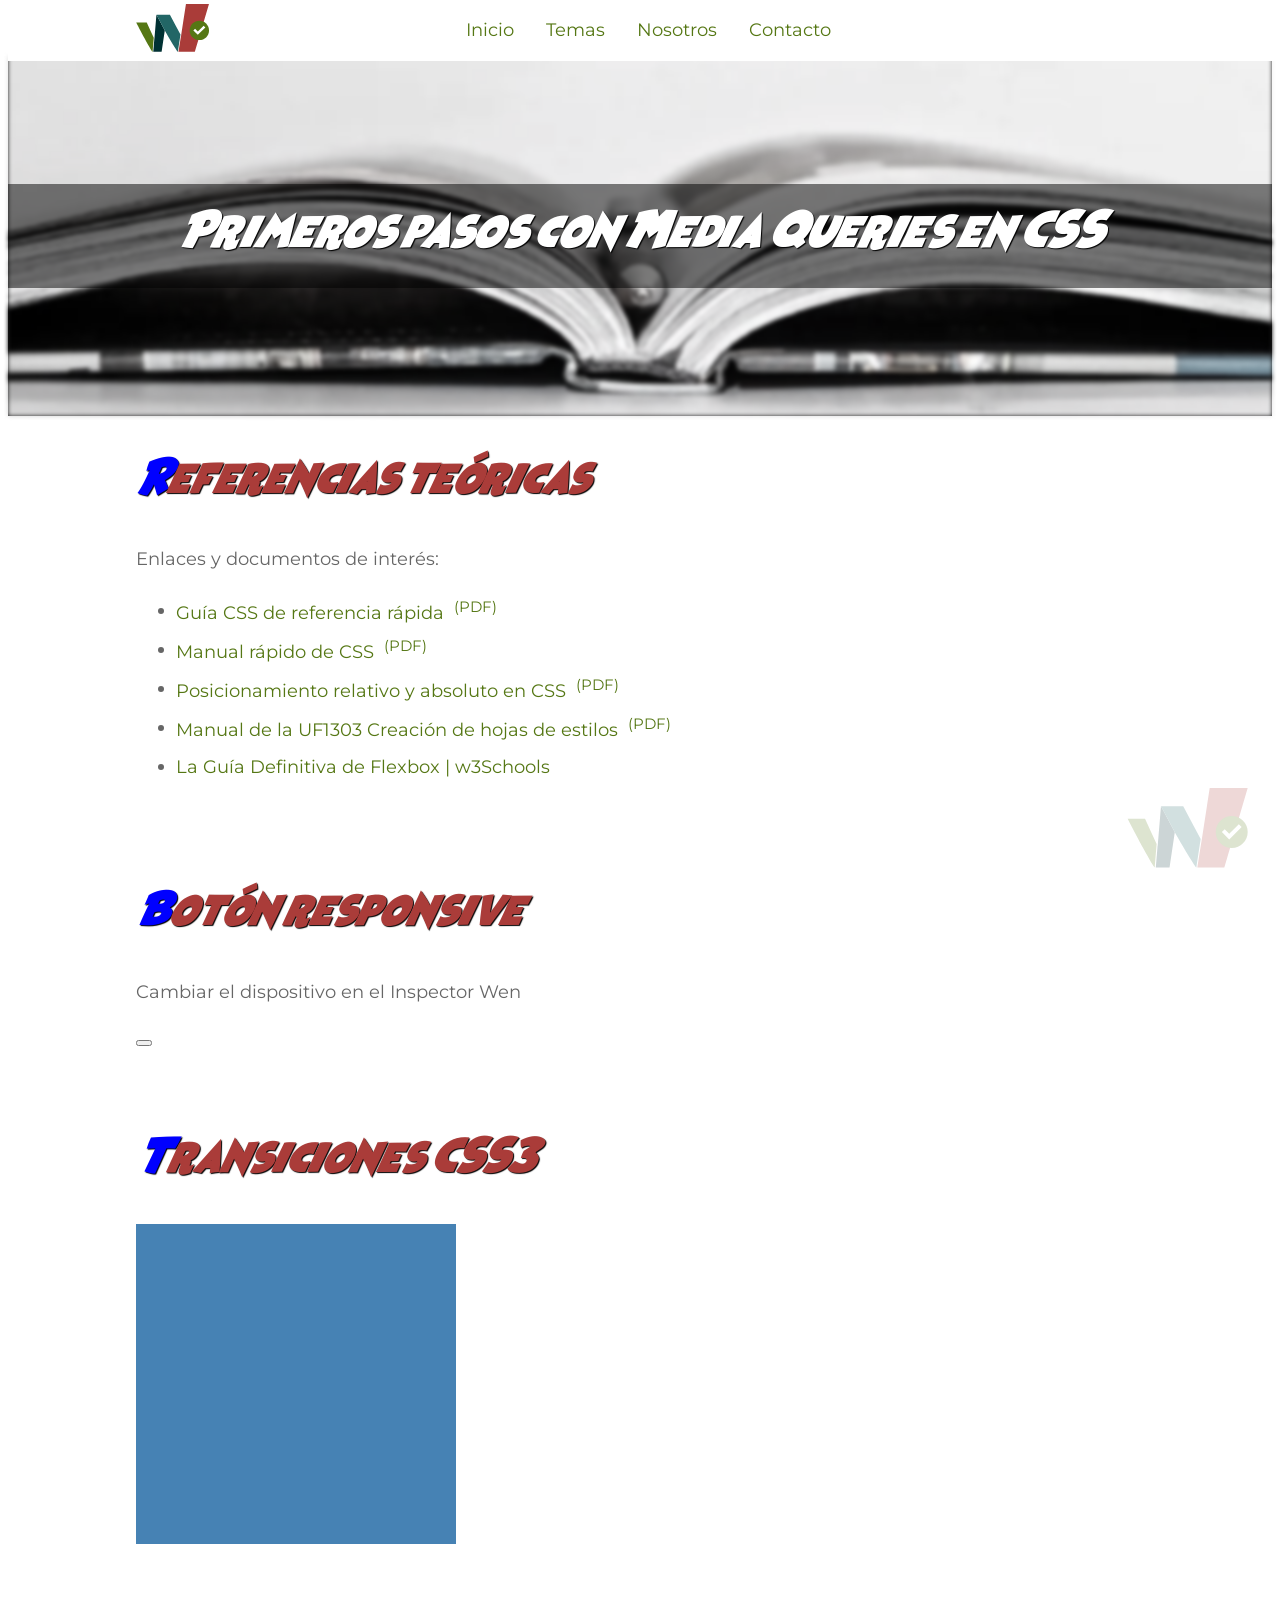
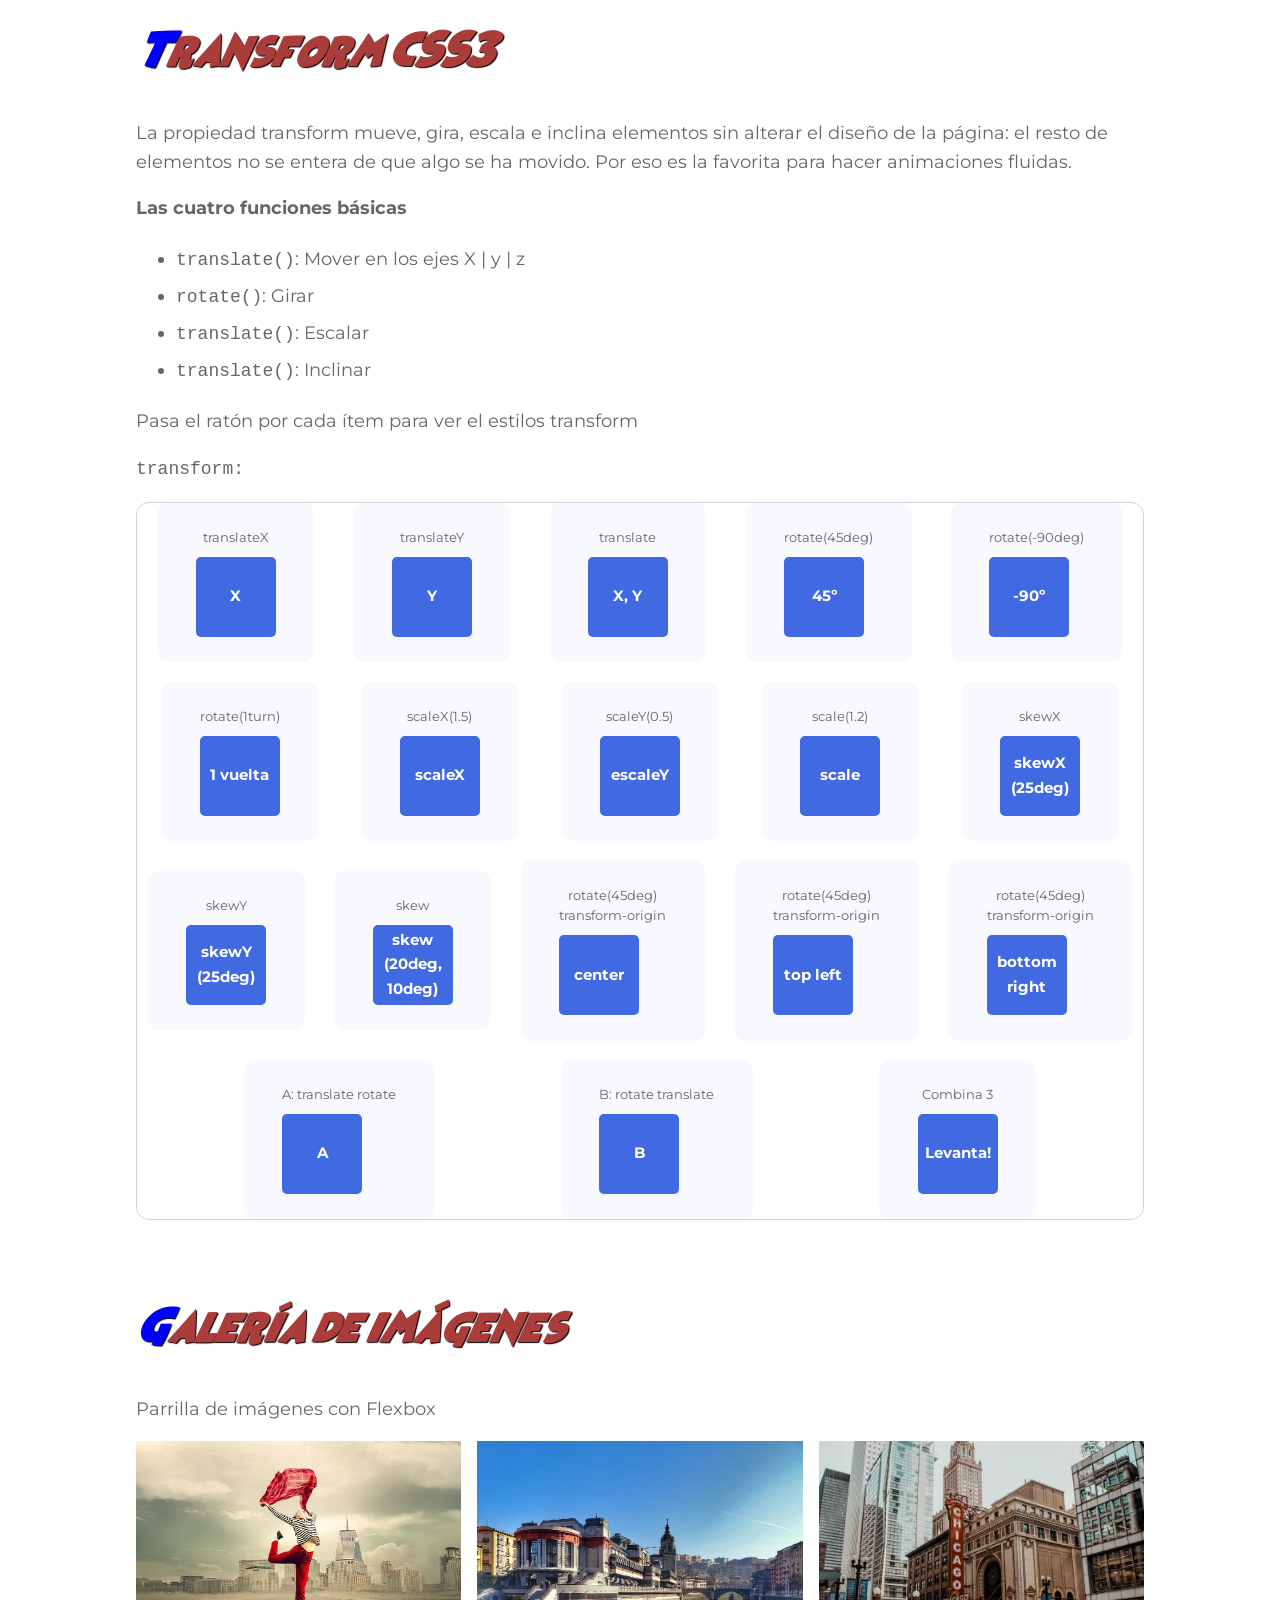
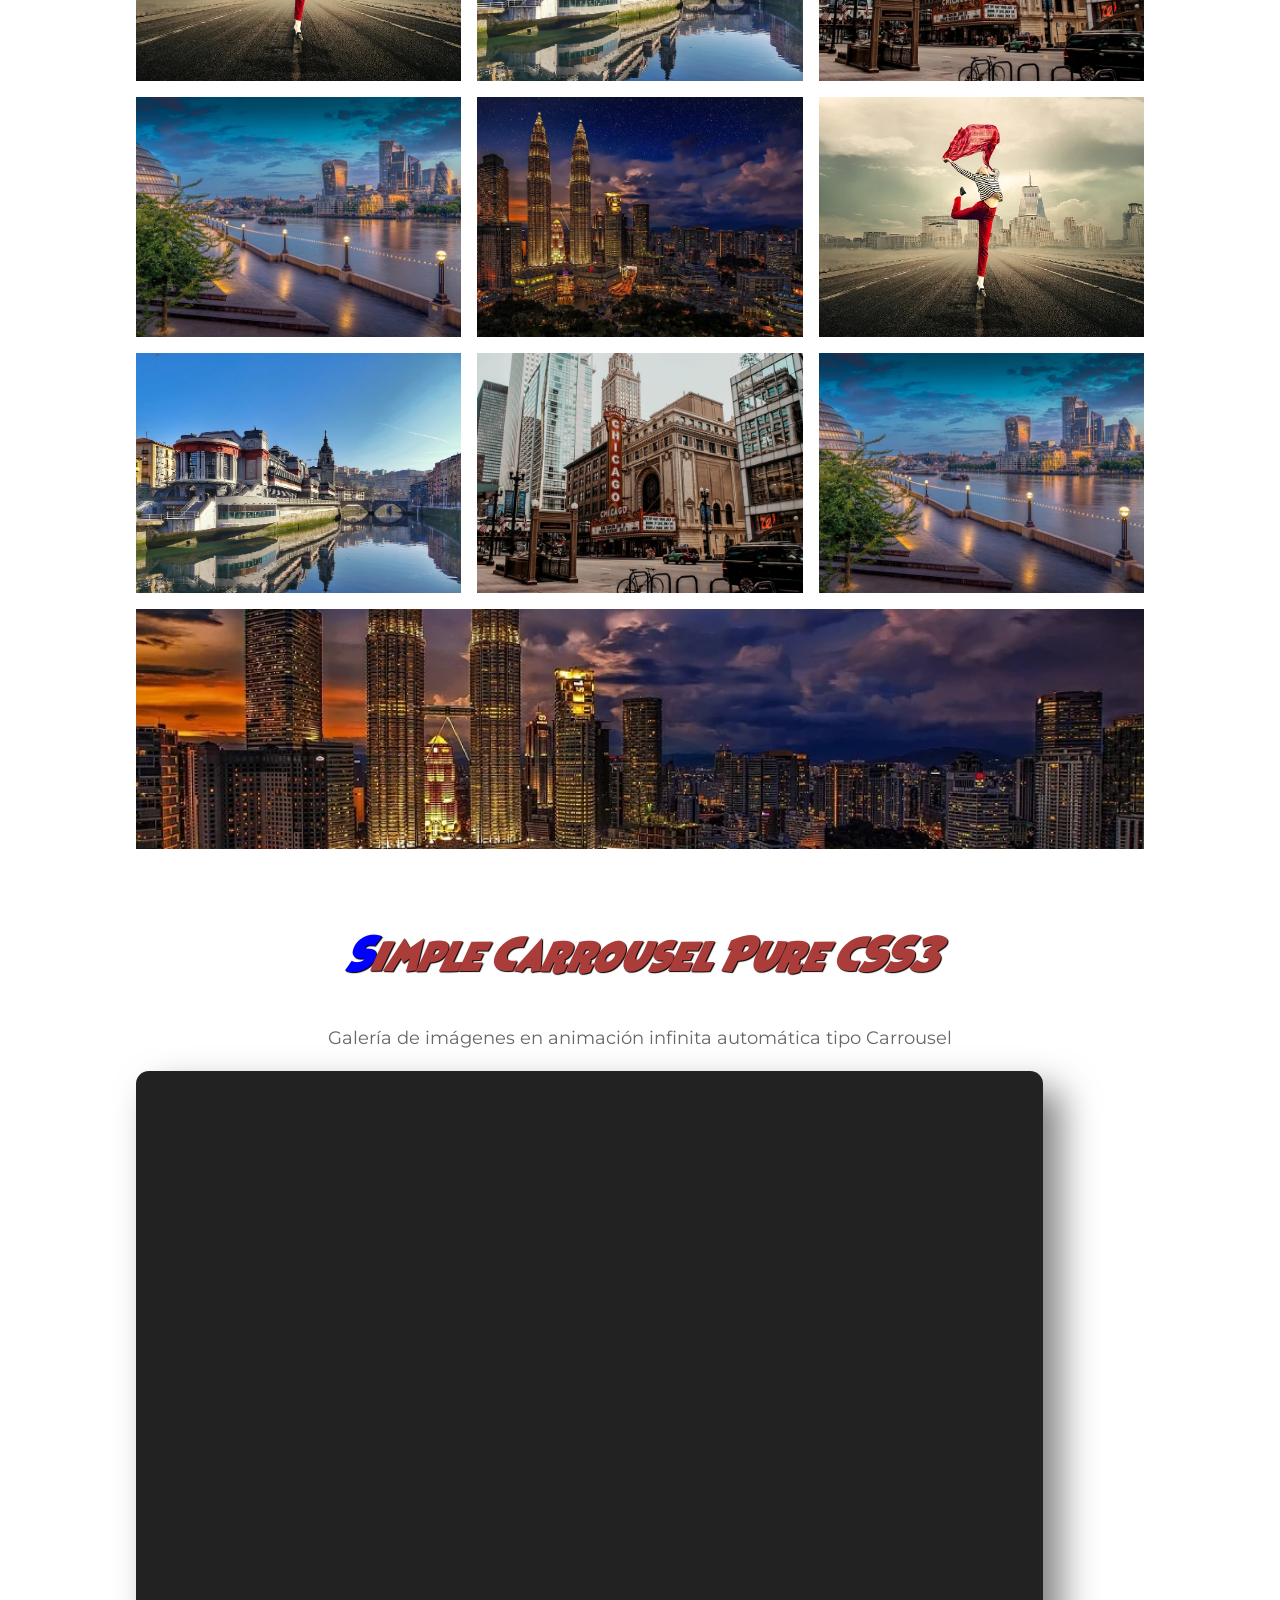
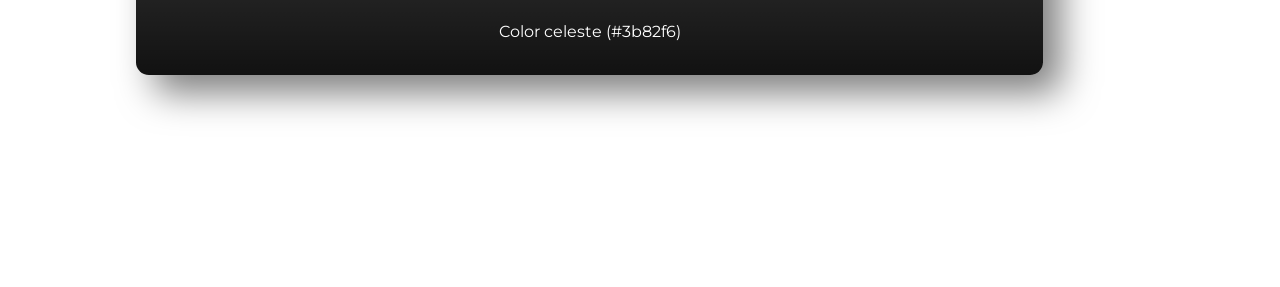
<file: index.html>
<!doctype html>
<html lang="en">
    <head>
        <!-- Juego de caracteres de casi todos los idiomas humanos (incluidos ñ, tildes ...) -->
        <meta charset="utf-8" />
        <!-- Escala inicial y renderizado _responsive_ por el ancho del dispositivo -->
        <meta name="viewport" content="width=device-width, initial-scale=1.0" />
        <!-- Compatibilidad con Microsoft Explorer -->
        <meta http-equiv="X-UA-Compatible" content="ie=edge" />
        <!-- Indéxame NO y sígueme NO -->
        <meta name="robots" content="noIndex, noFollow" />
        <!-- Breve descripción del sitio que se verá en los resultados de búsqueda -->
        <meta name="description" content="Sitio web de prueba elaborado en el curso de Confección y Publicación de Páginas Web (IFCD0110). Unidad Formativa UF1303, Elaboración de hojas de estilos" />

        <!-- Utilícese una hoja de estilos Normalize -->
        <link rel="stylesheet" href="https://necolas.github.io/normalize.css/latest/normalize.css" />

        <!-- Hojas de estilos de terceros -->

        <!-- Google Fonts -->
        <link rel="preconnect" href="https://fonts.googleapis.com" />
        <link rel="preconnect" href="https://fonts.gstatic.com" crossorigin />
        <link href="https://fonts.googleapis.com/css2?family=Grandstander:ital,wght@0,100..900;1,100..900&display=swap" rel="stylesheet" />

        <link rel="preconnect" href="https://fonts.googleapis.com" />
        <link rel="preconnect" href="https://fonts.gstatic.com" crossorigin />
        <link href="https://fonts.googleapis.com/css2?family=Montserrat:ital,wght@0,100..900;1,100..900&display=swap" rel="stylesheet" />

        <!-- Hover.css de ianlunn.github.io -->
        <!-- <link rel="stylesheet" href="assets/css/hover.css" /> -->

        <!-- Ruta a nuestras hojas de estilos -->
        <link rel="stylesheet" href="assets/css/visibilidad.css" />
        <link rel="stylesheet" href="assets/css/vars.css" />
        <link rel="stylesheet" href="assets/css/transitions.css" />
        <link rel="stylesheet" href="assets/css/images.css" />
        <link rel="stylesheet" href="assets/css/carrousel.css" />

        <link rel="stylesheet" href="assets/css/typografia.css" />
        <link rel="stylesheet" href="assets/css/menu.css" />
        <link rel="stylesheet" href="assets/css/estilos.css" />

        <!-- Título de la pestaña del navegador -->
        <title>UF1303 | Elaboración de hojas de estilos</title>
    </head>

    <body>
        <header>
            <a href="#" class="no-border" title="Página principal">
                <figure class="logo"></figure>
                <h1 class="pechado">Elaboración de hojas de estilos (UF1303)</h1>
            </a>
            <!-- Slogan -->
            <p class="pechado">Curso de Confección Publicación de Páginas Web</p>
        </header>

        <nav class="principal" aria-label="Navegación principal">
            <h2 class="pechado">Menú Principal</h2>
            <input id="icon-menu" name="icon-menu" type="checkbox" />
            <label for="icon-menu" class="icon-menu" aria-label="Abrir/Cerrar menú">Menú</label>
            <ul>
                <li>
                    <a href="../index.html">Inicio</a>
                </li>
                <li>
                    <a href="#">Temas</a>
                    <ul>
                        <li>
                            <a href="textos.html">Textos</a>
                        </li>
                        <li>
                            <a href="imagenes.html">Imagenes</a>
                        </li>
                    </ul>
                </li>
                <li>
                    <a href="#">Nosotros</a>
                </li>
                <li>
                    <a href="#">Contacto</a>
                </li>
            </ul>
        </nav>

        <main class="agua">
            <section>
                <header class="img-before portada">
                    <h2>Primeros pasos con Media Queries en CSS</h2>
                </header>
                <article>
                    <h3>Referencias teóricas</h3>
                    <figure class="hover-css pechado"></figure>
                    <p>Enlaces y documentos de interés:</p>
                    <ul class="enlaces-pdf">
                        <li>
                            <a href="assets/pdf/CSS_Guia_ref_rap.pdf" target="_blank" title="Abrir documento pdf en una pestaña nueva"
                                >Guía CSS de referencia rápida&nbsp;
                                <sup>(PDF)</sup>
                            </a>
                        </li>
                        <li>
                            <a href="assets/pdf/CSS_Manual_rapido.pdf" target="_blank" title="Abrir documento pdf en una pestaña nueva"
                                >Manual rápido de CSS&nbsp;
                                <sup>(PDF)</sup>
                            </a>
                        </li>
                        <li>
                            <a href="assets/pdf/CSS_posicionamiento_relativo_absoluto.pdf" target="_blank" title="Abrir documento pdf en una pestaña nueva"
                                >Posicionamiento relativo y absoluto en CSS&nbsp;
                                <sup>(PDF)</sup>
                            </a>
                        </li>
                        <li>
                            <a href="assets/pdf/UF1303_Elaboracion-hojas-de-estilo.pdf" target="_blank" title="Abrir documento pdf en una pestaña nueva"
                                >Manual de la UF1303 Creación de hojas de estilos&nbsp;
                                <sup>(PDF)</sup>
                            </a>
                        </li>
                        <li>
                            <a href="https://es.w3docs.com/learn-css/the-ultimate-guide-to-flexbox" target="_blank" title="Ver tutorial de la w3Schools"> La Guía Definitiva de Flexbox | w3Schools</a>
                        </li>
                    </ul>
                </article>

                <article class="wu-article-queries">
                    <h3>Botón responsive</h3>
                    <p>Cambiar el dispositivo en el Inspector Wen</p>
                    <button class="wu-button-queries"></button>
                </article>

                <article>
                    <h3>Transiciones CSS3</h3>
                    <figure class="wu-transicion-color"></figure>
                </article>

                <article>
                    <h3>Transform CSS3</h3>
                    <p>La propiedad transform mueve, gira, escala e inclina elementos sin alterar el diseño de la página: el resto de elementos no se entera de que algo se ha movido. Por eso es la favorita para hacer animaciones fluidas.</p>
                    <p><strong>Las cuatro funciones básicas</strong></p>
                    <ul class="enlaces-pdf">
                        <li><code>translate()</code>: Mover en los ejes X | y | z</li>
                        <li><code>rotate()</code>: Girar</li>
                        <li><code>translate()</code>: Escalar</li>
                        <li><code>translate()</code>: Inclinar</li>
                    </ul>
                    <p>Pasa el ratón por cada ítem para ver el estilos transform</p>
                    <p><code>transform: </code></p>
                    <ul class="transformers">
                        <li>
                            <span>translateX</span>
                            <figure class="translateX">
                                <figcaption>X</figcaption>
                            </figure>
                        </li>
                        <li>
                            <span>translateY</span>
                            <figure class="translateY">
                                <figcaption>Y</figcaption>
                            </figure>
                        </li>
                        <li>
                            <span>translate</span>
                            <figure class="translate">
                                <figcaption>X, Y</figcaption>
                            </figure>
                        </li>
                        <li>
                            <span>rotate(45deg)</span>
                            <figure class="rotate45">
                                <figcaption>45º</figcaption>
                            </figure>
                        </li>
                        <li>
                            <span>rotate(-90deg)</span>
                            <figure class="rotate-90">
                                <figcaption>-90º</figcaption>
                            </figure>
                        </li>
                        <li>
                            <span>rotate(1turn)</span>
                            <figure class="rotate360">
                                <figcaption>1 vuelta</figcaption>
                            </figure>
                        </li>
                        <li>
                            <span>scaleX(1.5)</span>
                            <figure class="scaleX">
                                <figcaption>scaleX</figcaption>
                            </figure>
                        </li>
                        <li>
                            <span>scaleY(0.5)</span>
                            <figure class="scaleY">
                                <figcaption>escaleY</figcaption>
                            </figure>
                        </li>
                        <li>
                            <span>scale(1.2)</span>
                            <figure class="scale">
                                <figcaption>scale</figcaption>
                            </figure>
                        </li>
                        <li>
                            <span>skewX</span>
                            <figure class="skewX">
                                <figcaption>skewX (25deg)</figcaption>
                            </figure>
                        </li>
                        <li>
                            <span>skewY</span>
                            <figure class="skewY">
                                <figcaption>skewY (25deg)</figcaption>
                            </figure>
                        </li>
                        <li>
                            <span>skew</span>
                            <figure class="skew">
                                <figcaption>skew (20deg, 10deg)</figcaption>
                            </figure>
                        </li>
                        <li>
                            <div>rotate(45deg)</div>
                            <span>transform-origin</span>
                            <figure class="rotate45 origin-center">
                                <figcaption>center</figcaption>
                            </figure>
                        </li>
                        <li>
                            <div>rotate(45deg)</div>
                            <span>transform-origin</span>
                            <figure class="rotate45 origin-top-left">
                                <figcaption>top left</figcaption>
                            </figure>
                        </li>
                        <li>
                            <div>rotate(45deg)</div>
                            <span>transform-origin</span>
                            <figure class="rotate45 origin-bottom-right">
                                <figcaption>bottom right</figcaption>
                            </figure>
                        </li>
                        <li>
                            <span>A: translate rotate</span>
                            <figure class="translate-rotate">
                                <figcaption>A</figcaption>
                            </figure>
                        </li>
                        <li>
                            <span>B: rotate translate</span>
                            <figure class="rotate-translate">
                                <figcaption>B</figcaption>
                            </figure>
                        </li>
                        <li>
                            <span>Combina 3</span>
                            <figure class="combina3">
                                <figcaption>Levanta!</figcaption>
                            </figure>
                        </li>
                    </ul>
                </article>

                <article class="galeria-flex">
                    <h3>Galería de imágenes</h3>
                    <p>Parrilla de imágenes con Flexbox</p>

                    <ul class="galeria">
                        <li>
                            <figure class="img-before diapositiva-1">
                                <figcaption>Foto 1</figcaption>
                            </figure>
                        </li>

                        <li>
                            <figure class="img-before diapositiva-2">
                                <figcaption>Foto 2</figcaption>
                            </figure>
                        </li>

                        <li>
                            <figure class="img-before diapositiva-3">
                                <figcaption>Foto 3</figcaption>
                            </figure>
                        </li>

                        <li>
                            <figure class="img-before diapositiva-4">
                                <figcaption>Foto 4</figcaption>
                            </figure>
                        </li>

                        <li>
                            <figure class="img-before diapositiva-5">
                                <figcaption>Foto 5</figcaption>
                            </figure>
                        </li>
                        <li>
                            <figure class="img-before diapositiva-1">
                                <figcaption>Foto 1</figcaption>
                            </figure>
                        </li>

                        <li>
                            <figure class="img-before diapositiva-2">
                                <figcaption>Foto 2</figcaption>
                            </figure>
                        </li>

                        <li>
                            <figure class="img-before diapositiva-3">
                                <figcaption>Foto 3</figcaption>
                            </figure>
                        </li>

                        <li>
                            <figure class="img-before diapositiva-4">
                                <figcaption>Foto 4</figcaption>
                            </figure>
                        </li>

                        <li>
                            <figure class="img-before diapositiva-5">
                                <figcaption>Foto 5</figcaption>
                            </figure>
                        </li>
                    </ul>
                </article>

                <article class="carrousel-container">
                    <h3>Simple Carrousel Pure CSS3</h3>
                    <p>Galería de imágenes en animación infinita automática tipo Carrousel</p>
                    <ul class="carrousel">
                        <li>
                            <figure class="img-before">
                                <figcaption>Color celeste <small>(#3b82f6)</small></figcaption>
                            </figure>
                        </li>

                        <li>
                            <figure class="img-before">
                                <figcaption>Color Amarillento <small>(#bdc011)</small></figcaption>
                            </figure>
                        </li>

                        <li>
                            <figure class="img-before">
                                <figcaption>Color rosado <small>(#d265b5)</small></figcaption>
                            </figure>
                        </li>

                        <li>
                            <figure class="img-before">
                                <figcaption>Color Azulón <small>(#3711c0)</small></figcaption>
                            </figure>
                        </li>

                        <li>
                            <figure class="img-before">
                                <figcaption>Color Verdoso <small>(#11c09d)</small></figcaption>
                            </figure>
                        </li>
                    </ul>
                </article>
            </section>
        </main>
        <footer></footer>
    </body>
</html>
</file>
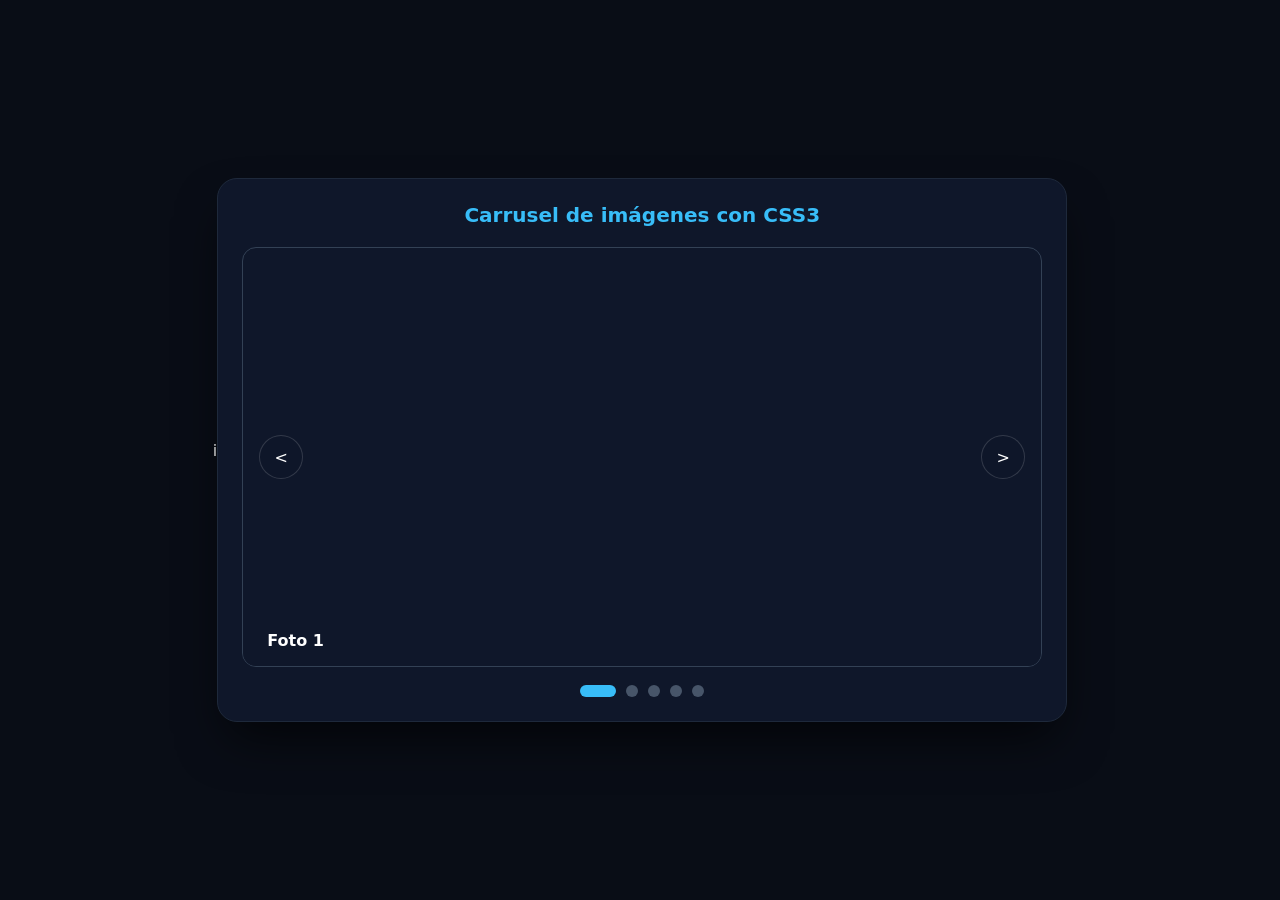
<file: temas/carrousel-n2.html>
i
<!DOCTYPE html>
<html lang="es">

<head>
  <meta charset="UTF-8">
  <meta name="viewport" content="width=device-width, initial-scale=1.0">
  <title>Carrusel de imágenes con CSS3</title>
  <style>
    /* Reset básico */
    * {
      box-sizing: border-box;
      margin: 0;
      padding: 0;
    }

    body {
      background-color: #090d16;
      font-family: system-ui, sans-serif;
      display: flex;
      justify-content: center;
      align-items: center;
      min-height: 100vh;
      padding: 1rem;
      color: #fff;
    }

    /* Contenedor principal semántico article */
    article.carousel-container {
      position: relative;
      width: 100%;
      max-width: 850px;
      background-color: #0f172a;
      border: 1px solid #1e293b;
      border-radius: 20px;
      padding: 24px;
      box-shadow: 0 25px 50px -12px rgba(0, 0, 0, 0.7);
    }

    /* Título h3 */
    article.carousel-container h3 {
      font-size: 1.25rem;
      color: #38bdf8;
      margin-bottom: 20px;
      text-align: center;
    }

    /* Ocultar las radios de control */
    article.carousel-container input[type="radio"] {
      display: none;
    }

    /* Marco del viewport */
    .carousel-viewport {
      position: relative;
      width: 100%;
      height: 420px;
      overflow: hidden;
      border-radius: 14px;
      border: 1px solid #334155;
    }

    /* Pista deslizante UL */
    ul.carousel-track {
      display: flex;
      width: 500%;
      height: 100%;
      list-style: none;
      transition: transform 0.6s cubic-bezier(0.25, 1, 0.5, 1);
    }

    ul.carousel-track li.slide {
      width: 20%;
      height: 100%;
    }

    ul.carousel-track figure {
      position: relative;
      width: 100%;
      height: 100%;
      display: flex;
      align-items: flex-end;
    }

    /* Imágenes integradas en figure::before */
    ul.carousel-track figure::before {
      content: "";
      position: absolute;
      top: 0;
      left: 0;
      width: 100%;
      height: 100%;
      background-size: cover;
      background-position: center;
      z-index: 1;
    }

    ul.carousel-track li:nth-child(1) figure::before {
      background-image: url('https://images.unsplash.com/photo-1506744038136-46273834b3fb?w=1200');
    }

    ul.carousel-track li:nth-child(2) figure::before {
      background-image: url('https://images.unsplash.com/photo-1511447333015-45b65e60f6d5?w=1200');
    }

    ul.carousel-track li:nth-child(3) figure::before {
      background-image: url('https://images.unsplash.com/photo-1470071459604-3b5ec3a7fe05?w=1200');
    }

    ul.carousel-track li:nth-child(4) figure::before {
      background-image: url('https://images.unsplash.com/photo-1451187580459-43490279c0fa?w=1200');
    }

    ul.carousel-track li:nth-child(5) figure::before {
      background-image: url('https://images.unsplash.com/photo-1472214103451-9374bd1c798e?w=1200');
    }

    /* Leyenda figcaption */
    ul.carousel-track figcaption {
      position: relative;
      z-index: 2;
      width: 100%;
      padding: 16px 24px;
      background: linear-gradient(to top, rgba(15, 23, 42, 0.95), transparent);
      color: #ffffff;
      font-weight: 600;
    }

    /* Desplazamiento mediante CSS3 transform */
    #slide1:checked~.carousel-viewport ul.carousel-track {
      transform: translateX(0%);
    }

    #slide2:checked~.carousel-viewport ul.carousel-track {
      transform: translateX(-20%);
    }

    #slide3:checked~.carousel-viewport ul.carousel-track {
      transform: translateX(-40%);
    }

    #slide4:checked~.carousel-viewport ul.carousel-track {
      transform: translateX(-60%);
    }

    #slide5:checked~.carousel-viewport ul.carousel-track {
      transform: translateX(-80%);
    }

    /* Navegación de Puntos: NAV > UL > LI */
    nav.carousel-dots-nav {
      margin-top: 18px;
    }

    nav.carousel-dots-nav ul.carousel-dots-list {
      display: flex;
      justify-content: center;
      gap: 10px;
      list-style: none;
    }

    nav.carousel-dots-nav ul.carousel-dots-list li label {
      display: block;
      width: 12px;
      height: 12px;
      background-color: #475569;
      border-radius: 9999px;
      cursor: pointer;
      transition: all 0.3s;
    }

    #slide1:checked~nav.carousel-dots-nav ul li label[for="slide1"],
    #slide2:checked~nav.carousel-dots-nav ul li label[for="slide2"],
    #slide3:checked~nav.carousel-dots-nav ul li label[for="slide3"],
    #slide4:checked~nav.carousel-dots-nav ul li label[for="slide4"],
    #slide5:checked~nav.carousel-dots-nav ul li label[for="slide5"] {
      background-color: #38bdf8;
      width: 36px;
    }

    /* Navegación de Flechas: NAV > UL > LI */
    nav.carousel-arrows-nav ul.carousel-arrows-list {
      list-style: none;
    }

    nav.carousel-arrows-nav ul.carousel-arrows-list li.arrow-group {
      display: none;
      position: absolute;
      top: 0;
      left: 0;
      width: 100%;
      height: 100%;
      justify-content: space-between;
      align-items: center;
      padding: 0 16px;
      pointer-events: none;
      z-index: 10;
    }

    nav.carousel-arrows-nav ul.carousel-arrows-list li.arrow-group label {
      pointer-events: auto;
      width: 44px;
      height: 44px;
      background-color: rgba(15, 23, 42, 0.75);
      border: 1px solid rgba(255, 255, 255, 0.15);
      color: #fff;
      border-radius: 50%;
      display: flex;
      align-items: center;
      justify-content: center;
      cursor: pointer;
    }

    #slide1:checked~.carousel-viewport nav.carousel-arrows-nav ul li.arrow-1,
    #slide2:checked~.carousel-viewport nav.carousel-arrows-nav ul li.arrow-2,
    #slide3:checked~.carousel-viewport nav.carousel-arrows-nav ul li.arrow-3,
    #slide4:checked~.carousel-viewport nav.carousel-arrows-nav ul li.arrow-4,
    #slide5:checked~.carousel-viewport nav.carousel-arrows-nav ul li.arrow-5 {
      display: flex;
    }
  </style>
</head>

<body>

  <!-- Estructura Semántica HTML5 -->
  <article class="carousel-container">
    <h3>Carrusel de imágenes con CSS3</h3>

    <input type="radio" name="carousel" id="slide1" checked>
    <input type="radio" name="carousel" id="slide2">
    <input type="radio" name="carousel" id="slide3">
    <input type="radio" name="carousel" id="slide4">
    <input type="radio" name="carousel" id="slide5">

    <section class="carousel-viewport">
      <ul class="carousel-track">
        <li class="slide">
          <figure>
            <figcaption>Foto 1</figcaption>
          </figure>
        </li>
        <li class="slide">
          <figure>
            <figcaption>Foto 2</figcaption>
          </figure>
        </li>
        <li class="slide">
          <figure>
            <figcaption>Foto 3</figcaption>
          </figure>
        </li>
        <li class="slide">
          <figure>
            <figcaption>Foto 4</figcaption>
          </figure>
        </li>
        <li class="slide">
          <figure>
            <figcaption>Foto 5</figcaption>
          </figure>
        </li>
      </ul>

      <nav class="carousel-arrows-nav">
        <ul class="carousel-arrows-list">
          <li class="arrow-group arrow-1"><label for="slide5">&lt;</label><label for="slide2">&gt;</label></li>
          <li class="arrow-group arrow-2"><label for="slide1">&lt;</label><label for="slide3">&gt;</label></li>
          <li class="arrow-group arrow-3"><label for="slide2">&lt;</label><label for="slide4">&gt;</label></li>
          <li class="arrow-group arrow-4"><label for="slide3">&lt;</label><label for="slide5">&gt;</label></li>
          <li class="arrow-group arrow-5"><label for="slide4">&lt;</label><label for="slide1">&gt;</label></li>
        </ul>
      </nav>
    </section>

    <nav class="carousel-dots-nav">
      <ul class="carousel-dots-list">
        <li><label for="slide1"></label></li>
        <li><label for="slide2"></label></li>
        <li><label for="slide3"></label></li>
        <li><label for="slide4"></label></li>
        <li><label for="slide5"></label></li>
      </ul>
    </nav>
  </article>

</body>

</html>
</file>
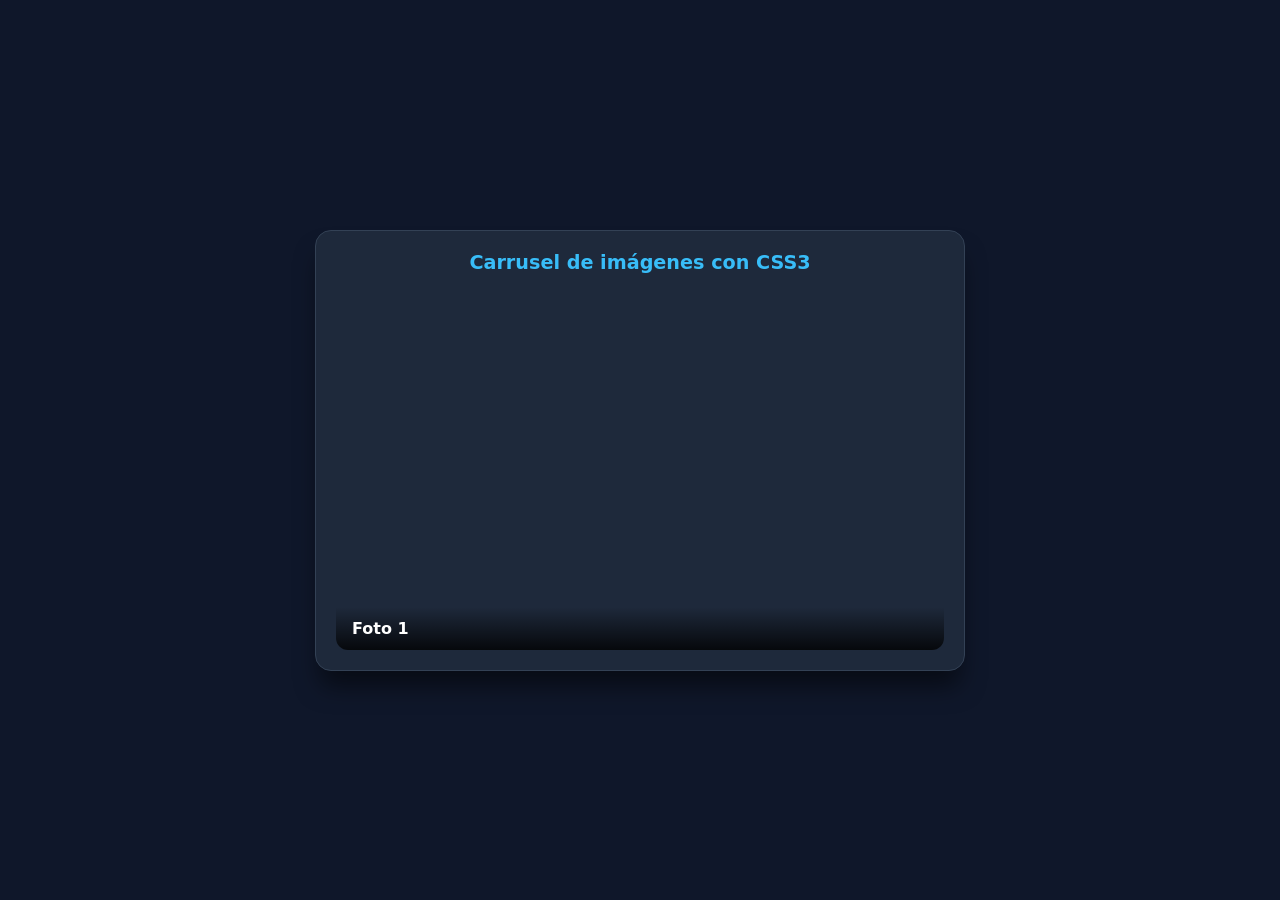
<file: temas/carrousel.html>
<!DOCTYPE html>
<html lang="es">

<head>
	<meta charset="UTF-8">
	<meta name="viewport" content="width=device-width, initial-scale=1.0">
	<title>Carrusel Automático CSS3 Semántico</title>
	<style>
		/* Reset básico */
		* {
			box-sizing: border-box;
			margin: 0;
			padding: 0;
		}

		body {
			font-family: system-ui, -apple-system, sans-serif;
			background-color: #0f172a;
			color: #ffffff;
			display: flex;
			justify-content: center;
			align-items: center;
			min-height: 100vh;
			padding: 20px;
		}

		/* 1. Contenedor Semántico Principal */
		article.carousel-container {
			width: 100%;
			max-width: 650px;
			background-color: #1e293b;
			border: 1px solid #334155;
			border-radius: 16px;
			padding: 20px;
			box-shadow: 0 20px 25px -5px rgba(0, 0, 0, 0.5);
		}

		article.carousel-container h3 {
			text-align: center;
			color: #38bdf8;
			font-size: 1.2rem;
			margin-bottom: 16px;
		}

		/* 2. Marco Visible (Viewport) */
		.carousel-viewport {
			position: relative;
			width: 100%;
			height: 360px;
			overflow: hidden;
			/* Oculta las diapositivas fuera de marco */
			border-radius: 12px;
		}

		/* 3. Tira Deslizante UL */
		ul.carousel-track {
			display: flex;
			width: 500%;
			/* 5 fotos x 100% del marco */
			height: 100%;
			list-style: none;

			/* Animación en bucle */
			animation: carrusel-auto 20s infinite ease-in-out;
		}

		/* Cada slide ocupa el 20% del total (equivale al 100% del marco) */
		ul.carousel-track li.slide {
			width: 20%;
			height: 100%;
		}

		ul.carousel-track figure {
			position: relative;
			width: 100%;
			height: 100%;
			display: flex;
			align-items: flex-end;
		}

		/* Carga de la imagen mediante figure::before */
		ul.carousel-track figure::before {
			content: "";
			position: absolute;
			top: 0;
			left: 0;
			width: 100%;
			height: 100%;
			background-size: cover;
			background-position: center;
			z-index: 1;
		}

		/* Asignación de imágenes */
		ul.carousel-track li:nth-child(1) figure::before {
			background-image: url('https://picsum.photos/id/1018/800/500');
		}

		ul.carousel-track li:nth-child(2) figure::before {
			background-image: url('https://picsum.photos/id/1015/800/500');
		}

		ul.carousel-track li:nth-child(3) figure::before {
			background-image: url('https://picsum.photos/id/1019/800/500');
		}

		ul.carousel-track li:nth-child(4) figure::before {
			background-image: url('https://picsum.photos/id/1025/800/500');
		}

		ul.carousel-track li:nth-child(5) figure::before {
			background-image: url('https://picsum.photos/id/1035/800/500');
		}

		/* Leyenda Semántica */
		ul.carousel-track figcaption {
			position: relative;
			z-index: 2;
			width: 100%;
			padding: 12px 16px;
			background: linear-gradient(to top, rgba(0, 0, 0, 0.8), transparent);
			color: #ffffff;
			font-weight: bold;
		}

		/* 4. Animación con @keyframes */
		@keyframes carrusel-auto {

			0%,
			15% {
				transform: translateX(0%);
			}

			20%,
			35% {
				transform: translateX(-20%);
			}

			40%,
			55% {
				transform: translateX(-40%);
			}

			60%,
			75% {
				transform: translateX(-60%);
			}

			80%,
			95% {
				transform: translateX(-80%);
			}

			100% {
				transform: translateX(0%);
			}
		}
	</style>
</head>

<body>

	<!-- Estrutura Semántica HTML5 -->
	<article class="carousel-container">
		<h3>Carrusel de imágenes con CSS3</h3>

		<div class="carousel-viewport">
			<ul class="carousel-track">
				<li class="slide">
					<figure>
						<figcaption>Foto 1</figcaption>
					</figure>
				</li>
				<li class="slide">
					<figure>
						<figcaption>Foto 2</figcaption>
					</figure>
				</li>
				<li class="slide">
					<figure>
						<figcaption>Foto 3</figcaption>
					</figure>
				</li>
				<li class="slide">
					<figure>
						<figcaption>Foto 4</figcaption>
					</figure>
				</li>
				<li class="slide">
					<figure>
						<figcaption>Foto 5</figcaption>
					</figure>
				</li>
			</ul>
		</div>
	</article>

</body>

</html>
</file>
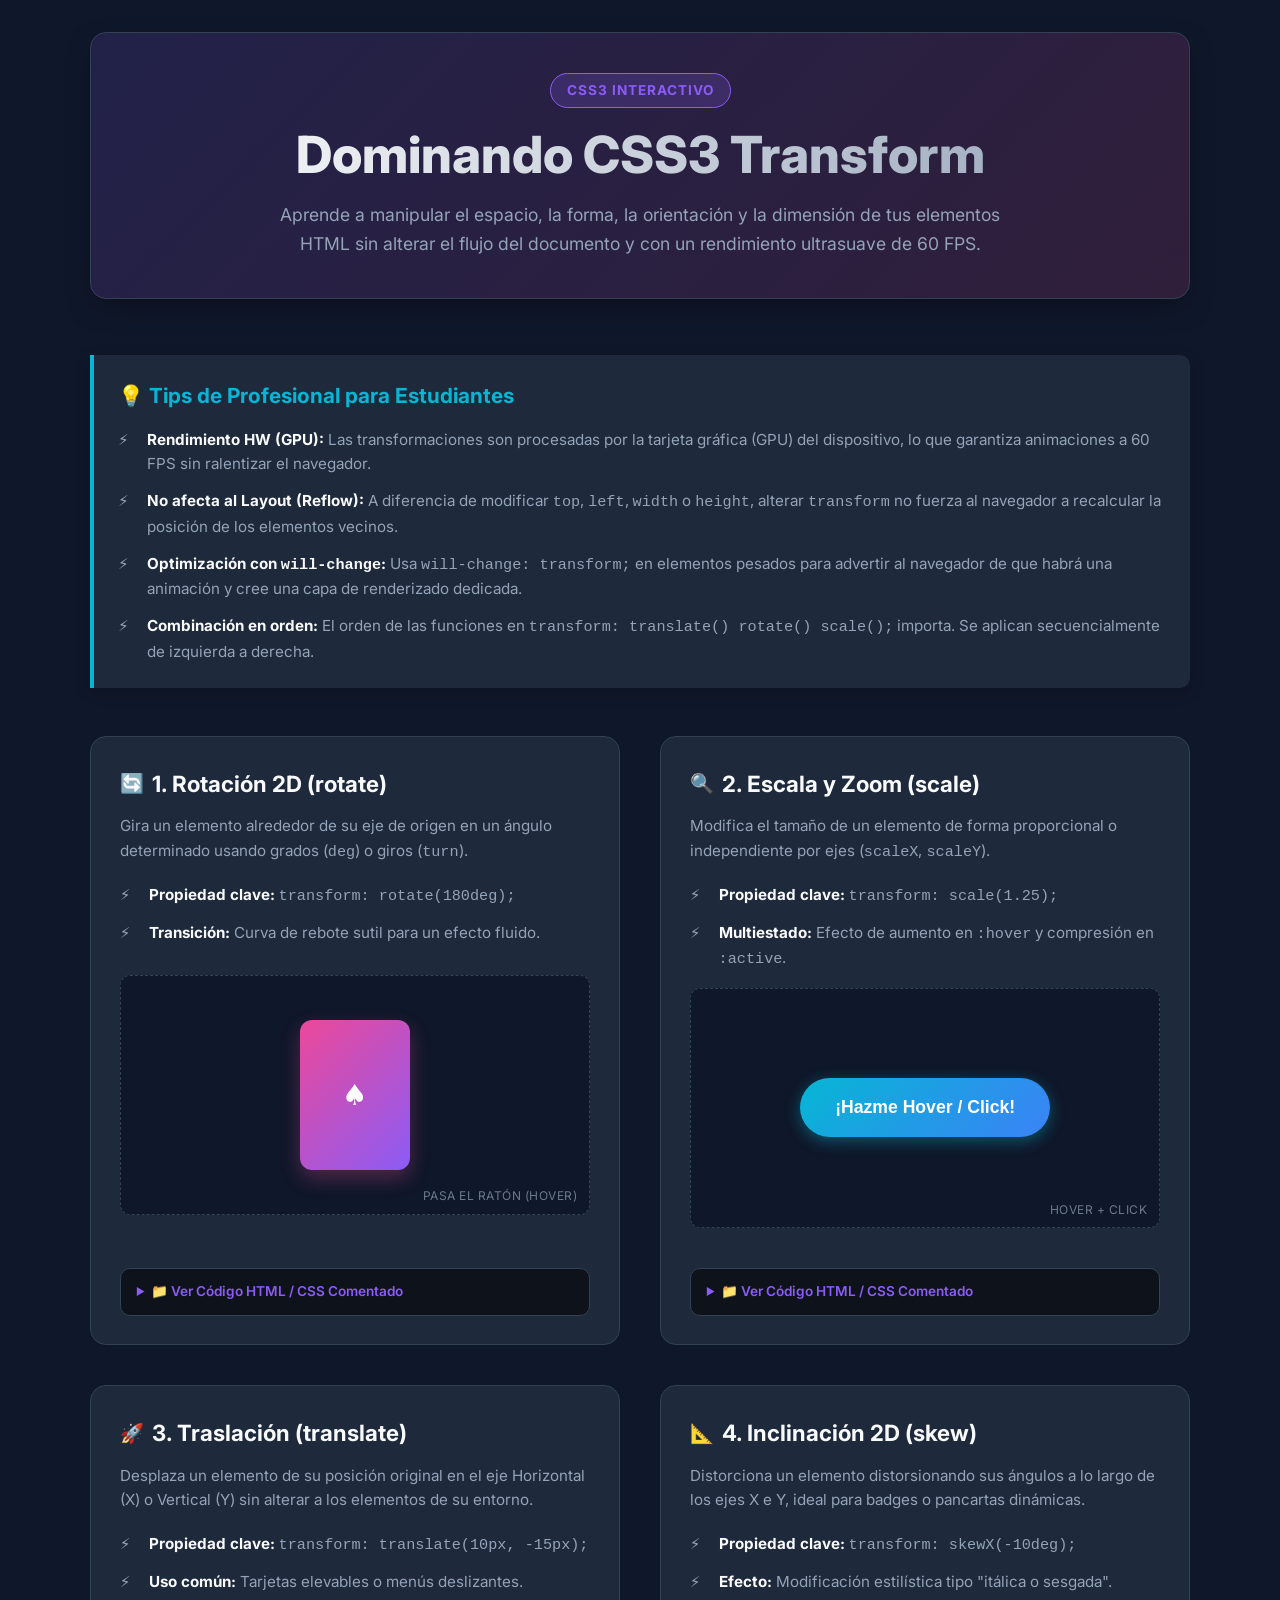
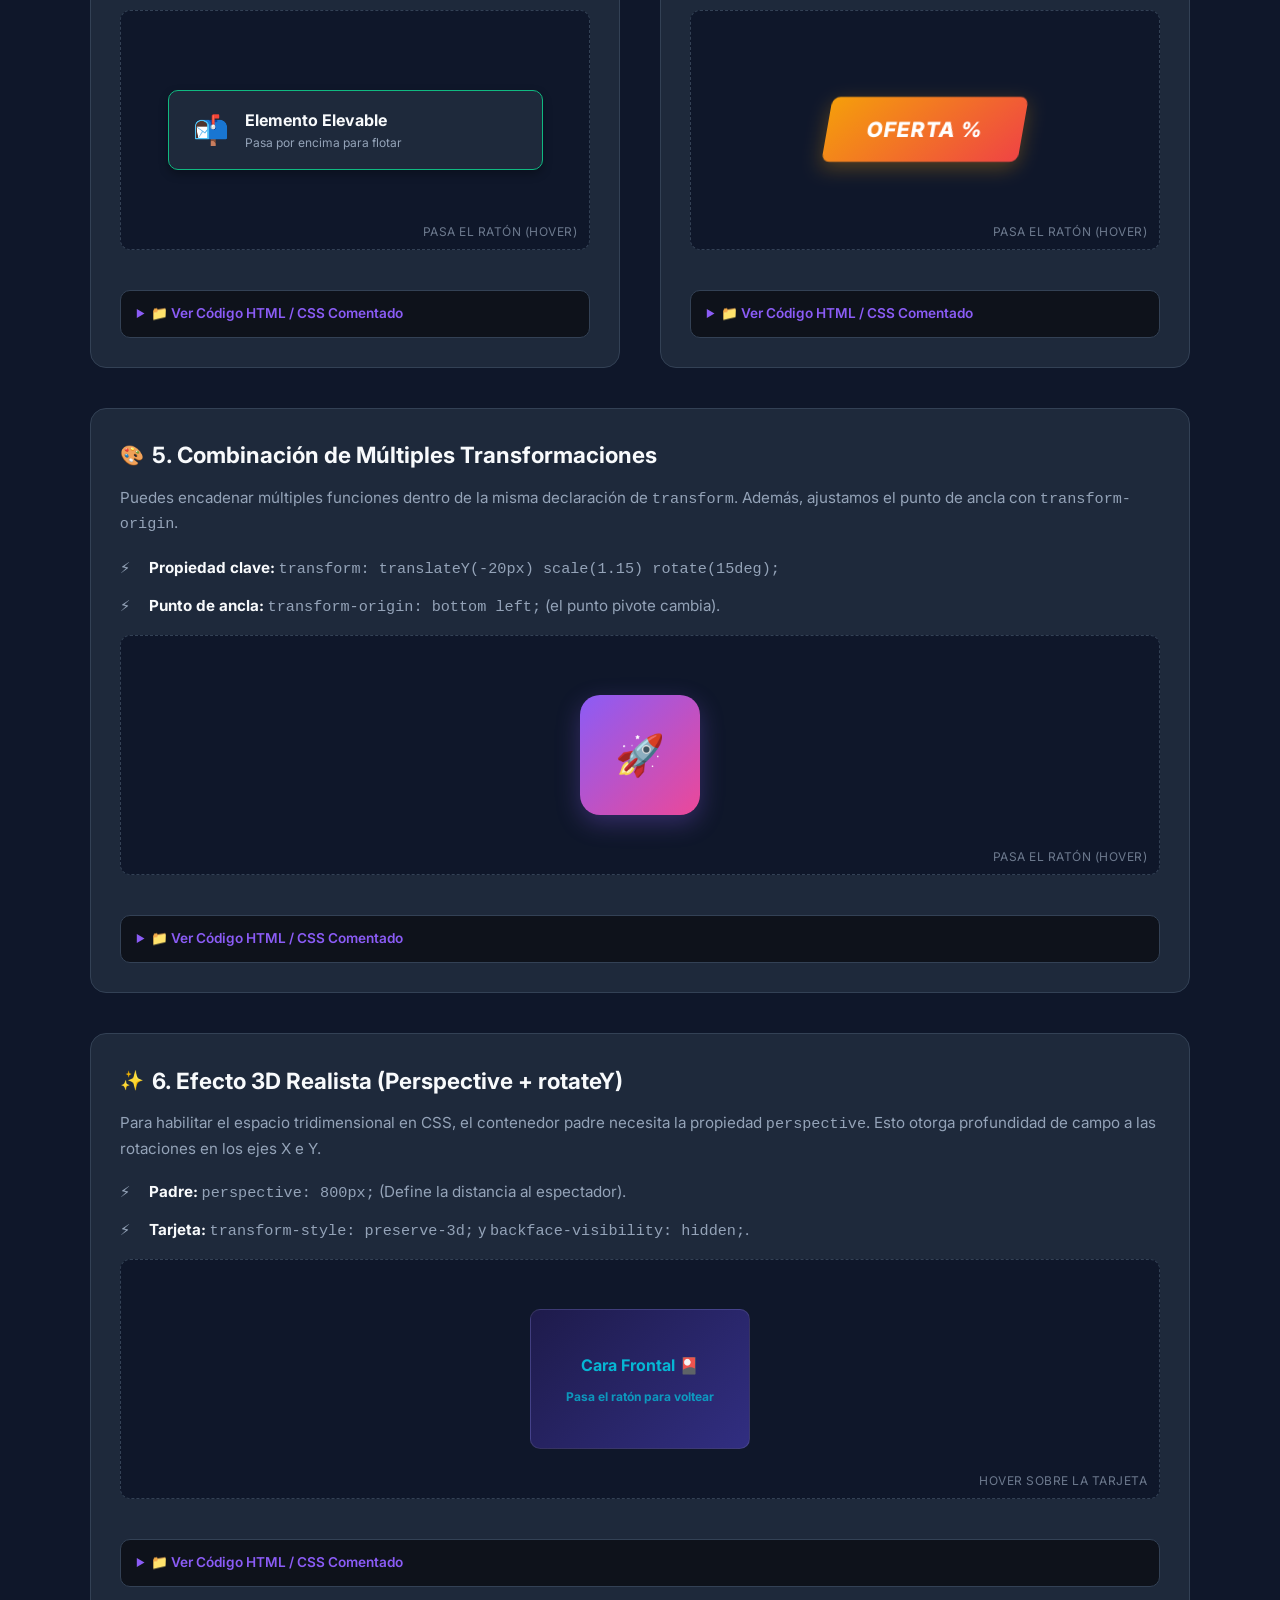
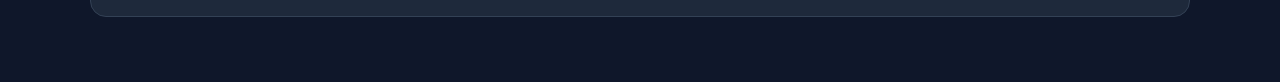
<file: temas/transform-dark.html>
<!DOCTYPE html>
<html lang="es">
<head>
    <meta charset="UTF-8">
    <meta name="viewport" content="width=device-width, initial-scale=1.0">
    <title>Masterclass CSS3 Transform: Ejercicios Interactivos</title>
    <!-- Fuente Google Inter -->
    <link rel="preconnect" href="https://fonts.googleapis.com">
    <link rel="preconnect" href="https://fonts.gstatic.com" crossorigin>
    <link href="https://fonts.googleapis.com/css2?family=Inter:wght@300;400;600;700;800&family=Fira+Code:wght@400;500;600&display=swap" rel="stylesheet">
    
    <style>
        /* ==========================================================================
           1. VARIABLES CSS (CUSTOM PROPERTIES)
           Permiten reutilizar valores de diseño como colores, fuentes y sombras.
           ========================================================================== */
        :root {
            --bg-primary: #0f172a;       /* Azul muy oscuro para el fondo general */
            --bg-card: #1e293b;          /* Azul grisáceo para contenedores */
            --bg-code: #090d16;          /* Fondo extra oscuro para bloques de código */
            --accent-pink: #ec4899;      /* Rosa neón */
            --accent-purple: #8b5cf6;    /* Violeta vibrante */
            --accent-cyan: #06b6d4;      /* Cían vibrante */
            --accent-green: #10b981;     /* Verde esmeralda */
            --accent-amber: #f59e0b;     /* Ámbar / Dorado */
            --text-main: #f8fafc;        /* Blanco suave para lectura principal */
            --text-muted: #94a3b8;       /* Gris claro para textos secundarios */
            --border-color: #334155;    /* Borde sutil para tarjetas */
            --radius-lg: 16px;
            --radius-md: 10px;
        }

        /* RESET BÁSICO */
        * {
            box-sizing: border-box;
            margin: 0;
            padding: 0;
        }

        body {
            font-family: 'Inter', system-ui, -apple-system, sans-serif;
            background-color: var(--bg-primary);
            color: var(--text-main);
            line-height: 1.6;
            padding: 2rem 1rem;
            min-height: 100vh;
        }

        /* ==========================================================================
           2. ESTRUCTURA PRINCIPAL (<article class="transform-article">)
           ========================================================================== */
        .transform-article {
            max-width: 1100px;
            margin: 0 auto;
            background-color: var(--bg-primary);
        }

        /* CABECERA PRINCIPAL */
        .article-header {
            text-align: center;
            margin-bottom: 3.5rem;
            padding: 2.5rem 1.5rem;
            background: linear-gradient(135deg, rgba(139, 92, 246, 0.15) 0%, rgba(236, 72, 153, 0.15) 100%);
            border: 1px solid var(--border-color);
            border-radius: var(--radius-lg);
            box-shadow: 0 10px 30px -10px rgba(0,0,0,0.5);
        }

        .badge-tag {
            display: inline-block;
            padding: 0.35rem 1rem;
            background: rgba(139, 92, 246, 0.2);
            color: var(--accent-purple);
            border: 1px solid var(--accent-purple);
            border-radius: 50px;
            font-size: 0.85rem;
            font-weight: 700;
            text-transform: uppercase;
            letter-spacing: 1px;
            margin-bottom: 1rem;
        }

        .article-header h1 {
            font-size: clamp(2rem, 5vw, 3.2rem);
            font-weight: 800;
            line-height: 1.2;
            margin-bottom: 1rem;
            background: linear-gradient(to right, #ffffff, var(--text-muted));
            -webkit-background-clip: text;
            -webkit-text-fill-color: transparent;
        }

        .article-header p {
            color: var(--text-muted);
            font-size: 1.1rem;
            max-width: 750px;
            margin: 0 auto;
        }

        /* SECCIÓN DE CONSEJOS / TIPS PROFESIONALES */
        .pro-tips-box {
            background-color: var(--bg-card);
            border-left: 4px solid var(--accent-cyan);
            border-radius: 0 var(--radius-md) var(--radius-md) 0;
            padding: 1.5rem;
            margin-bottom: 3rem;
            box-shadow: 0 4px 15px rgba(0,0,0,0.2);
        }

        .pro-tips-box h2 {
            color: var(--accent-cyan);
            font-size: 1.3rem;
            margin-bottom: 1rem;
            display: flex;
            align-items: center;
            gap: 0.5rem;
        }

        /* LISTAS ESTRUCTURADAS */
        .styled-list {
            list-style: none;
            padding: 0;
            display: grid;
            gap: 0.8rem;
        }

        .styled-list li {
            position: relative;
            padding-left: 1.8rem;
            color: var(--text-muted);
            font-size: 0.95rem;
        }

        .styled-list li::before {
            content: "⚡";
            position: absolute;
            left: 0;
            top: 0;
        }

        .styled-list strong {
            color: var(--text-main);
        }

        /* ==========================================================================
           3. GRILLA DE EJERCICIOS
           ========================================================================== */
        .exercises-grid {
            display: grid;
            grid-template-columns: 1fr;
            gap: 2.5rem;
            margin-bottom: 3rem;
        }

        @media (min-width: 768px) {
            .exercises-grid {
                grid-template-columns: repeat(2, 1fr);
            }
            .exercise-card.full-width {
                grid-column: span 2;
            }
        }

        /* TARJETA DE EJERCICIO */
        .exercise-card {
            background-color: var(--bg-card);
            border: 1px solid var(--border-color);
            border-radius: var(--radius-lg);
            padding: 1.8rem;
            display: flex;
            flex-direction: column;
            justify-content: space-between;
            transition: border-color 0.3s ease, box-shadow 0.3s ease;
        }

        .exercise-card:hover {
            border-color: rgba(255,255,255,0.2);
            box-shadow: 0 12px 30px rgba(0,0,0,0.3);
        }

        .exercise-title {
            font-size: 1.4rem;
            font-weight: 700;
            margin-bottom: 0.8rem;
            display: flex;
            align-items: center;
            gap: 0.5rem;
        }

        .exercise-title span {
            font-size: 1.2rem;
        }

        .exercise-description {
            color: var(--text-muted);
            font-size: 0.95rem;
            margin-bottom: 1.2rem;
        }

        /* ÁREA DE DEMOSTRACIÓN VISUAL (STAGE) */
        .demo-stage {
            background-color: var(--bg-primary);
            border: 1px dashed var(--border-color);
            border-radius: var(--radius-md);
            height: 240px;
            display: flex;
            align-items: center;
            justify-content: center;
            margin-bottom: 1.5rem;
            position: relative;
            overflow: hidden;
            /* CRUCIAL PARA EFECTO 3D EN EL EJERCICIO 6 */
            perspective: 800px; 
        }

        .demo-hint {
            position: absolute;
            bottom: 8px;
            right: 12px;
            font-size: 0.75rem;
            color: var(--text-muted);
            opacity: 0.7;
            pointer-events: none;
            text-transform: uppercase;
            letter-spacing: 0.5px;
        }

        /* ==========================================================================
           4. ESTILOS ESPECÍFICOS DE LAS TRANSFORMACIONES (INTERACTIVAS)
           ========================================================================== */

        /* --- EJERCICIO 1: ROTATE --- */
        .target-rotate {
            width: 110px;
            height: 150px;
            background: linear-gradient(135deg, #ec4899, #8b5cf6);
            border-radius: 12px;
            display: flex;
            flex-direction: column;
            align-items: center;
            justify-content: center;
            color: white;
            font-weight: 800;
            font-size: 1.8rem;
            box-shadow: 0 8px 20px rgba(236, 72, 153, 0.3);
            cursor: pointer;
            
            /* TRANSICIÓN: Permite que el cambio de transform sea suave */
            transition: transform 0.6s cubic-bezier(0.34, 1.56, 0.64, 1);
            
            /* RENDIMIENTO: Optimización para animaciones GPU */
            will-change: transform;
        }

        /* HOVER: Rota 180 grados sobre el eje Z (2D) */
        .target-rotate:hover {
            transform: rotate(180deg);
        }

        /* --- EJERCICIO 2: SCALE --- */
        .target-scale {
            padding: 1.2rem 2.2rem;
            background: linear-gradient(135deg, #06b6d4, #3b82f6);
            color: white;
            font-weight: 700;
            font-size: 1.1rem;
            border: none;
            border-radius: 50px;
            box-shadow: 0 4px 15px rgba(6, 182, 212, 0.4);
            cursor: pointer;
            
            /* TRANSICIÓN: Duración corta para respuesta inmediata al click/hover */
            transition: transform 0.3s ease, box-shadow 0.3s ease;
            will-change: transform;
        }

        /* HOVER: Aumenta la escala al 125% */
        .target-scale:hover {
            transform: scale(1.25);
            box-shadow: 0 10px 25px rgba(6, 182, 212, 0.7);
        }

        /* ACTIVE: Al pulsar con el ratón se comprime ligeramente */
        .target-scale:active {
            transform: scale(0.95);
        }

        /* --- EJERCICIO 3: TRANSLATE --- */
        .target-translate {
            width: 80%;
            padding: 1rem 1.5rem;
            background-color: var(--bg-card);
            border: 1px solid var(--accent-green);
            border-radius: var(--radius-md);
            display: flex;
            align-items: center;
            gap: 1rem;
            box-shadow: 0 4px 10px rgba(0,0,0,0.3);
            cursor: pointer;
            
            /* TRANSICIÓN: Curva ease-out para un frenado suave */
            transition: transform 0.4s ease-out, box-shadow 0.4s ease-out, border-color 0.4s ease;
            will-change: transform;
        }

        .target-translate .icon {
            font-size: 1.8rem;
        }

        /* HOVER: Se mueve 15px hacia arriba en el eje Y y 10px a la derecha en el eje X */
        .target-translate:hover {
            transform: translate(10px, -15px);
            box-shadow: 0 15px 30px rgba(16, 185, 129, 0.25);
            border-color: #34d399;
        }

        /* --- EJERCICIO 4: SKEW --- */
        .target-skew {
            padding: 1rem 2.5rem;
            background: linear-gradient(135deg, #f59e0b, #ef4444);
            color: white;
            font-weight: 800;
            font-size: 1.3rem;
            letter-spacing: 1px;
            border-radius: 8px;
            box-shadow: 0 6px 20px rgba(245, 158, 11, 0.3);
            cursor: pointer;
            
            /* ESTADO INICIAL: Ligeramente inclinado para dar aspecto de etiqueta */
            transform: skewX(-10deg);
            
            transition: transform 0.4s ease;
            will-change: transform;
        }

        /* HOVER: Invierte la inclinación en X e inclina un poco en Y */
        .target-skew:hover {
            transform: skewX(15deg) skewY(2deg);
        }

        /* --- EJERCICIO 5: COMBINACIÓN DE TRANSFORMACIONES --- */
        .target-combined {
            width: 120px;
            height: 120px;
            background: linear-gradient(135deg, #8b5cf6, #ec4899);
            border-radius: 20px;
            display: flex;
            align-items: center;
            justify-content: center;
            font-size: 2.5rem;
            box-shadow: 0 8px 25px rgba(139, 92, 246, 0.3);
            cursor: pointer;
            
            /* ORIGEN DE TRANSFORMACIÓN: Cambiamos el punto de ancla a la esquina inferior izquierda */
            transform-origin: bottom left;
            
            transition: transform 0.5s ease;
            will-change: transform;
        }

        /* HOVER: Eleva (translate), escala (scale) y rota (rotate) simultáneamente */
        .target-combined:hover {
            transform: translateY(-20px) scale(1.15) rotate(15deg);
        }

        /* --- EJERCICIO 6: ROTACIÓN Y EFECTO 3D (PERSPECTIVE + ROTATEY) --- */
        .card-3d-wrapper {
            width: 220px;
            height: 140px;
            position: relative;
            /* Habilita el entorno 3D para los elementos hijos */
            transform-style: preserve-3d;
            transition: transform 0.8s cubic-bezier(0.175, 0.885, 0.32, 1.275);
            cursor: pointer;
        }

        /* HOVER: Rotación completa de 180 grados en el eje vertical (Y) */
        .card-3d-wrapper:hover {
            transform: rotateY(180deg) rotateX(10deg);
        }

        .card-face {
            position: absolute;
            width: 100%;
            height: 100%;
            border-radius: var(--radius-md);
            display: flex;
            flex-direction: column;
            align-items: center;
            justify-content: center;
            padding: 1rem;
            text-align: center;
            
            /* Oculta la cara posterior cuando está de espaldas */
            backface-visibility: hidden;
            border: 1px solid rgba(255, 255, 255, 0.1);
        }

        .card-front {
            background: linear-gradient(135deg, #1e1b4b, #312e81);
            color: var(--accent-cyan);
            font-weight: 700;
        }

        .card-back {
            background: linear-gradient(135deg, #065f46, #047857);
            color: white;
            font-weight: 600;
            font-size: 0.9rem;
            
            /* La cara trasera se inicializa ya girada 180deg */
            transform: rotateY(180deg);
        }

        /* ==========================================================================
           5. VISOR DE CÓDIGO MEDIANTE ACORDEÓN (<details> y <summary>)
           ========================================================================== */
        .code-accordion {
            margin-top: 1rem;
            border: 1px solid var(--border-color);
            border-radius: var(--radius-md);
            overflow: hidden;
            background-color: var(--bg-code);
        }

        .code-accordion summary {
            padding: 0.75rem 1rem;
            font-size: 0.85rem;
            font-weight: 600;
            color: var(--accent-purple);
            cursor: pointer;
            user-select: none;
            background-color: rgba(255, 255, 255, 0.02);
            transition: background-color 0.2s ease;
            outline: none;
        }

        .code-accordion summary:hover {
            background-color: rgba(255, 255, 255, 0.05);
        }

        .code-container {
            padding: 1rem;
            border-top: 1px solid var(--border-color);
            overflow-x: auto;
        }

        pre {
            font-family: 'Fira Code', monospace;
            font-size: 0.82rem;
            color: #e2e8f0;
            line-height: 1.5;
        }

        /* Coloreado de sintaxis sintético mediante clases */
        .c-prop { color: #f472b6; }  /* Propiedades CSS */
        .c-val { color: #38bdf8; }   /* Valores */
        .c-sel { color: #4ade80; }   /* Selectores */
        .c-comm { color: #64748b; font-style: italic; } /* Comentarios */
    </style>
</head>
<body>

    <!-- ==========================================================================
         ARTÍCULO PRINCIPAL CONTENEDOR
         ========================================================================== -->
    <article class="transform-article">
        
        <!-- CABECERA EDUCATIVA -->
        <header class="article-header">
            <span class="badge-tag">CSS3 Interactivo</span>
            <h1>Dominando CSS3 Transform</h1>
            <p>
                Aprende a manipular el espacio, la forma, la orientación y la dimensión de tus elementos HTML sin alterar el flujo del documento y con un rendimiento ultrasuave de 60 FPS.
            </p>
        </header>

        <!-- CONSEJOS TÉCNICOS PROFESIONALES -->
        <section class="pro-tips-box">
            <h2>💡 Tips de Profesional para Estudiantes</h2>
            <ul class="styled-list">
                <li>
                    <strong>Rendimiento HW (GPU):</strong> Las transformaciones son procesadas por la tarjeta gráfica (GPU) del dispositivo, lo que garantiza animaciones a 60 FPS sin ralentizar el navegador.
                </li>
                <li>
                    <strong>No afecta al Layout (Reflow):</strong> A diferencia de modificar <code>top</code>, <code>left</code>, <code>width</code> o <code>height</code>, alterar <code>transform</code> no fuerza al navegador a recalcular la posición de los elementos vecinos.
                </li>
                <li>
                    <strong>Optimización con <code>will-change</code>:</strong> Usa <code>will-change: transform;</code> en elementos pesados para advertir al navegador de que habrá una animación y cree una capa de renderizado dedicada.
                </li>
                <li>
                    <strong>Combinación en orden:</strong> El orden de las funciones en <code>transform: translate() rotate() scale();</code> importa. Se aplican secuencialmente de izquierda a derecha.
                </li>
            </ul>
        </section>

        <!-- GRILLA DE EJERCICIOS PRACTICOS -->
        <div class="exercises-grid">

            <!-- EJERCICIO 1: ROTATION -->
            <section class="exercise-card">
                <div>
                    <h3 class="exercise-title"><span>🔄</span> 1. Rotación 2D (rotate)</h3>
                    <p class="exercise-description">
                        Gira un elemento alrededor de su eje de origen en un ángulo determinado usando grados (<code>deg</code>) o giros (<code>turn</code>).
                    </p>
                    <ul class="styled-list" style="margin-bottom: 1rem;">
                        <li><strong>Propiedad clave:</strong> <code>transform: rotate(180deg);</code></li>
                        <li><strong>Transición:</strong> Curva de rebote sutil para un efecto fluido.</li>
                    </ul>
                </div>

                <div class="demo-stage">
                    <div class="target-rotate">♠</div>
                    <span class="demo-hint">Pasa el ratón (Hover)</span>
                </div>

                <details class="code-accordion">
                    <summary>📁 Ver Código HTML / CSS Comentado</summary>
                    <div class="code-container">
<pre><code><span class="c-comm">/* ESTADO BASE */</span>
<span class="c-sel">.tarjeta-naipe</span> {
  <span class="c-prop">transition</span>: transform 0.6s cubic-bezier(0.34, 1.56, 0.64, 1);
  <span class="c-prop">will-change</span>: transform; <span class="c-comm">/* Prepara la GPU */</span>
}

<span class="c-comm">/* ESTADO INTERACTIVO */</span>
<span class="c-sel">.tarjeta-naipe:hover</span> {
  <span class="c-comm">/* Rota 180 grados sobre su centro */</span>
  <span class="c-prop">transform</span>: <span class="c-val">rotate(180deg)</span>;
}</code></pre>
                    </div>
                </details>
            </section>

            <!-- EJERCICIO 2: SCALE -->
            <section class="exercise-card">
                <div>
                    <h3 class="exercise-title"><span>🔍</span> 2. Escala y Zoom (scale)</h3>
                    <p class="exercise-description">
                        Modifica el tamaño de un elemento de forma proporcional o independiente por ejes (<code>scaleX</code>, <code>scaleY</code>).
                    </p>
                    <ul class="styled-list" style="margin-bottom: 1rem;">
                        <li><strong>Propiedad clave:</strong> <code>transform: scale(1.25);</code></li>
                        <li><strong>Multiestado:</strong> Efecto de aumento en <code>:hover</code> y compresión en <code>:active</code>.</li>
                    </ul>
                </div>

                <div class="demo-stage">
                    <button class="target-scale">¡Hazme Hover / Click!</button>
                    <span class="demo-hint">Hover + Click</span>
                </div>

                <details class="code-accordion">
                    <summary>📁 Ver Código HTML / CSS Comentado</summary>
                    <div class="code-container">
<pre><code><span class="c-comm">/* BOTÓN INTERACTIVO CON ESCALA */</span>
<span class="c-sel">.boton-zoom</span> {
  <span class="c-prop">transition</span>: transform 0.3s ease, box-shadow 0.3s ease;
}

<span class="c-sel">.boton-zoom:hover</span> {
  <span class="c-comm">/* Aumenta el tamaño al 125% (1.25) */</span>
  <span class="c-prop">transform</span>: <span class="c-val">scale(1.25)</span>;
}

<span class="c-sel">.boton-zoom:active</span> {
  <span class="c-comm">/* Se reduce ligeramente al pulsar */</span>
  <span class="c-prop">transform</span>: <span class="c-val">scale(0.95)</span>;
}</code></pre>
                    </div>
                </details>
            </section>

            <!-- EJERCICIO 3: TRANSLATE -->
            <section class="exercise-card">
                <div>
                    <h3 class="exercise-title"><span>🚀</span> 3. Traslación (translate)</h3>
                    <p class="exercise-description">
                        Desplaza un elemento de su posición original en el eje Horizontal (X) o Vertical (Y) sin alterar a los elementos de su entorno.
                    </p>
                    <ul class="styled-list" style="margin-bottom: 1rem;">
                        <li><strong>Propiedad clave:</strong> <code>transform: translate(10px, -15px);</code></li>
                        <li><strong>Uso común:</strong> Tarjetas elevables o menús deslizantes.</li>
                    </ul>
                </div>

                <div class="demo-stage">
                    <div class="target-translate">
                        <span class="icon">📬</span>
                        <div>
                            <strong>Elemento Elevable</strong>
                            <p style="font-size: 0.75rem; color: var(--text-muted);">Pasa por encima para flotar</p>
                        </div>
                    </div>
                    <span class="demo-hint">Pasa el ratón (Hover)</span>
                </div>

                <details class="code-accordion">
                    <summary>📁 Ver Código HTML / CSS Comentado</summary>
                    <div class="code-container">
<pre><code><span class="c-comm">/* EFECTO DE ELEVACIÓN DE TARJETA */</span>
<span class="c-sel">.tarjeta-flotante</span> {
  <span class="c-prop">transition</span>: transform 0.4s ease-out;
}

<span class="c-sel">.tarjeta-flotante:hover</span> {
  <span class="c-comm">/* Mueve 10px a la derecha (X) y 15px hacia arriba (-Y) */</span>
  <span class="c-prop">transform</span>: <span class="c-val">translate(10px, -15px)</span>;
}</code></pre>
                    </div>
                </details>
            </section>

            <!-- EJERCICIO 4: SKEW -->
            <section class="exercise-card">
                <div>
                    <h3 class="exercise-title"><span>📐</span> 4. Inclinación 2D (skew)</h3>
                    <p class="exercise-description">
                        Distorciona un elemento distorsionando sus ángulos a lo largo de los ejes X e Y, ideal para badges o pancartas dinámicas.
                    </p>
                    <ul class="styled-list" style="margin-bottom: 1rem;">
                        <li><strong>Propiedad clave:</strong> <code>transform: skewX(-10deg);</code></li>
                        <li><strong>Efecto:</strong> Modificación estilística tipo "itálica o sesgada".</li>
                    </ul>
                </div>

                <div class="demo-stage">
                    <div class="target-skew">OFERTA %</div>
                    <span class="demo-hint">Pasa el ratón (Hover)</span>
                </div>

                <details class="code-accordion">
                    <summary>📁 Ver Código HTML / CSS Comentado</summary>
                    <div class="code-container">
<pre><code><span class="c-comm">/* ETIQUETA / BADGE CON INCLINACIÓN */</span>
<span class="c-sel">.badge-oferta</span> {
  <span class="c-comm">/* Estado inicial inclinado 10deg en X */</span>
  <span class="c-prop">transform</span>: <span class="c-val">skewX(-10deg)</span>;
  <span class="c-prop">transition</span>: transform 0.4s ease;
}

<span class="c-sel">.badge-oferta:hover</span> {
  <span class="c-comm">/* Invierte la inclinación en X y añade un toque en Y */</span>
  <span class="c-prop">transform</span>: <span class="c-val">skewX(15deg) skewY(2deg)</span>;
}</code></pre>
                    </div>
                </details>
            </section>

            <!-- EJERCICIO 5: COMBINACIÓN DE TRANSFORMACIONES -->
            <section class="exercise-card full-width">
                <div>
                    <h3 class="exercise-title"><span>🎨</span> 5. Combinación de Múltiples Transformaciones</h3>
                    <p class="exercise-description">
                        Puedes encadenar múltiples funciones dentro de la misma declaración de <code>transform</code>. Además, ajustamos el punto de ancla con <code>transform-origin</code>.
                    </p>
                    <ul class="styled-list" style="margin-bottom: 1rem;">
                        <li><strong>Propiedad clave:</strong> <code>transform: translateY(-20px) scale(1.15) rotate(15deg);</code></li>
                        <li><strong>Punto de ancla:</strong> <code>transform-origin: bottom left;</code> (el punto pivote cambia).</li>
                    </ul>
                </div>

                <div class="demo-stage">
                    <div class="target-combined">🚀</div>
                    <span class="demo-hint">Pasa el ratón (Hover)</span>
                </div>

                <details class="code-accordion">
                    <summary>📁 Ver Código HTML / CSS Comentado</summary>
                    <div class="code-container">
<pre><code><span class="c-comm">/* COMBINANDO PROPIEDADES + TRANSFORM ORIGIN */</span>
<span class="c-sel">.elemento-complejo</span> {
  <span class="c-comm">/* Cambiamos el centro de rotación a la esquina inferior izquierda */</span>
  <span class="c-prop">transform-origin</span>: <span class="c-val">bottom left</span>;
  <span class="c-prop">transition</span>: transform 0.5s ease;
}

<span class="c-sel">.elemento-complejo:hover</span> {
  <span class="c-comm">/* Se aplican en orden de izquierda a derecha */</span>
  <span class="c-prop">transform</span>: <span class="c-val">translateY(-20px) scale(1.15) rotate(15deg)</span>;
}</code></pre>
                    </div>
                </details>
            </section>

            <!-- EJERCICIO 6: EFECTO 3D SORPRENDENTE (FLIP CARD) -->
            <section class="exercise-card full-width">
                <div>
                    <h3 class="exercise-title"><span>✨</span> 6. Efecto 3D Realista (Perspective + rotateY)</h3>
                    <p class="exercise-description">
                        Para habilitar el espacio tridimensional en CSS, el contenedor padre necesita la propiedad <code>perspective</code>. Esto otorga profundidad de campo a las rotaciones en los ejes X e Y.
                    </p>
                    <ul class="styled-list" style="margin-bottom: 1rem;">
                        <li><strong>Padre:</strong> <code>perspective: 800px;</code> (Define la distancia al espectador).</li>
                        <li><strong>Tarjeta:</strong> <code>transform-style: preserve-3d;</code> y <code>backface-visibility: hidden;</code>.</li>
                    </ul>
                </div>

                <div class="demo-stage">
                    <div class="card-3d-wrapper">
                        <div class="card-face card-front">
                            <h4>Cara Frontal 🎴</h4>
                            <p style="font-size: 0.75rem; margin-top: 0.5rem; opacity: 0.8;">Pasa el ratón para voltear</p>
                        </div>
                        <div class="card-face card-back">
                            <h4>¡Cara Trasera! 🎉</h4>
                            <p>Efecto 3D completo con CSS puro sin JavaScript</p>
                        </div>
                    </div>
                    <span class="demo-hint">Hover sobre la tarjeta</span>
                </div>

                <details class="code-accordion">
                    <summary>📁 Ver Código HTML / CSS Comentado</summary>
                    <div class="code-container">
<pre><code><span class="c-comm">/* 1. CONTENEDOR PADRE (Define la perspectiva) */</span>
<span class="c-sel">.escenario-3d</span> {
  <span class="c-prop">perspective</span>: <span class="c-val">800px</span>; <span class="c-comm">/* Cuanto menor sea el valor, más drástico el 3D */</span>
}

<span class="c-comm">/* 2. ENVOLTORIO DE LA TARJETA */</span>
<span class="c-sel">.tarjeta-3d</span> {
  <span class="c-prop">position</span>: relative;
  <span class="c-prop">transform-style</span>: <span class="c-val">preserve-3d</span>; <span class="c-comm">/* Permite que los hijos vivan en 3D */</span>
  <span class="c-prop">transition</span>: transform 0.8s cubic-bezier(0.175, 0.885, 0.32, 1.275);
}

<span class="c-sel">.tarjeta-3d:hover</span> {
  <span class="c-prop">transform</span>: <span class="c-val">rotateY(180deg) rotateX(10deg)</span>;
}

<span class="c-comm">/* 3. CARAS DE LA TARJETA */</span>
<span class="c-sel">.cara</span> {
  <span class="c-prop">position</span>: absolute;
  <span class="c-prop">backface-visibility</span>: <span class="c-val">hidden</span>; <span class="c-comm">/* Oculta la cara trasera al estar dada la vuelta */</span>
}

<span class="c-sel">.cara-trasera</span> {
  <span class="c-prop">transform</span>: <span class="c-val">rotateY(180deg)</span>; <span class="c-comm">/* Inicialmente invertida */</span>
}</code></pre>
                    </div>
                </details>
            </section>

        </div>

    </article>

</body>
</html>
</file>
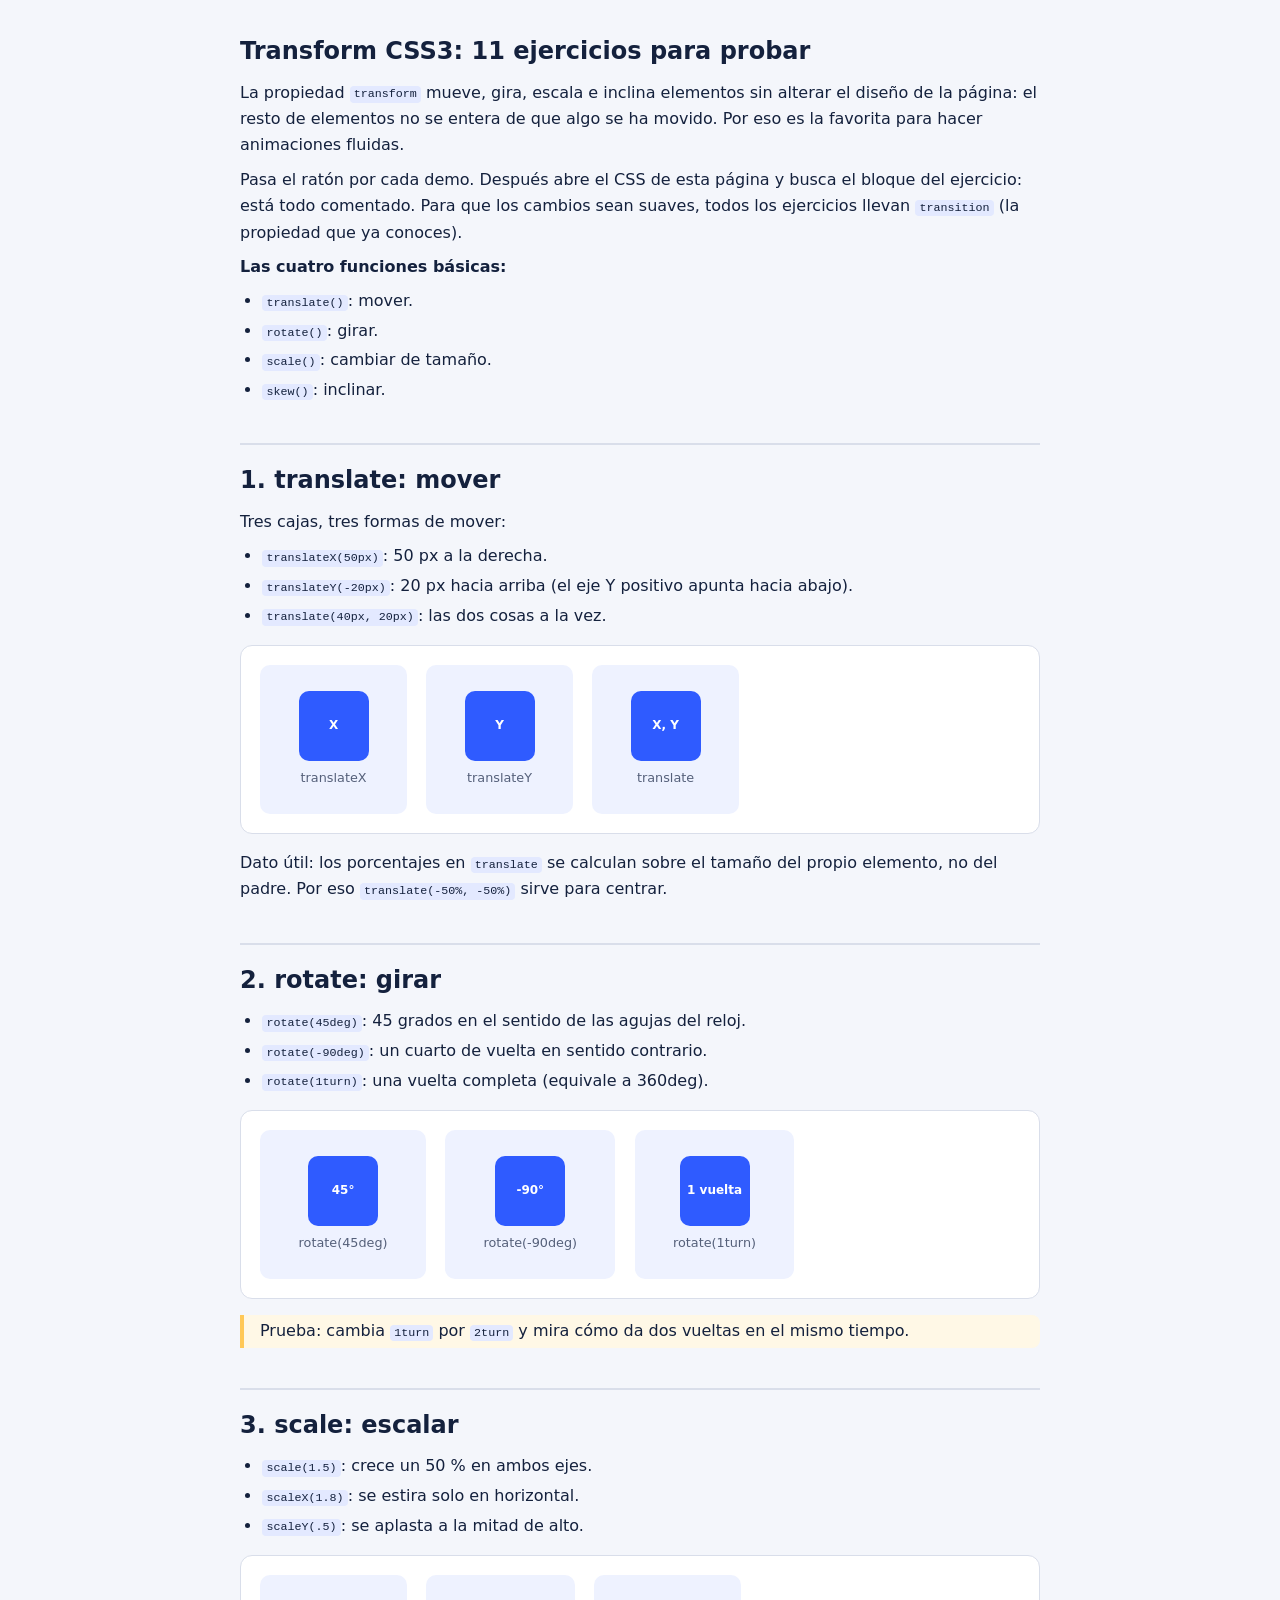
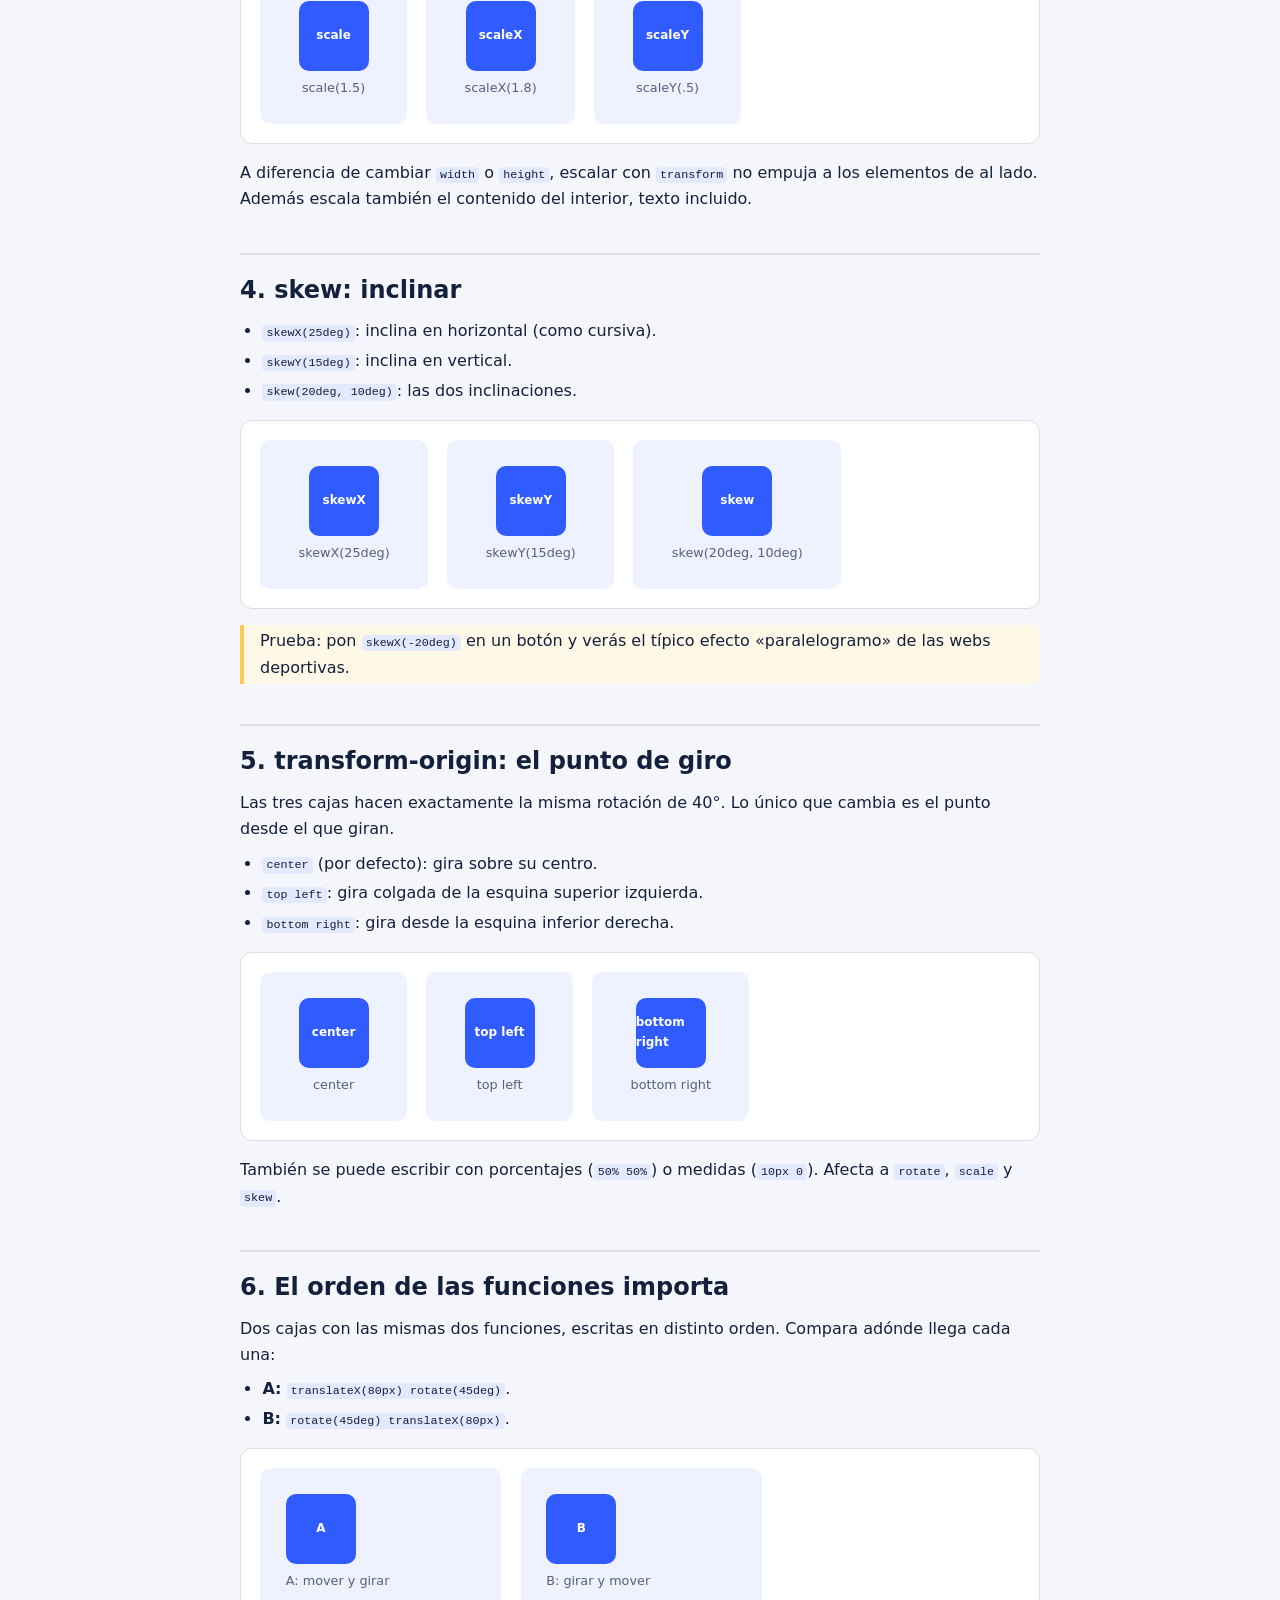
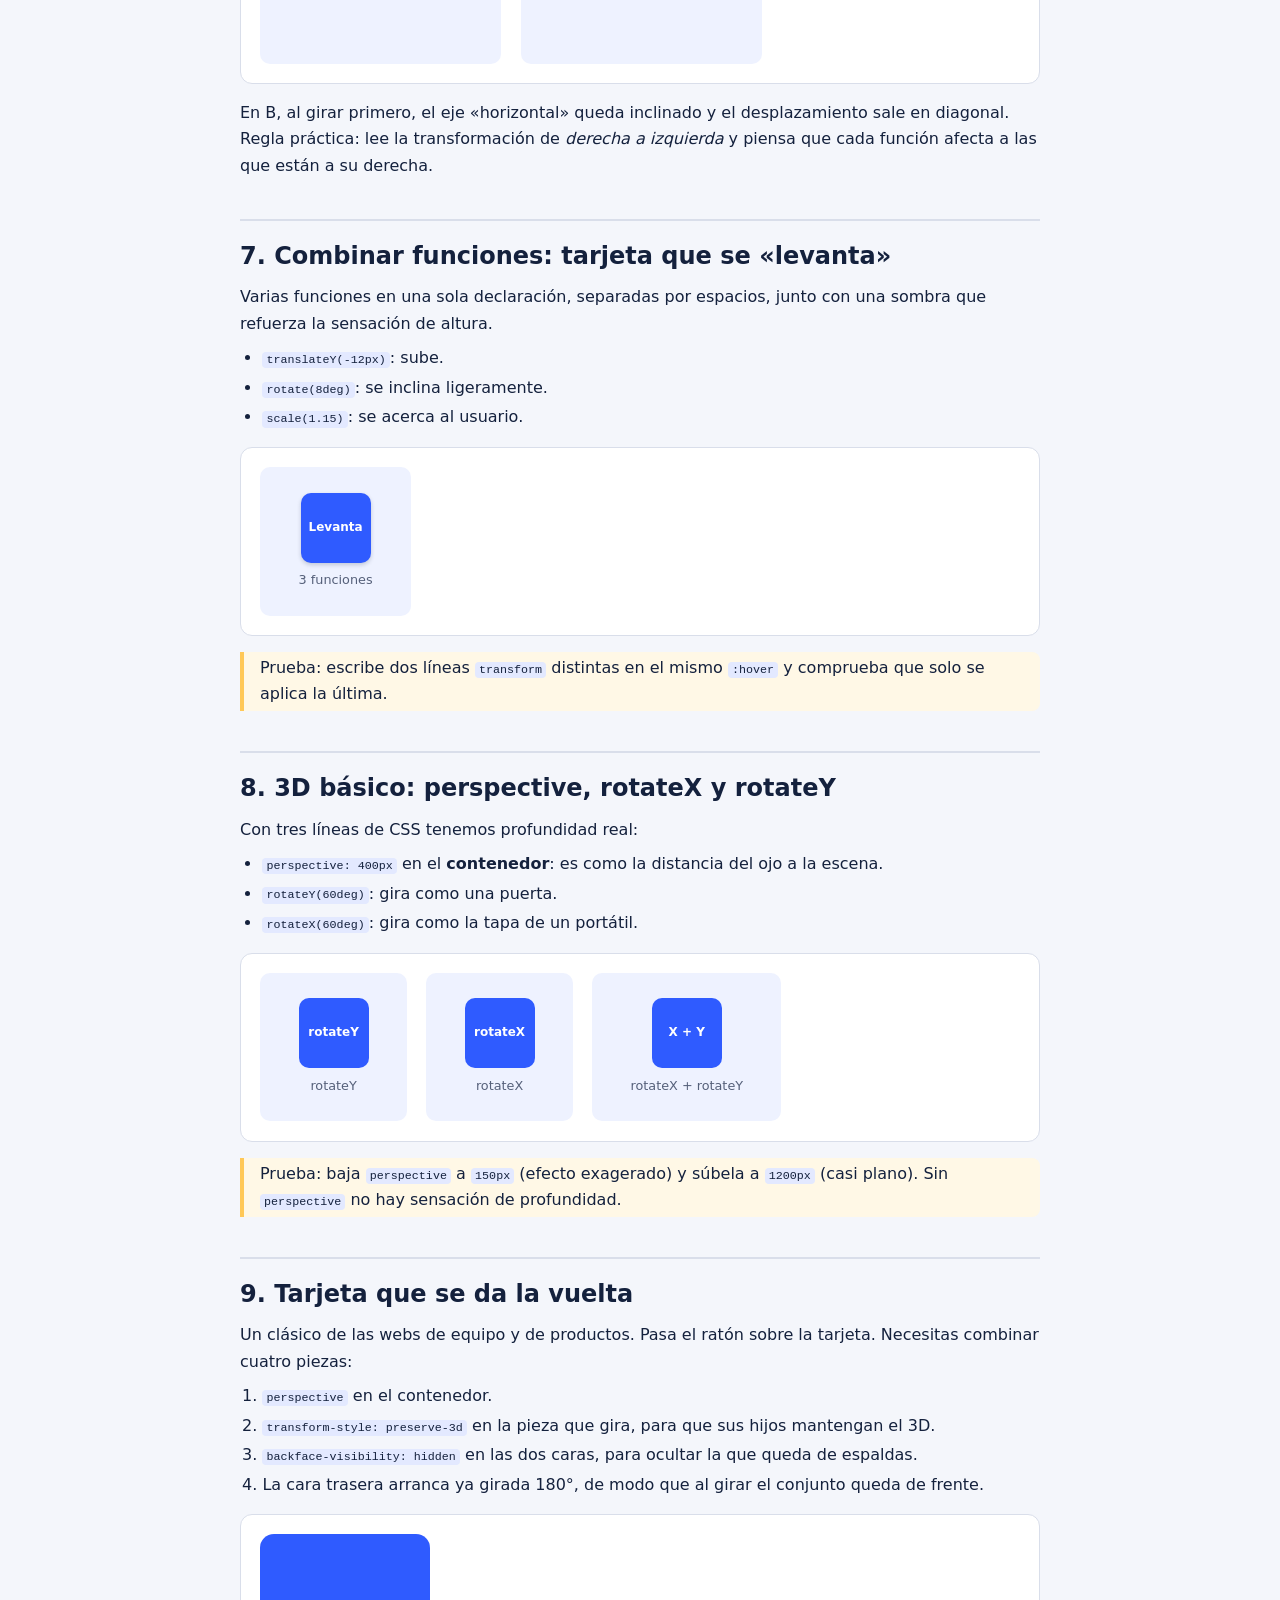
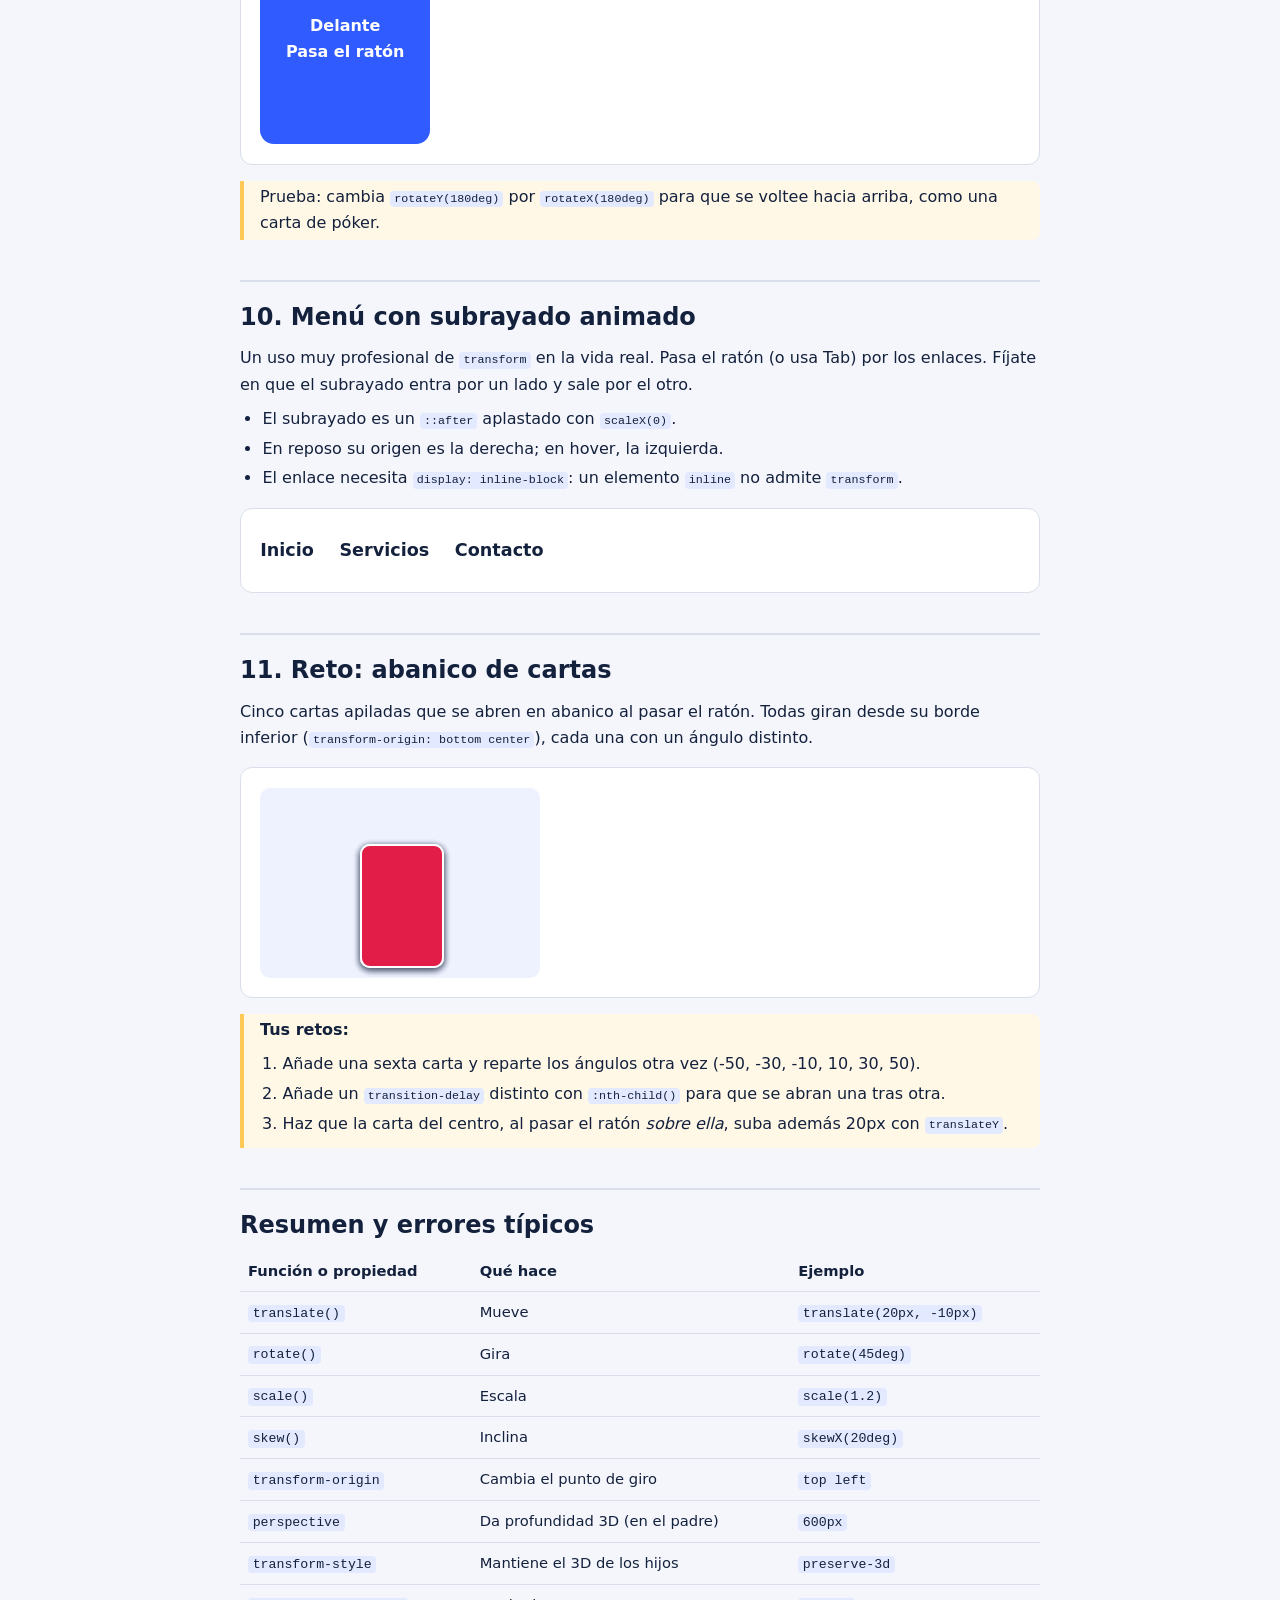
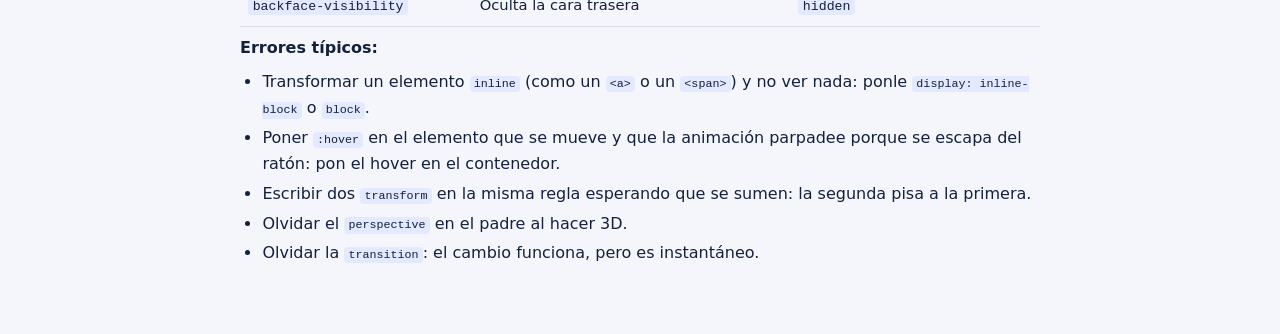
<file: temas/transform.html>
<!DOCTYPE html>
<html lang="es">
<head>
<meta charset="utf-8">
<meta name="viewport" content="width=device-width, initial-scale=1">
<title>Ejercicios de transform CSS3</title>

<style>
/* ============================================================
   EJERCICIOS DE TRANSFORM CSS3 (sin JavaScript)
   Todo el CSS cuelga de la clase .tf para no chocar con los
   estilos del resto de tu web de prácticas.

   Truco que usamos en casi todos los ejercicios:
   el :hover se pone en la CELDA (el contenedor) y es la CAJA
   de dentro la que se transforma. Así, aunque la caja se mueva
   o gire, el ratón sigue sobre la celda y no hay parpadeos.
   ============================================================ */

body { margin: 0; background: #f4f6fb; font-family: system-ui, sans-serif; color: #14213d; }

/* ---------- Estilos generales del artículo ---------- */
.tf { max-width: 800px; margin: 0 auto; padding: 2rem 1rem 4rem; line-height: 1.65; }
.tf h1 { margin: 0 0 .5rem; }
.tf h2 { margin: 2.5rem 0 .3rem; padding-top: 1rem; border-top: 2px solid #d9deea; }
.tf p  { margin: .5rem 0; }
.tf ul, .tf ol { margin: .5rem 0; padding-left: 1.4rem; }
.tf li { margin: .2rem 0; }
.tf code { background: #e3e9ff; padding: .1em .35em; border-radius: 4px; font-size: .9em; }
.tf pre { background: #101a33; color: #e6ecff; padding: .9rem 1rem; border-radius: 8px; overflow-x: auto; font-size: .85rem; line-height: 1.5; }
.tf pre code { background: none; padding: 0; }

/* Zona donde se ve cada demo */
.tf .demo {
  background: #fff; border: 1px solid #d9deea; border-radius: 12px;
  padding: 1.2rem; margin: 1rem 0;
  display: flex; align-items: center; gap: 1.2rem; flex-wrap: wrap;
}
.tf .prueba { border-left: 4px solid #ffc857; background: #fff8e6; padding: .2rem 1rem; border-radius: 0 8px 8px 0; margin: 1rem 0; }
.tf .tabla { overflow-x: auto; }
.tf table { border-collapse: collapse; width: 100%; font-size: .92rem; min-width: 480px; }
.tf th, .tf td { text-align: left; padding: .5rem; border-bottom: 1px solid #d9deea; vertical-align: top; }

/* ---------- Piezas reutilizables ---------- */

/* La celda: recibe el ratón y deja sitio para que la caja se mueva */
.tf .celda {
  display: inline-flex; flex-direction: column; align-items: center; gap: .4rem;
  padding: 1.6rem 2.4rem; background: #eef2ff; border-radius: 10px;
  font-size: .8rem; color: #55607a;
}
.tf .celda.grande { padding: 1.6rem 7rem 4.5rem 1.6rem; align-items: flex-start; }

/* La caja: es la que se transforma */
.tf .caja {
  width: 70px; height: 70px; border-radius: 10px;
  background: #2f5bff; color: #fff;
  display: grid; place-items: center;
  font-size: .75rem; font-weight: 700;
  transition: transform .5s ease;     /* sin esto el cambio sería instantáneo */
}


/* ============================================================
   EJERCICIO 1 · translate (mover)
   translateX mueve en horizontal, translateY en vertical y
   translate(x, y) hace las dos cosas. Los valores positivos
   van hacia la derecha y hacia ABAJO.
   ============================================================ */
.tf .celda:hover .t1a { transform: translateX(50px); }
.tf .celda:hover .t1b { transform: translateY(-20px); }
.tf .celda:hover .t1c { transform: translate(40px, 20px); }


/* ============================================================
   EJERCICIO 2 · rotate (girar)
   Se mide en grados (deg) o vueltas (turn). Positivo = sentido
   de las agujas del reloj. 1turn = 360deg.
   ============================================================ */
.tf .celda:hover .t2a { transform: rotate(45deg); }
.tf .celda:hover .t2b { transform: rotate(-90deg); }
.tf .celda:hover .t2c { transform: rotate(1turn); }


/* ============================================================
   EJERCICIO 3 · scale (escalar)
   1 = tamaño original. 1.5 = 150 %. 0.5 = la mitad.
   scaleX y scaleY escalan un solo eje.
   ============================================================ */
.tf .celda:hover .t3a { transform: scale(1.5); }
.tf .celda:hover .t3b { transform: scaleX(1.8); }
.tf .celda:hover .t3c { transform: scaleY(.5); }


/* ============================================================
   EJERCICIO 4 · skew (inclinar)
   Deforma el elemento como si lo "empujaras" de un lado.
   skewX inclina en horizontal; skewY, en vertical.
   ============================================================ */
.tf .celda:hover .t4a { transform: skewX(25deg); }
.tf .celda:hover .t4b { transform: skewY(15deg); }
.tf .celda:hover .t4c { transform: skew(20deg, 10deg); }


/* ============================================================
   EJERCICIO 5 · transform-origin (el punto de giro)
   Por defecto, todo se transforma desde el CENTRO (50% 50%).
   Cambiando el origen, la misma rotación se ve completamente
   distinta. Se declara en el estado base.
   ============================================================ */
.tf .t5a, .tf .t5b, .tf .t5c { transition: transform .6s ease; }
.tf .t5a { transform-origin: center; }          /* valor por defecto */
.tf .t5b { transform-origin: top left; }        /* gira desde la esquina superior izquierda */
.tf .t5c { transform-origin: bottom right; }    /* gira desde la esquina inferior derecha */
.tf .celda:hover .t5a,
.tf .celda:hover .t5b,
.tf .celda:hover .t5c { transform: rotate(40deg); }   /* misma rotación para las tres */


/* ============================================================
   EJERCICIO 6 · el ORDEN importa
   Las funciones se aplican de derecha a izquierda sobre un
   sistema de ejes que va girando con el elemento.
   - A: primero gira, luego se mueve por el eje ya girado.
   - B: primero se mueve, luego gira sobre sí mismo.
   Mismas funciones, resultado distinto.
   ============================================================ */
.tf .celda:hover .t6a { transform: translateX(80px) rotate(45deg); }   /* A: se mueve en horizontal y gira */
.tf .celda:hover .t6b { transform: rotate(45deg) translateX(80px); }   /* B: se mueve en diagonal */


/* ============================================================
   EJERCICIO 7 · combinar varias funciones
   Se escriben en una sola declaración, separadas por espacios
   (no por comas). OJO: si pones dos "transform" en la misma
   regla, la segunda anula a la primera.
   ============================================================ */
.tf .t7 { box-shadow: 0 2px 4px rgba(20, 33, 61, .2); transition: transform .4s ease-out, box-shadow .4s ease-out; }
.tf .celda:hover .t7 {
  transform: translateY(-12px) rotate(8deg) scale(1.15);
  box-shadow: 0 20px 30px rgba(20, 33, 61, .3);          /* sombra que acompaña al "levantamiento" */
}


/* ============================================================
   EJERCICIO 8 · 3D básico: perspective + rotateX / rotateY
   - perspective va en el CONTENEDOR (el padre): da profundidad.
     Cuanto menor el valor, más exagerado el efecto.
   - rotateY gira sobre el eje vertical (como una puerta).
   - rotateX gira sobre el eje horizontal (como una tapa).
   ============================================================ */
.tf .celda.p3d { perspective: 400px; }           /* ← el padre da la perspectiva */
.tf .celda:hover .t8a { transform: rotateY(60deg); }
.tf .celda:hover .t8b { transform: rotateX(60deg); }
.tf .celda:hover .t8c { transform: rotateX(30deg) rotateY(-30deg); }


/* ============================================================
   EJERCICIO 9 · tarjeta que se da la vuelta (flip card)
   Ingredientes:
   1. perspective en el contenedor.
   2. transform-style: preserve-3d en la pieza que gira, para
      que sus hijos conserven el 3D.
   3. backface-visibility: hidden en cada cara: oculta la cara
      cuando está "de espaldas".
   4. La cara trasera empieza ya girada 180deg.
   ============================================================ */
.tf .flip { width: 170px; height: 210px; perspective: 800px; }
.tf .flip-interior {
  position: relative; width: 100%; height: 100%;
  transition: transform .8s ease;
  transform-style: preserve-3d;
}
.tf .flip:hover .flip-interior { transform: rotateY(180deg); }   /* da la vuelta entera */
.tf .cara {
  position: absolute; inset: 0;                    /* ocupa todo el espacio del padre */
  border-radius: 14px; padding: 1rem;
  display: grid; place-items: center; text-align: center; font-weight: 700;
  -webkit-backface-visibility: hidden;             /* prefijo para Safari */
  backface-visibility: hidden;
}
.tf .delante { background: #2f5bff; color: #fff; }
.tf .detras  { background: #ffc857; color: #14213d; transform: rotateY(180deg); }


/* ============================================================
   EJERCICIO 10 · subrayado animado (scaleX + transform-origin)
   El subrayado es un pseudoelemento ::after que mide el 100 %
   del ancho pero está aplastado a 0 con scaleX(0).
   - En reposo, su origen es la derecha: al salir se encoge hacia allí.
   - En hover, su origen es la izquierda: al entrar crece desde allí.
   ============================================================ */
.tf .menu { display: flex; gap: 1.6rem; list-style: none; padding: 0; margin: 0; }
.tf .menu a {
  position: relative; display: inline-block;       /* ← necesario para poder transformar */
  padding: .3rem 0; color: #14213d; text-decoration: none; font-weight: 700; font-size: 1.1rem;
}
.tf .menu a::after {
  content: ""; position: absolute; left: 0; right: 0; bottom: 0; height: 3px;
  background: #e11d48;
  transform: scaleX(0);
  transform-origin: right center;
  transition: transform .35s ease;
}
.tf .menu a:hover::after,
.tf .menu a:focus-visible::after { transform: scaleX(1); transform-origin: left center; }


/* ============================================================
   EJERCICIO 11 · RETO: abanico de cartas
   Cinco cartas apiladas en el mismo punto. Todas giran desde su
   borde inferior central (transform-origin) con un ángulo
   distinto cada una.
   ============================================================ */
.tf .abanico { position: relative; width: 280px; height: 190px; background: #eef2ff; border-radius: 10px; }
.tf .carta {
  position: absolute; left: 50%; bottom: 10px;
  width: 80px; height: 120px; margin-left: -40px;
  border-radius: 10px; border: 2px solid #fff; box-shadow: 0 2px 6px rgba(20, 33, 61, .25);
  transform-origin: bottom center;                  /* ← el eje del abanico */
  transition: transform .5s ease-out;
}
.tf .carta:nth-child(1) { background: #2f5bff; }
.tf .carta:nth-child(2) { background: #0f766e; }
.tf .carta:nth-child(3) { background: #7c3aed; }
.tf .carta:nth-child(4) { background: #f59e0b; }
.tf .carta:nth-child(5) { background: #e11d48; }
.tf .abanico:hover .carta:nth-child(1) { transform: rotate(-40deg); }
.tf .abanico:hover .carta:nth-child(2) { transform: rotate(-20deg); }
.tf .abanico:hover .carta:nth-child(3) { transform: rotate(0deg); }
.tf .abanico:hover .carta:nth-child(4) { transform: rotate(20deg); }
.tf .abanico:hover .carta:nth-child(5) { transform: rotate(40deg); }


/* ============================================================
   ACCESIBILIDAD
   Si la persona ha pedido "reducir movimiento" en su sistema,
   los cambios pasan a ser casi instantáneos.
   ============================================================ */
@media (prefers-reduced-motion: reduce) {
  .tf * { transition-duration: 0.01ms !important; }
}
</style>
</head>

<body>

<article class="tf">

  <header>
    <h1>Transform CSS3: 11 ejercicios para probar</h1>
    <p>La propiedad <code>transform</code> mueve, gira, escala e inclina elementos sin alterar el diseño de la página: el resto de elementos no se entera de que algo se ha movido. Por eso es la favorita para hacer animaciones fluidas.</p>
    <p>Pasa el ratón por cada demo. Después abre el CSS de esta página y busca el bloque del ejercicio: está todo comentado. Para que los cambios sean suaves, todos los ejercicios llevan <code>transition</code> (la propiedad que ya conoces).</p>
    <p><strong>Las cuatro funciones básicas:</strong></p>
    <ul>
      <li><code>translate()</code>: mover.</li>
      <li><code>rotate()</code>: girar.</li>
      <li><code>scale()</code>: cambiar de tamaño.</li>
      <li><code>skew()</code>: inclinar.</li>
    </ul>
  </header>

  <!-- ===== EJERCICIO 1 ===== -->
  <section>
    <h2>1. translate: mover</h2>
    <p>Tres cajas, tres formas de mover:</p>
    <ul>
      <li><code>translateX(50px)</code>: 50 px a la derecha.</li>
      <li><code>translateY(-20px)</code>: 20 px hacia arriba (el eje Y positivo apunta hacia abajo).</li>
      <li><code>translate(40px, 20px)</code>: las dos cosas a la vez.</li>
    </ul>
    <div class="demo">
      <div class="celda"><div class="caja t1a">X</div>translateX</div>
      <div class="celda"><div class="caja t1b">Y</div>translateY</div>
      <div class="celda"><div class="caja t1c">X, Y</div>translate</div>
    </div>
    <p>Dato útil: los porcentajes en <code>translate</code> se calculan sobre el tamaño del propio elemento, no del padre. Por eso <code>translate(-50%, -50%)</code> sirve para centrar.</p>
  </section>

  <!-- ===== EJERCICIO 2 ===== -->
  <section>
    <h2>2. rotate: girar</h2>
    <ul>
      <li><code>rotate(45deg)</code>: 45 grados en el sentido de las agujas del reloj.</li>
      <li><code>rotate(-90deg)</code>: un cuarto de vuelta en sentido contrario.</li>
      <li><code>rotate(1turn)</code>: una vuelta completa (equivale a 360deg).</li>
    </ul>
    <div class="demo">
      <div class="celda"><div class="caja t2a">45°</div>rotate(45deg)</div>
      <div class="celda"><div class="caja t2b">-90°</div>rotate(-90deg)</div>
      <div class="celda"><div class="caja t2c">1 vuelta</div>rotate(1turn)</div>
    </div>
    <div class="prueba">Prueba: cambia <code>1turn</code> por <code>2turn</code> y mira cómo da dos vueltas en el mismo tiempo.</div>
  </section>

  <!-- ===== EJERCICIO 3 ===== -->
  <section>
    <h2>3. scale: escalar</h2>
    <ul>
      <li><code>scale(1.5)</code>: crece un 50 % en ambos ejes.</li>
      <li><code>scaleX(1.8)</code>: se estira solo en horizontal.</li>
      <li><code>scaleY(.5)</code>: se aplasta a la mitad de alto.</li>
    </ul>
    <div class="demo">
      <div class="celda"><div class="caja t3a">scale</div>scale(1.5)</div>
      <div class="celda"><div class="caja t3b">scaleX</div>scaleX(1.8)</div>
      <div class="celda"><div class="caja t3c">scaleY</div>scaleY(.5)</div>
    </div>
    <p>A diferencia de cambiar <code>width</code> o <code>height</code>, escalar con <code>transform</code> no empuja a los elementos de al lado. Además escala también el contenido del interior, texto incluido.</p>
  </section>

  <!-- ===== EJERCICIO 4 ===== -->
  <section>
    <h2>4. skew: inclinar</h2>
    <ul>
      <li><code>skewX(25deg)</code>: inclina en horizontal (como cursiva).</li>
      <li><code>skewY(15deg)</code>: inclina en vertical.</li>
      <li><code>skew(20deg, 10deg)</code>: las dos inclinaciones.</li>
    </ul>
    <div class="demo">
      <div class="celda"><div class="caja t4a">skewX</div>skewX(25deg)</div>
      <div class="celda"><div class="caja t4b">skewY</div>skewY(15deg)</div>
      <div class="celda"><div class="caja t4c">skew</div>skew(20deg, 10deg)</div>
    </div>
    <div class="prueba">Prueba: pon <code>skewX(-20deg)</code> en un botón y verás el típico efecto «paralelogramo» de las webs deportivas.</div>
  </section>

  <!-- ===== EJERCICIO 5 ===== -->
  <section>
    <h2>5. transform-origin: el punto de giro</h2>
    <p>Las tres cajas hacen exactamente la misma rotación de 40°. Lo único que cambia es el punto desde el que giran.</p>
    <ul>
      <li><code>center</code> (por defecto): gira sobre su centro.</li>
      <li><code>top left</code>: gira colgada de la esquina superior izquierda.</li>
      <li><code>bottom right</code>: gira desde la esquina inferior derecha.</li>
    </ul>
    <div class="demo">
      <div class="celda"><div class="caja t5a">center</div>center</div>
      <div class="celda"><div class="caja t5b">top left</div>top left</div>
      <div class="celda"><div class="caja t5c">bottom right</div>bottom right</div>
    </div>
    <p>También se puede escribir con porcentajes (<code>50% 50%</code>) o medidas (<code>10px 0</code>). Afecta a <code>rotate</code>, <code>scale</code> y <code>skew</code>.</p>
  </section>

  <!-- ===== EJERCICIO 6 ===== -->
  <section>
    <h2>6. El orden de las funciones importa</h2>
    <p>Dos cajas con las mismas dos funciones, escritas en distinto orden. Compara adónde llega cada una:</p>
    <ul>
      <li><strong>A:</strong> <code>translateX(80px) rotate(45deg)</code>.</li>
      <li><strong>B:</strong> <code>rotate(45deg) translateX(80px)</code>.</li>
    </ul>
    <div class="demo">
      <div class="celda grande"><div class="caja t6a">A</div>A: mover y girar</div>
      <div class="celda grande"><div class="caja t6b">B</div>B: girar y mover</div>
    </div>
    <p>En B, al girar primero, el eje «horizontal» queda inclinado y el desplazamiento sale en diagonal. Regla práctica: lee la transformación de <em>derecha a izquierda</em> y piensa que cada función afecta a las que están a su derecha.</p>
  </section>

  <!-- ===== EJERCICIO 7 ===== -->
  <section>
    <h2>7. Combinar funciones: tarjeta que se «levanta»</h2>
    <p>Varias funciones en una sola declaración, separadas por espacios, junto con una sombra que refuerza la sensación de altura.</p>
    <ul>
      <li><code>translateY(-12px)</code>: sube.</li>
      <li><code>rotate(8deg)</code>: se inclina ligeramente.</li>
      <li><code>scale(1.15)</code>: se acerca al usuario.</li>
    </ul>
    <div class="demo">
      <div class="celda"><div class="caja t7">Levanta</div>3 funciones</div>
    </div>
    <div class="prueba">Prueba: escribe dos líneas <code>transform</code> distintas en el mismo <code>:hover</code> y comprueba que solo se aplica la última.</div>
  </section>

  <!-- ===== EJERCICIO 8 ===== -->
  <section>
    <h2>8. 3D básico: perspective, rotateX y rotateY</h2>
    <p>Con tres líneas de CSS tenemos profundidad real:</p>
    <ul>
      <li><code>perspective: 400px</code> en el <strong>contenedor</strong>: es como la distancia del ojo a la escena.</li>
      <li><code>rotateY(60deg)</code>: gira como una puerta.</li>
      <li><code>rotateX(60deg)</code>: gira como la tapa de un portátil.</li>
    </ul>
    <div class="demo">
      <div class="celda p3d"><div class="caja t8a">rotateY</div>rotateY</div>
      <div class="celda p3d"><div class="caja t8b">rotateX</div>rotateX</div>
      <div class="celda p3d"><div class="caja t8c">X + Y</div>rotateX + rotateY</div>
    </div>
    <div class="prueba">Prueba: baja <code>perspective</code> a <code>150px</code> (efecto exagerado) y súbela a <code>1200px</code> (casi plano). Sin <code>perspective</code> no hay sensación de profundidad.</div>
  </section>

  <!-- ===== EJERCICIO 9 ===== -->
  <section>
    <h2>9. Tarjeta que se da la vuelta</h2>
    <p>Un clásico de las webs de equipo y de productos. Pasa el ratón sobre la tarjeta. Necesitas combinar cuatro piezas:</p>
    <ol>
      <li><code>perspective</code> en el contenedor.</li>
      <li><code>transform-style: preserve-3d</code> en la pieza que gira, para que sus hijos mantengan el 3D.</li>
      <li><code>backface-visibility: hidden</code> en las dos caras, para ocultar la que queda de espaldas.</li>
      <li>La cara trasera arranca ya girada 180°, de modo que al girar el conjunto queda de frente.</li>
    </ol>
    <div class="demo">
      <div class="flip">
        <div class="flip-interior">
          <div class="cara delante">Delante<br>Pasa el ratón</div>
          <div class="cara detras">Detrás<br>¡Sorpresa!</div>
        </div>
      </div>
    </div>
    <div class="prueba">Prueba: cambia <code>rotateY(180deg)</code> por <code>rotateX(180deg)</code> para que se voltee hacia arriba, como una carta de póker.</div>
  </section>

  <!-- ===== EJERCICIO 10 ===== -->
  <section>
    <h2>10. Menú con subrayado animado</h2>
    <p>Un uso muy profesional de <code>transform</code> en la vida real. Pasa el ratón (o usa Tab) por los enlaces. Fíjate en que el subrayado entra por un lado y sale por el otro.</p>
    <ul>
      <li>El subrayado es un <code>::after</code> aplastado con <code>scaleX(0)</code>.</li>
      <li>En reposo su origen es la derecha; en hover, la izquierda.</li>
      <li>El enlace necesita <code>display: inline-block</code>: un elemento <code>inline</code> no admite <code>transform</code>.</li>
    </ul>
    <div class="demo">
      <ul class="menu">
        <li><a href="#e10">Inicio</a></li>
        <li><a href="#e10">Servicios</a></li>
        <li><a href="#e10">Contacto</a></li>
      </ul>
    </div>
  </section>

  <!-- ===== EJERCICIO 11 ===== -->
  <section>
    <h2>11. Reto: abanico de cartas</h2>
    <p>Cinco cartas apiladas que se abren en abanico al pasar el ratón. Todas giran desde su borde inferior (<code>transform-origin: bottom center</code>), cada una con un ángulo distinto.</p>
    <div class="demo">
      <div class="abanico">
        <div class="carta"></div><div class="carta"></div><div class="carta"></div><div class="carta"></div><div class="carta"></div>
      </div>
    </div>
    <div class="prueba">
      <strong>Tus retos:</strong>
      <ol>
        <li>Añade una sexta carta y reparte los ángulos otra vez (-50, -30, -10, 10, 30, 50).</li>
        <li>Añade un <code>transition-delay</code> distinto con <code>:nth-child()</code> para que se abran una tras otra.</li>
        <li>Haz que la carta del centro, al pasar el ratón <em>sobre ella</em>, suba además 20px con <code>translateY</code>.</li>
      </ol>
    </div>
  </section>

  <!-- ===== RESUMEN ===== -->
  <section>
    <h2>Resumen y errores típicos</h2>
    <div class="tabla">
      <table>
        <thead><tr><th>Función o propiedad</th><th>Qué hace</th><th>Ejemplo</th></tr></thead>
        <tbody>
          <tr><td><code>translate()</code></td><td>Mueve</td><td><code>translate(20px, -10px)</code></td></tr>
          <tr><td><code>rotate()</code></td><td>Gira</td><td><code>rotate(45deg)</code></td></tr>
          <tr><td><code>scale()</code></td><td>Escala</td><td><code>scale(1.2)</code></td></tr>
          <tr><td><code>skew()</code></td><td>Inclina</td><td><code>skewX(20deg)</code></td></tr>
          <tr><td><code>transform-origin</code></td><td>Cambia el punto de giro</td><td><code>top left</code></td></tr>
          <tr><td><code>perspective</code></td><td>Da profundidad 3D (en el padre)</td><td><code>600px</code></td></tr>
          <tr><td><code>transform-style</code></td><td>Mantiene el 3D de los hijos</td><td><code>preserve-3d</code></td></tr>
          <tr><td><code>backface-visibility</code></td><td>Oculta la cara trasera</td><td><code>hidden</code></td></tr>
        </tbody>
      </table>
    </div>
    <p><strong>Errores típicos:</strong></p>
    <ul>
      <li>Transformar un elemento <code>inline</code> (como un <code>&lt;a&gt;</code> o un <code>&lt;span&gt;</code>) y no ver nada: ponle <code>display: inline-block</code> o <code>block</code>.</li>
      <li>Poner <code>:hover</code> en el elemento que se mueve y que la animación parpadee porque se escapa del ratón: pon el hover en el contenedor.</li>
      <li>Escribir dos <code>transform</code> en la misma regla esperando que se sumen: la segunda pisa a la primera.</li>
      <li>Olvidar el <code>perspective</code> en el padre al hacer 3D.</li>
      <li>Olvidar la <code>transition</code>: el cambio funciona, pero es instantáneo.</li>
    </ul>
  </section>

</article>

</body>
</html>
</file>
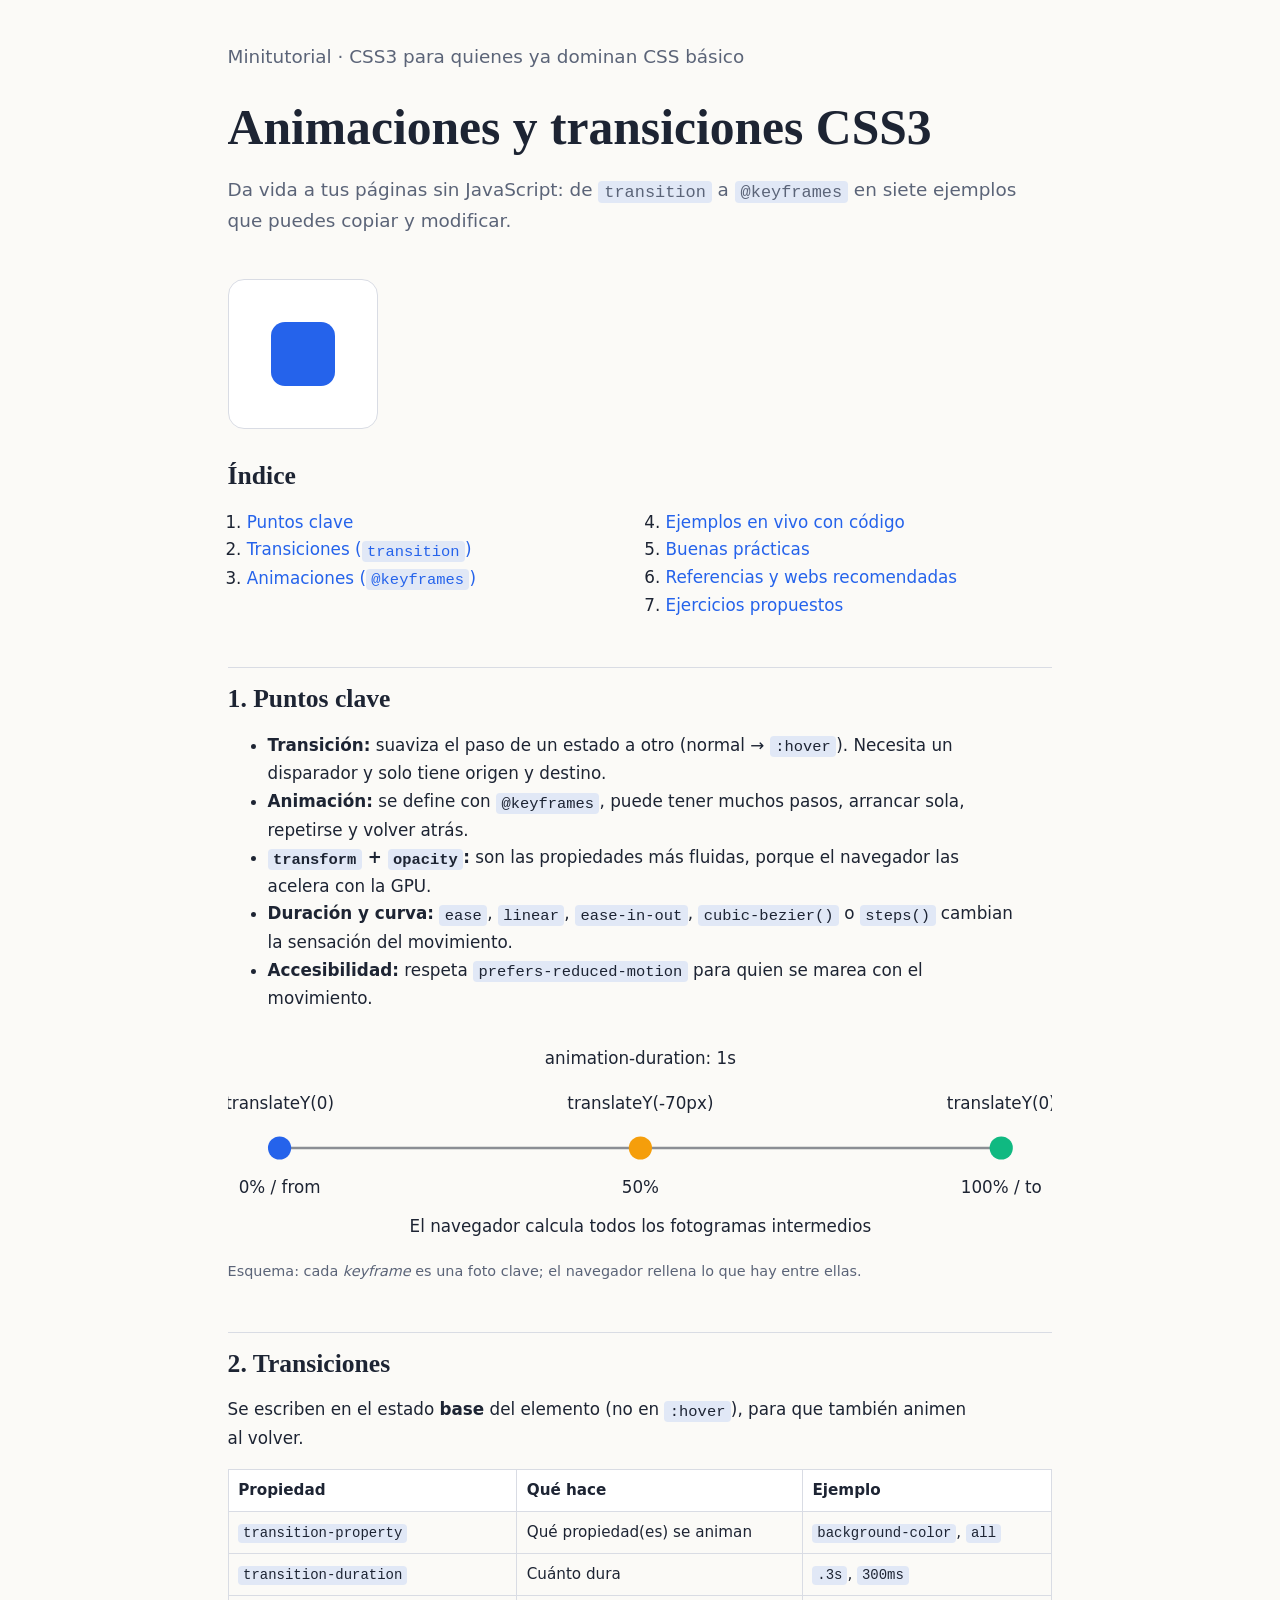
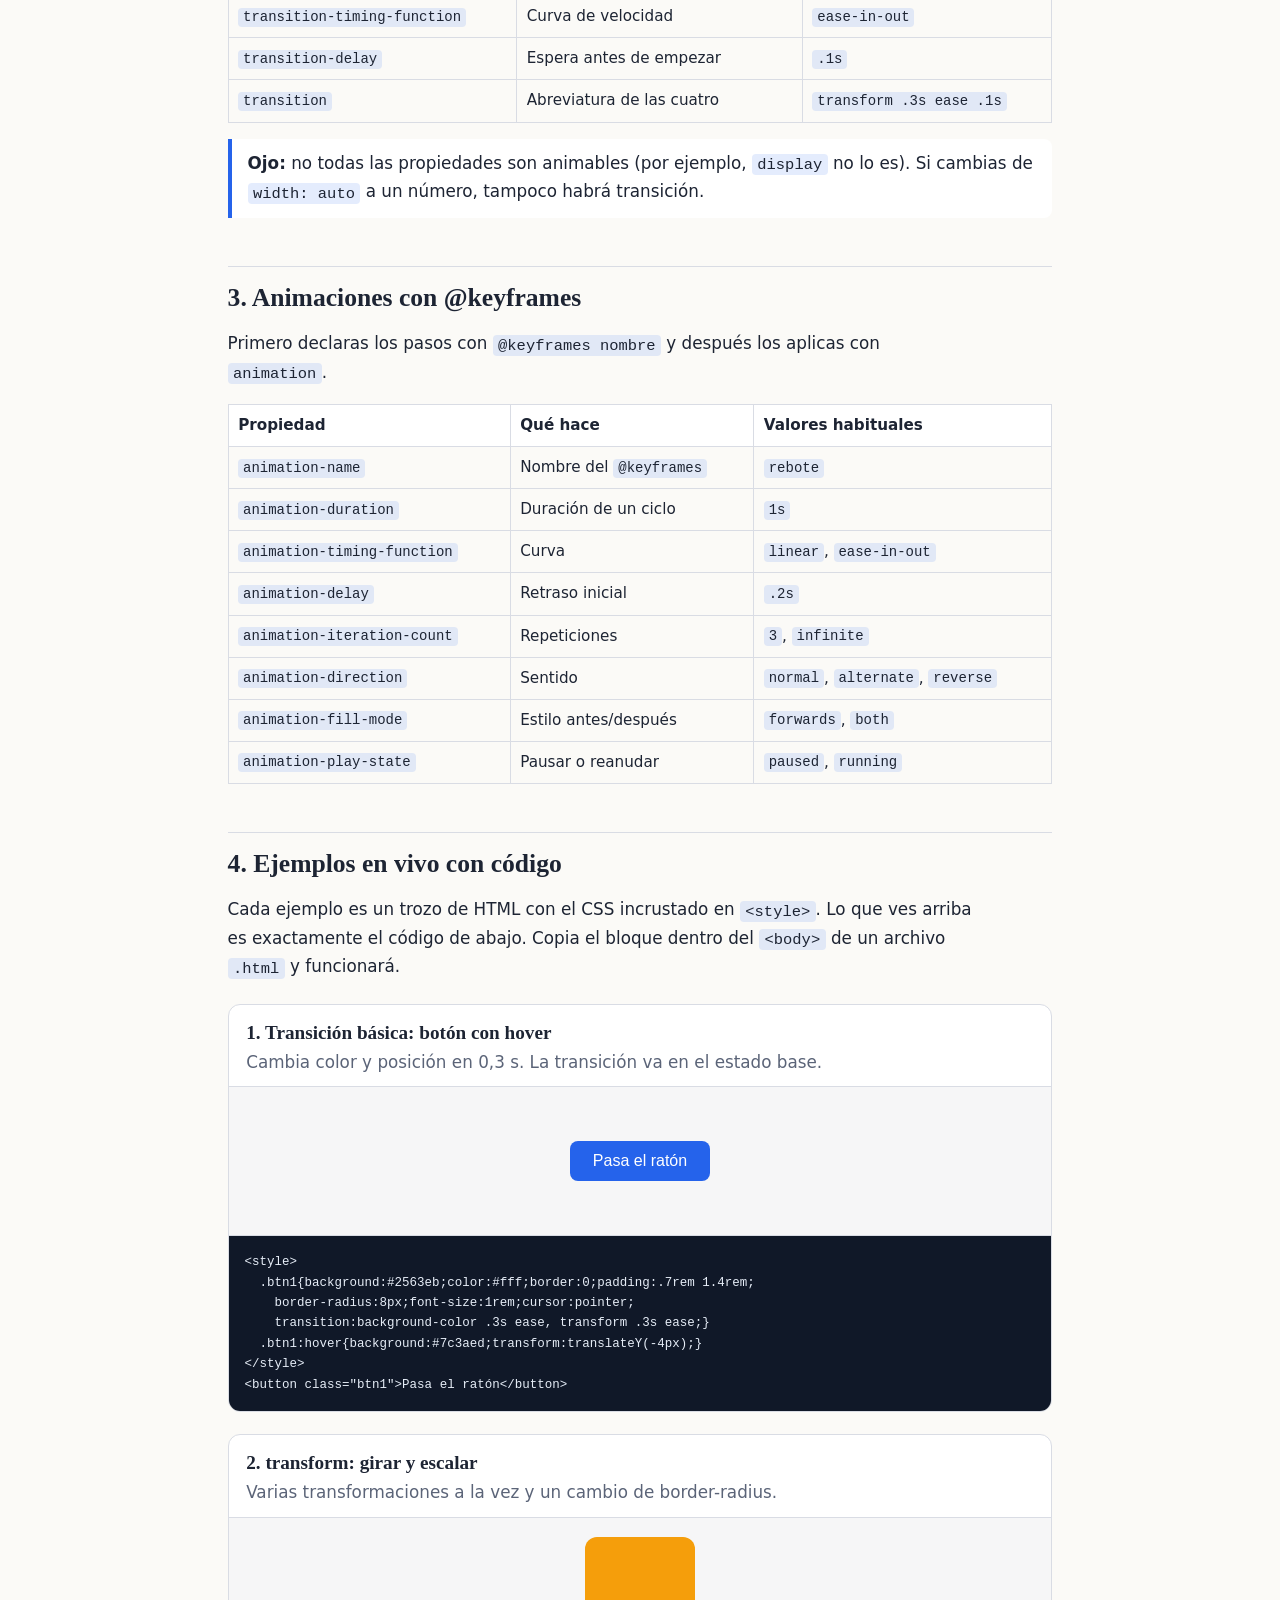
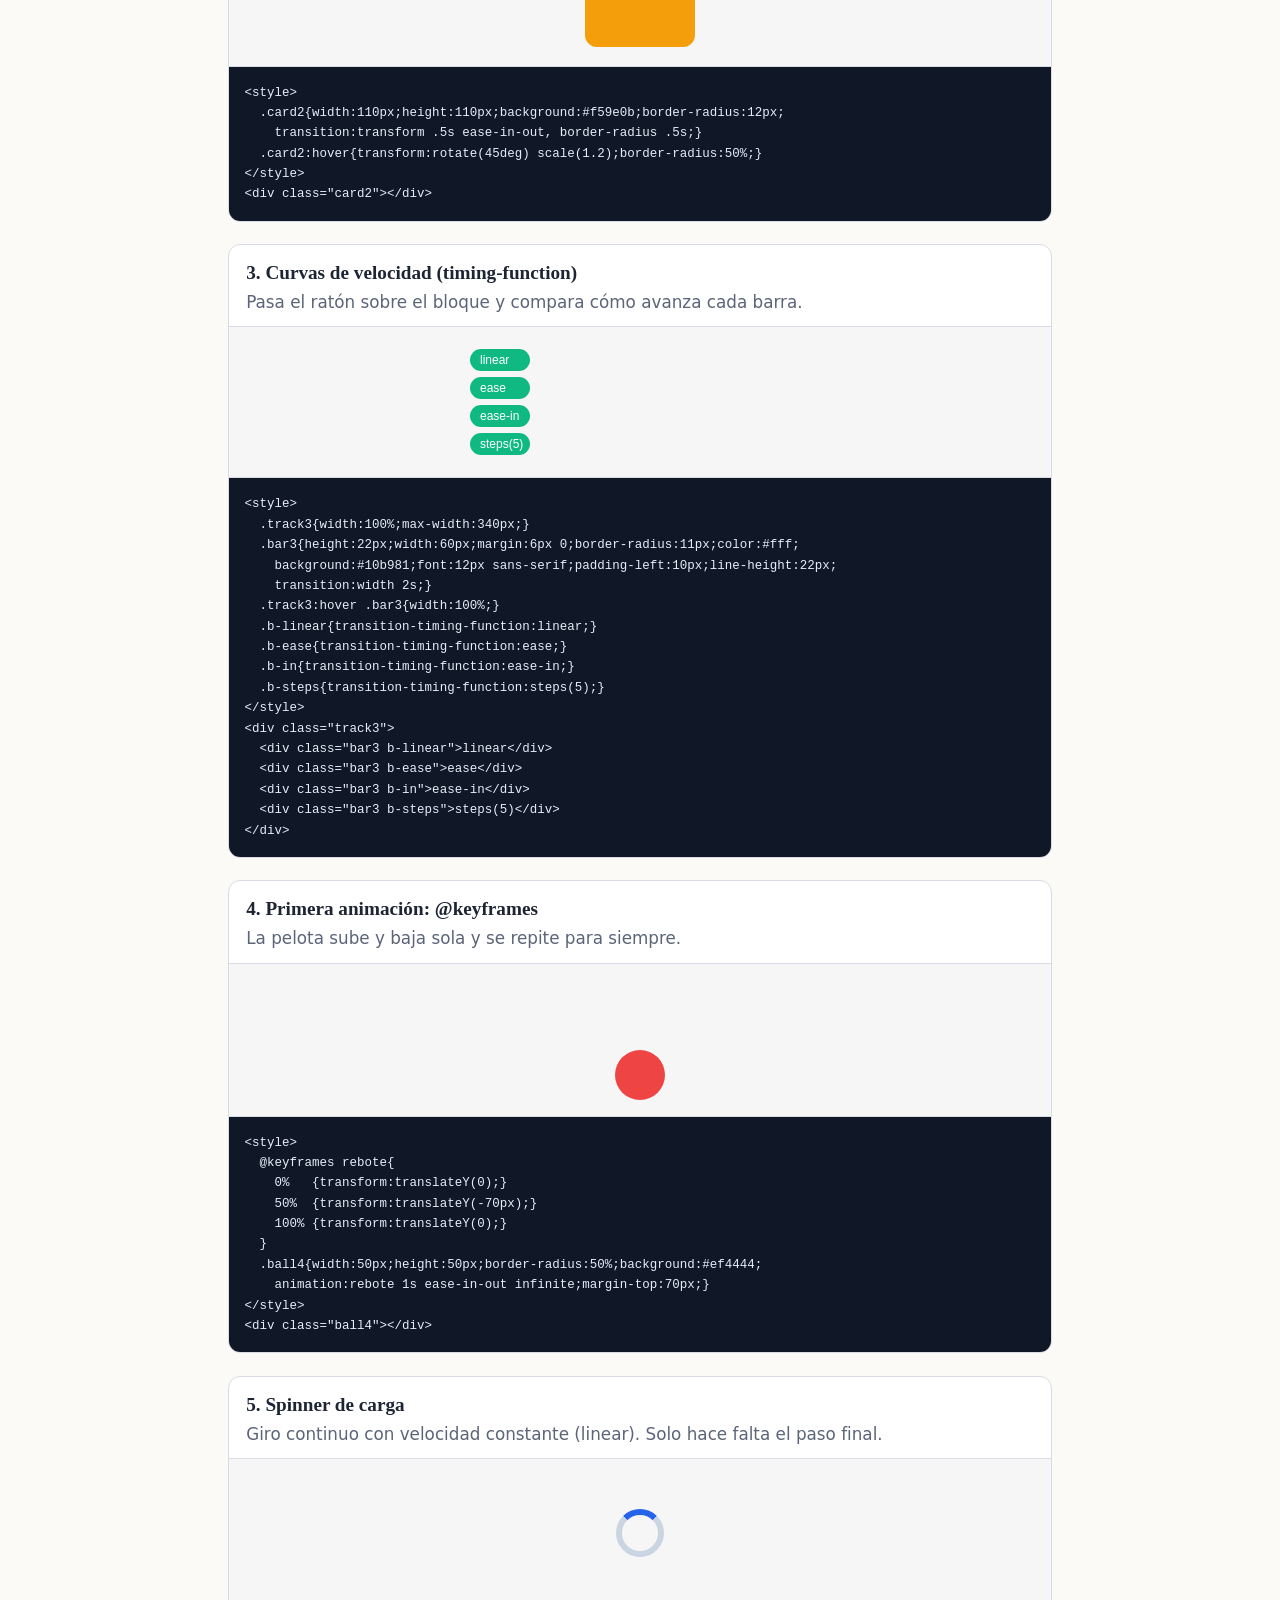
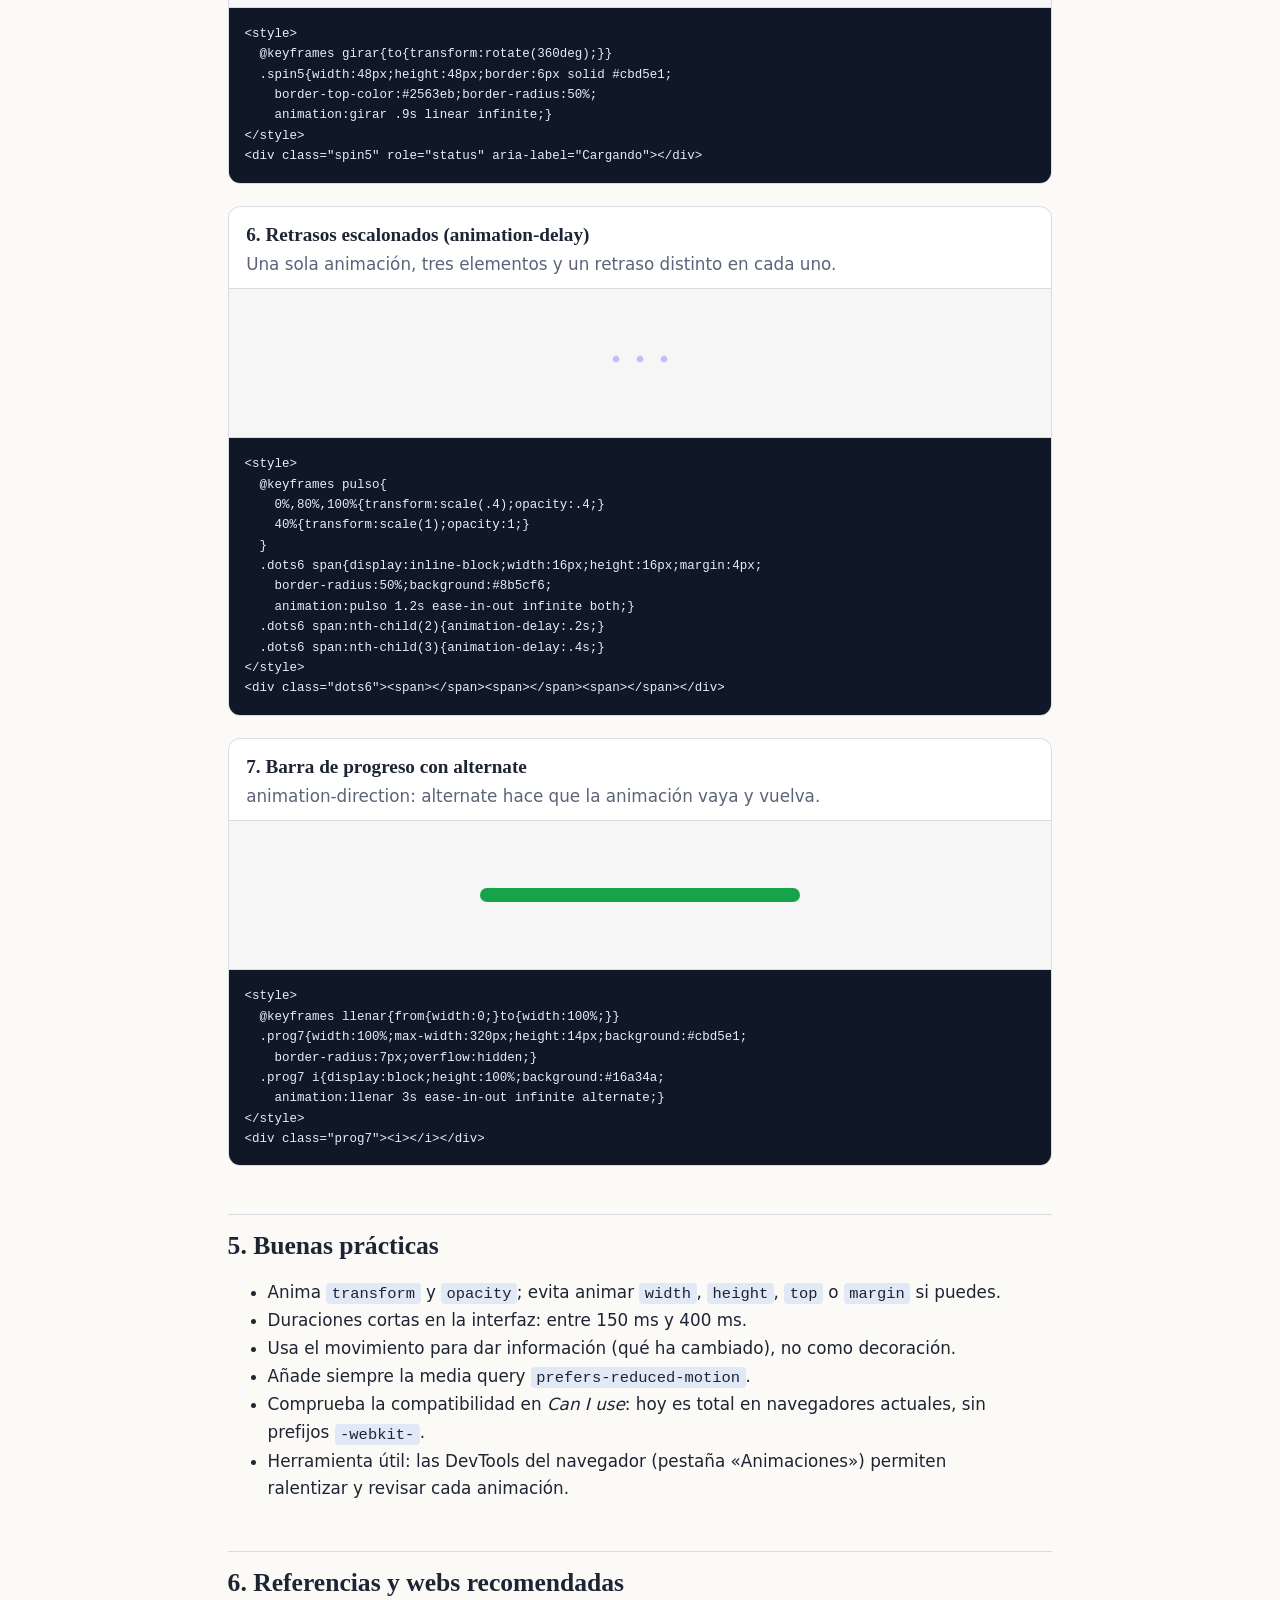
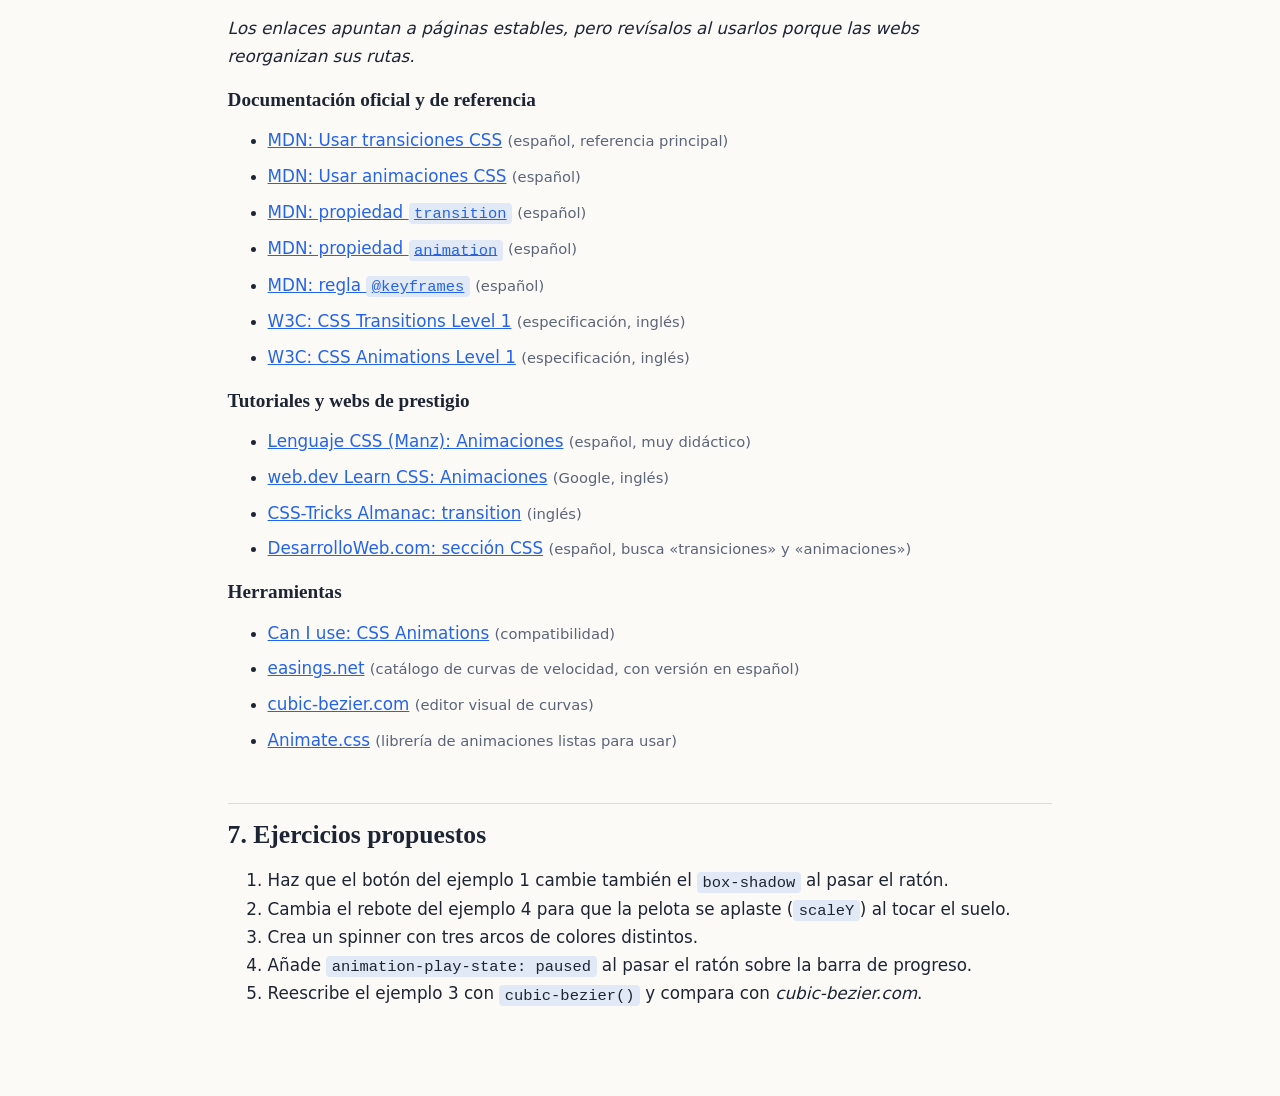
<file: temas/transiciones-animaciones.html>
<!DOCTYPE html>
<html lang="es">

<head>
  <meta charset="utf-8">
  <meta name="viewport" content="width=device-width, initial-scale=1, viewport-fit=cover">
  <title>Animaciones CSS3: minitutorial para estudiantes</title>
  <style>
    :root {
      --bg: #fbfaf7;
      --fg: #1d2433;
      --mut: #5b6478;
      --sf: #fff;
      --bd: #d9dce4;
      --ac: #2563eb;
      --code: #101828;
      --codefg: #e6edf7;
      box-sizing: border-box;
      padding-top: env(safe-area-inset-top, 0px);
      padding-bottom: env(safe-area-inset-bottom, 0px)
    }

    @media (prefers-color-scheme:dark) {
      :root:not([data-theme="light"]) {
        --bg: #12151c;
        --fg: #e8ebf2;
        --mut: #a3abbd;
        --sf: #1b202b;
        --bd: #2f3646;
        --ac: #7aa2ff;
        --code: #0a0d13;
        --codefg: #e6edf7;
        color-scheme: dark
      }
    }

    :root[data-theme="dark"] {
      --bg: #12151c;
      --fg: #e8ebf2;
      --mut: #a3abbd;
      --sf: #1b202b;
      --bd: #2f3646;
      --ac: #7aa2ff;
      --code: #0a0d13;
      --codefg: #e6edf7;
      color-scheme: dark
    }

    * {
      box-sizing: border-box
    }

    html {
      scroll-padding-top: env(safe-area-inset-top, 0px)
    }

    body {
      margin: 0;
      background: var(--bg);
      color: var(--fg);
      font: 1.05rem/1.65 system-ui, -apple-system, "Segoe UI", Roboto, sans-serif
    }

    main {
      max-width: 860px;
      margin: 0 auto;
      padding: 1.5rem 1.1rem 4rem
    }

    h1,
    h2,
    h3 {
      font-family: Georgia, "Times New Roman", serif;
      line-height: 1.2
    }

    h1 {
      font-size: clamp(2rem, 6vw, 3.1rem);
      margin: .4rem 0 .6rem
    }

    h2 {
      font-size: 1.6rem;
      margin: 3rem 0 .6rem;
      padding-top: 1rem;
      border-top: 1px solid var(--bd)
    }

    h3 {
      font-size: 1.2rem;
      margin: 0 0 .3rem
    }

    p,
    li {
      max-width: 70ch
    }

    a {
      color: var(--ac)
    }

    .lead {
      color: var(--mut);
      font-size: 1.15rem
    }

    nav ol {
      columns: 2;
      gap: 2rem;
      padding-left: 1.2rem
    }

    nav a {
      text-decoration: none
    }

    @media(max-width:560px) {
      nav ol {
        columns: 1
      }
    }

    code {
      background: color-mix(in srgb, var(--ac) 12%, transparent);
      padding: .1em .35em;
      border-radius: 4px;
      font-size: .92em
    }

    .hero {
      display: flex;
      gap: 1.5rem;
      align-items: center;
      flex-wrap: wrap;
      margin: 1rem 0
    }

    .hero .stage {
      flex: 0 0 150px;
      height: 150px;
      display: grid;
      place-items: center;
      background: var(--sf);
      border: 1px solid var(--bd);
      border-radius: 16px
    }

    .logo {
      width: 64px;
      height: 64px;
      background: var(--ac);
      border-radius: 14px;
      animation: hero 3s ease-in-out infinite
    }

    @keyframes hero {

      0%,
      100% {
        transform: rotate(0) scale(1);
        border-radius: 14px
      }

      50% {
        transform: rotate(180deg) scale(1.25);
        border-radius: 50%
      }
    }

    .ex {
      background: var(--sf);
      border: 1px solid var(--bd);
      border-radius: 12px;
      margin: 1.4rem 0;
      overflow: hidden
    }

    .ex header {
      padding: 1rem 1.1rem .4rem
    }

    .ex header p {
      margin: .2rem 0;
      color: var(--mut)
    }

    .demo {
      min-height: 150px;
      display: grid;
      place-items: center;
      padding: 1rem;
      border-block: 1px solid var(--bd);
      background: color-mix(in srgb, var(--fg) 4%, var(--sf))
    }

    pre {
      margin: 0;
      background: var(--code);
      color: var(--codefg);
      padding: 1rem;
      overflow-x: auto;
      font: .85rem/1.5 ui-monospace, Menlo, Consolas, monospace;
      tab-size: 2
    }

    .tw {
      overflow-x: auto
    }

    table {
      border-collapse: collapse;
      width: 100%;
      min-width: 560px
    }

    th,
    td {
      border: 1px solid var(--bd);
      padding: .5rem .6rem;
      text-align: left;
      vertical-align: top;
      font-size: .95rem
    }

    th {
      background: var(--sf)
    }

    .tip {
      border-left: 4px solid var(--ac);
      background: var(--sf);
      padding: .7rem 1rem;
      border-radius: 0 8px 8px 0;
      margin: 1rem 0
    }

    figure {
      margin: 1.2rem 0
    }

    figcaption {
      color: var(--mut);
      font-size: .9rem
    }

    svg text {
      fill: var(--fg);
      font: 13px system-ui, sans-serif
    }

    .refs li {
      margin: .5rem 0
    }

    .refs span {
      color: var(--mut);
      font-size: .92rem
    }

    :focus-visible {
      outline: 3px solid var(--ac);
      outline-offset: 2px
    }

    @media (prefers-reduced-motion:reduce) {

      .logo,
      .demo * {
        animation-duration: .01ms !important;
        animation-iteration-count: 1 !important;
        transition-duration: .01ms !important
      }
    }
  </style>
</head>

<body>
  <main>
    <header>
      <p class="lead">Minitutorial · CSS3 para quienes ya dominan CSS básico</p>
      <div class="hero">
        <div>
          <h1>Animaciones y transiciones CSS3</h1>
          <p class="lead">Da vida a tus páginas sin JavaScript: de <code>transition</code> a <code>@keyframes</code> en
            siete ejemplos que puedes copiar y modificar.</p>
        </div>
        <div class="stage" aria-hidden="true">
          <div class="logo"></div>
        </div>
      </div>
    </header>

    <nav aria-label="Índice">
      <h2 style="border:0;margin-top:1rem">Índice</h2>
      <ol>
        <li><a href="#claves">Puntos clave</a></li>
        <li><a href="#transiciones">Transiciones (<code>transition</code>)</a></li>
        <li><a href="#keyframes">Animaciones (<code>@keyframes</code>)</a></li>
        <li><a href="#ejemplos">Ejemplos en vivo con código</a></li>
        <li><a href="#buenas">Buenas prácticas</a></li>
        <li><a href="#refs">Referencias y webs recomendadas</a></li>
        <li><a href="#ejercicios">Ejercicios propuestos</a></li>
      </ol>
    </nav>

    <h2 id="claves">1. Puntos clave</h2>
    <ul>
      <li><strong>Transición:</strong> suaviza el paso de un estado a otro (normal → <code>:hover</code>). Necesita un
        disparador y solo tiene origen y destino.</li>
      <li><strong>Animación:</strong> se define con <code>@keyframes</code>, puede tener muchos pasos, arrancar sola,
        repetirse y volver atrás.</li>
      <li><strong><code>transform</code> + <code>opacity</code>:</strong> son las propiedades más fluidas, porque el
        navegador las acelera con la GPU.</li>
      <li><strong>Duración y curva:</strong> <code>ease</code>, <code>linear</code>, <code>ease-in-out</code>,
        <code>cubic-bezier()</code> o <code>steps()</code> cambian la sensación del movimiento.</li>
      <li><strong>Accesibilidad:</strong> respeta <code>prefers-reduced-motion</code> para quien se marea con el
        movimiento.</li>
    </ul>

    <figure>
      <svg viewBox="0 0 640 170" width="100%" role="img"
        aria-label="Línea de tiempo de una animación con keyframes al 0, 50 y 100 por ciento">
        <line x1="40" y1="90" x2="600" y2="90" stroke="currentColor" stroke-width="2" opacity=".5" />
        <g fill="#2563eb">
          <circle cx="40" cy="90" r="9" />
          <circle cx="320" cy="90" r="9" fill="#f59e0b" />
          <circle cx="600" cy="90" r="9" fill="#10b981" />
        </g>
        <text x="40" y="125" text-anchor="middle">0% / from</text>
        <text x="320" y="125" text-anchor="middle">50%</text>
        <text x="600" y="125" text-anchor="middle">100% / to</text>
        <text x="40" y="60" text-anchor="middle">translateY(0)</text>
        <text x="320" y="60" text-anchor="middle">translateY(-70px)</text>
        <text x="600" y="60" text-anchor="middle">translateY(0)</text>
        <text x="320" y="25" text-anchor="middle">animation-duration: 1s</text>
        <text x="320" y="155" text-anchor="middle">El navegador calcula todos los fotogramas intermedios</text>
      </svg>
      <figcaption>Esquema: cada <em>keyframe</em> es una foto clave; el navegador rellena lo que hay entre ellas.
      </figcaption>
    </figure>

    <h2 id="transiciones">2. Transiciones</h2>
    <p>Se escriben en el estado <strong>base</strong> del elemento (no en <code>:hover</code>), para que también animen
      al volver.</p>
    <div class="tw">
      <table>
        <tr>
          <th>Propiedad</th>
          <th>Qué hace</th>
          <th>Ejemplo</th>
        </tr>
        <tr>
          <td><code>transition-property</code></td>
          <td>Qué propiedad(es) se animan</td>
          <td><code>background-color</code>, <code>all</code></td>
        </tr>
        <tr>
          <td><code>transition-duration</code></td>
          <td>Cuánto dura</td>
          <td><code>.3s</code>, <code>300ms</code></td>
        </tr>
        <tr>
          <td><code>transition-timing-function</code></td>
          <td>Curva de velocidad</td>
          <td><code>ease-in-out</code></td>
        </tr>
        <tr>
          <td><code>transition-delay</code></td>
          <td>Espera antes de empezar</td>
          <td><code>.1s</code></td>
        </tr>
        <tr>
          <td><code>transition</code></td>
          <td>Abreviatura de las cuatro</td>
          <td><code>transform .3s ease .1s</code></td>
        </tr>
      </table>
    </div>
    <div class="tip"><strong>Ojo:</strong> no todas las propiedades son animables (por ejemplo, <code>display</code> no
      lo es). Si cambias de <code>width: auto</code> a un número, tampoco habrá transición.</div>

    <h2 id="keyframes">3. Animaciones con @keyframes</h2>
    <p>Primero declaras los pasos con <code>@keyframes nombre</code> y después los aplicas con <code>animation</code>.
    </p>
    <div class="tw">
      <table>
        <tr>
          <th>Propiedad</th>
          <th>Qué hace</th>
          <th>Valores habituales</th>
        </tr>
        <tr>
          <td><code>animation-name</code></td>
          <td>Nombre del <code>@keyframes</code></td>
          <td><code>rebote</code></td>
        </tr>
        <tr>
          <td><code>animation-duration</code></td>
          <td>Duración de un ciclo</td>
          <td><code>1s</code></td>
        </tr>
        <tr>
          <td><code>animation-timing-function</code></td>
          <td>Curva</td>
          <td><code>linear</code>, <code>ease-in-out</code></td>
        </tr>
        <tr>
          <td><code>animation-delay</code></td>
          <td>Retraso inicial</td>
          <td><code>.2s</code></td>
        </tr>
        <tr>
          <td><code>animation-iteration-count</code></td>
          <td>Repeticiones</td>
          <td><code>3</code>, <code>infinite</code></td>
        </tr>
        <tr>
          <td><code>animation-direction</code></td>
          <td>Sentido</td>
          <td><code>normal</code>, <code>alternate</code>, <code>reverse</code></td>
        </tr>
        <tr>
          <td><code>animation-fill-mode</code></td>
          <td>Estilo antes/después</td>
          <td><code>forwards</code>, <code>both</code></td>
        </tr>
        <tr>
          <td><code>animation-play-state</code></td>
          <td>Pausar o reanudar</td>
          <td><code>paused</code>, <code>running</code></td>
        </tr>
      </table>
    </div>

    <h2 id="ejemplos">4. Ejemplos en vivo con código</h2>
    <p>Cada ejemplo es un trozo de HTML con el CSS incrustado en <code>&lt;style&gt;</code>. Lo que ves arriba es
      exactamente el código de abajo. Copia el bloque dentro del <code>&lt;body&gt;</code> de un archivo
      <code>.html</code> y funcionará.</p>
    <div id="lista"></div>

    <h2 id="buenas">5. Buenas prácticas</h2>
    <ul>
      <li>Anima <code>transform</code> y <code>opacity</code>; evita animar <code>width</code>, <code>height</code>,
        <code>top</code> o <code>margin</code> si puedes.</li>
      <li>Duraciones cortas en la interfaz: entre 150 ms y 400 ms.</li>
      <li>Usa el movimiento para dar información (qué ha cambiado), no como decoración.</li>
      <li>Añade siempre la media query <code>prefers-reduced-motion</code>.</li>
      <li>Comprueba la compatibilidad en <em>Can I use</em>: hoy es total en navegadores actuales, sin prefijos
        <code>-webkit-</code>.</li>
      <li>Herramienta útil: las DevTools del navegador (pestaña «Animaciones») permiten ralentizar y revisar cada
        animación.</li>
    </ul>

    <h2 id="refs">6. Referencias y webs recomendadas</h2>
    <p><em>Los enlaces apuntan a páginas estables, pero revísalos al usarlos porque las webs reorganizan sus rutas.</em>
    </p>
    <h3>Documentación oficial y de referencia</h3>
    <ul class="refs">
      <li><a href="https://developer.mozilla.org/es/docs/Web/CSS/CSS_transitions/Using_CSS_transitions" target="_blank"
          rel="noopener">MDN: Usar transiciones CSS</a> <span>(español, referencia principal)</span></li>
      <li><a href="https://developer.mozilla.org/es/docs/Web/CSS/CSS_animations/Using_CSS_animations" target="_blank"
          rel="noopener">MDN: Usar animaciones CSS</a> <span>(español)</span></li>
      <li><a href="https://developer.mozilla.org/es/docs/Web/CSS/transition" target="_blank" rel="noopener">MDN:
          propiedad <code>transition</code></a> <span>(español)</span></li>
      <li><a href="https://developer.mozilla.org/es/docs/Web/CSS/animation" target="_blank" rel="noopener">MDN:
          propiedad <code>animation</code></a> <span>(español)</span></li>
      <li><a href="https://developer.mozilla.org/es/docs/Web/CSS/@keyframes" target="_blank" rel="noopener">MDN: regla
          <code>@keyframes</code></a> <span>(español)</span></li>
      <li><a href="https://www.w3.org/TR/css-transitions-1/" target="_blank" rel="noopener">W3C: CSS Transitions Level
          1</a> <span>(especificación, inglés)</span></li>
      <li><a href="https://www.w3.org/TR/css-animations-1/" target="_blank" rel="noopener">W3C: CSS Animations Level
          1</a> <span>(especificación, inglés)</span></li>
    </ul>
    <h3>Tutoriales y webs de prestigio</h3>
    <ul class="refs">
      <li><a href="https://lenguajecss.com/css/animaciones/" target="_blank" rel="noopener">Lenguaje CSS (Manz):
          Animaciones</a> <span>(español, muy didáctico)</span></li>
      <li><a href="https://web.dev/learn/css/animations" target="_blank" rel="noopener">web.dev Learn CSS:
          Animaciones</a> <span>(Google, inglés)</span></li>
      <li><a href="https://css-tricks.com/almanac/properties/t/transition/" target="_blank" rel="noopener">CSS-Tricks
          Almanac: transition</a> <span>(inglés)</span></li>
      <li><a href="https://desarrolloweb.com/home/css" target="_blank" rel="noopener">DesarrolloWeb.com: sección CSS</a>
        <span>(español, busca «transiciones» y «animaciones»)</span></li>
    </ul>
    <h3>Herramientas</h3>
    <ul class="refs">
      <li><a href="https://caniuse.com/css-animation" target="_blank" rel="noopener">Can I use: CSS Animations</a>
        <span>(compatibilidad)</span></li>
      <li><a href="https://easings.net/es" target="_blank" rel="noopener">easings.net</a> <span>(catálogo de curvas de
          velocidad, con versión en español)</span></li>
      <li><a href="https://cubic-bezier.com" target="_blank" rel="noopener">cubic-bezier.com</a> <span>(editor visual de
          curvas)</span></li>
      <li><a href="https://animate.style" target="_blank" rel="noopener">Animate.css</a> <span>(librería de animaciones
          listas para usar)</span></li>
    </ul>

    <h2 id="ejercicios">7. Ejercicios propuestos</h2>
    <ol>
      <li>Haz que el botón del ejemplo 1 cambie también el <code>box-shadow</code> al pasar el ratón.</li>
      <li>Cambia el rebote del ejemplo 4 para que la pelota se aplaste (<code>scaleY</code>) al tocar el suelo.</li>
      <li>Crea un spinner con tres arcos de colores distintos.</li>
      <li>Añade <code>animation-play-state: paused</code> al pasar el ratón sobre la barra de progreso.</li>
      <li>Reescribe el ejemplo 3 con <code>cubic-bezier()</code> y compara con <em>cubic-bezier.com</em>.</li>
    </ol>
  </main>

  <script>
    var EJ = [
      {
        t: "1. Transición básica: botón con hover", d: "Cambia color y posición en 0,3 s. La transición va en el estado base.", c: `<style>
  .btn1{background:#2563eb;color:#fff;border:0;padding:.7rem 1.4rem;
    border-radius:8px;font-size:1rem;cursor:pointer;
    transition:background-color .3s ease, transform .3s ease;}
  .btn1:hover{background:#7c3aed;transform:translateY(-4px);}
</style>
<button class="btn1">Pasa el ratón</button>`},
      {
        t: "2. transform: girar y escalar", d: "Varias transformaciones a la vez y un cambio de border-radius.", c: `<style>
  .card2{width:110px;height:110px;background:#f59e0b;border-radius:12px;
    transition:transform .5s ease-in-out, border-radius .5s;}
  .card2:hover{transform:rotate(45deg) scale(1.2);border-radius:50%;}
</style>
<div class="card2"></div>`},
      {
        t: "3. Curvas de velocidad (timing-function)", d: "Pasa el ratón sobre el bloque y compara cómo avanza cada barra.", c: `<style>
  .track3{width:100%;max-width:340px;}
  .bar3{height:22px;width:60px;margin:6px 0;border-radius:11px;color:#fff;
    background:#10b981;font:12px sans-serif;padding-left:10px;line-height:22px;
    transition:width 2s;}
  .track3:hover .bar3{width:100%;}
  .b-linear{transition-timing-function:linear;}
  .b-ease{transition-timing-function:ease;}
  .b-in{transition-timing-function:ease-in;}
  .b-steps{transition-timing-function:steps(5);}
</style>
<div class="track3">
  <div class="bar3 b-linear">linear</div>
  <div class="bar3 b-ease">ease</div>
  <div class="bar3 b-in">ease-in</div>
  <div class="bar3 b-steps">steps(5)</div>
</div>`},
      {
        t: "4. Primera animación: @keyframes", d: "La pelota sube y baja sola y se repite para siempre.", c: `<style>
  @keyframes rebote{
    0%   {transform:translateY(0);}
    50%  {transform:translateY(-70px);}
    100% {transform:translateY(0);}
  }
  .ball4{width:50px;height:50px;border-radius:50%;background:#ef4444;
    animation:rebote 1s ease-in-out infinite;margin-top:70px;}
</style>
<div class="ball4"></div>`},
      {
        t: "5. Spinner de carga", d: "Giro continuo con velocidad constante (linear). Solo hace falta el paso final.", c: `<style>
  @keyframes girar{to{transform:rotate(360deg);}}
  .spin5{width:48px;height:48px;border:6px solid #cbd5e1;
    border-top-color:#2563eb;border-radius:50%;
    animation:girar .9s linear infinite;}
</style>
<div class="spin5" role="status" aria-label="Cargando"></div>`},
      {
        t: "6. Retrasos escalonados (animation-delay)", d: "Una sola animación, tres elementos y un retraso distinto en cada uno.", c: `<style>
  @keyframes pulso{
    0%,80%,100%{transform:scale(.4);opacity:.4;}
    40%{transform:scale(1);opacity:1;}
  }
  .dots6 span{display:inline-block;width:16px;height:16px;margin:4px;
    border-radius:50%;background:#8b5cf6;
    animation:pulso 1.2s ease-in-out infinite both;}
  .dots6 span:nth-child(2){animation-delay:.2s;}
  .dots6 span:nth-child(3){animation-delay:.4s;}
</style>
<div class="dots6"><span></span><span></span><span></span></div>`},
      {
        t: "7. Barra de progreso con alternate", d: "animation-direction: alternate hace que la animación vaya y vuelva.", c: `<style>
  @keyframes llenar{from{width:0;}to{width:100%;}}
  .prog7{width:100%;max-width:320px;height:14px;background:#cbd5e1;
    border-radius:7px;overflow:hidden;}
  .prog7 i{display:block;height:100%;background:#16a34a;
    animation:llenar 3s ease-in-out infinite alternate;}
</style>
<div class="prog7"><i></i></div>`}
    ];
    var L = document.getElementById("lista");
    EJ.forEach(function (e)
    {
      var s = document.createElement("section"); s.className = "ex";
      var h = document.createElement("header");
      h.innerHTML = "<h3></h3><p></p>"; h.children[0].textContent = e.t; h.children[1].textContent = e.d;
      var d = document.createElement("div"); d.className = "demo"; d.innerHTML = e.c;
      var p = document.createElement("pre"); var k = document.createElement("code");
      k.style.background = "none"; k.style.padding = "0"; k.textContent = e.c; p.appendChild(k);
      p.tabIndex = 0;
      s.appendChild(h); s.appendChild(d); s.appendChild(p); L.appendChild(s);
    });
  </script>
</body>

</html>
</file>
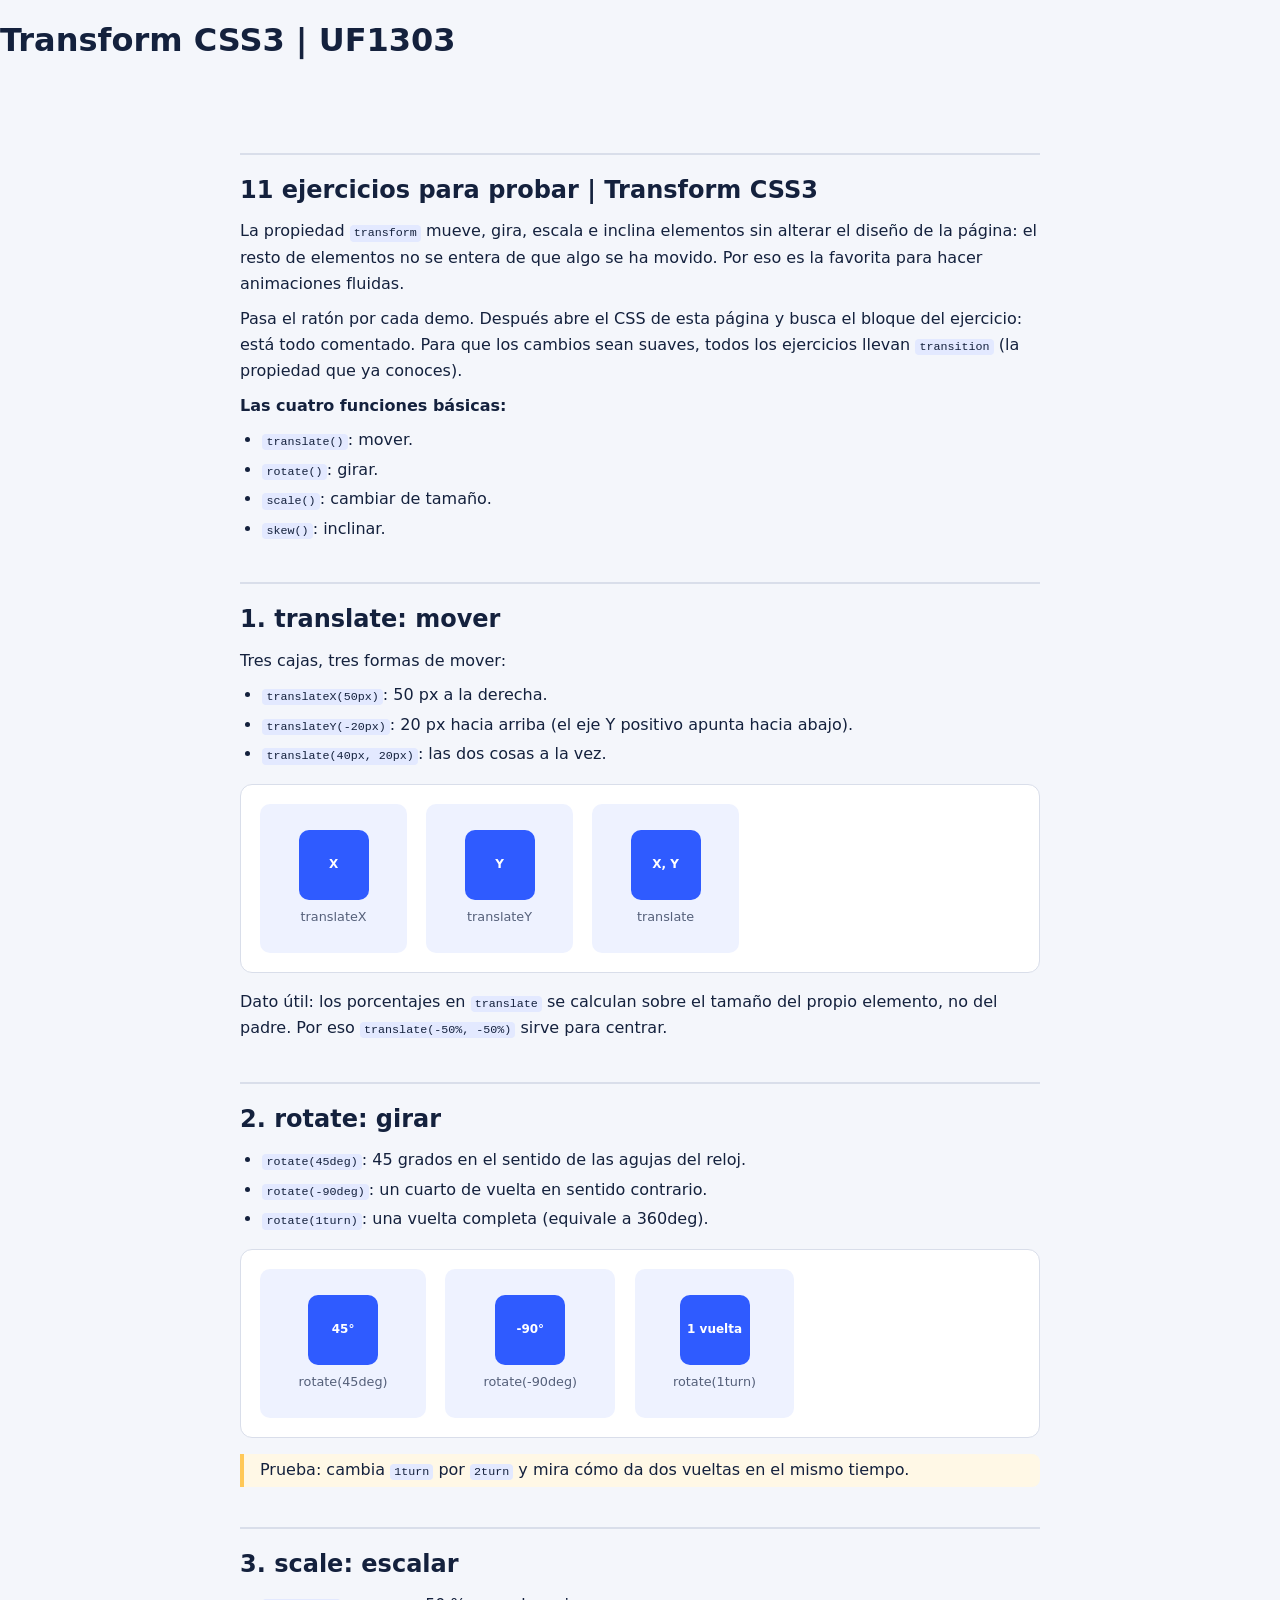
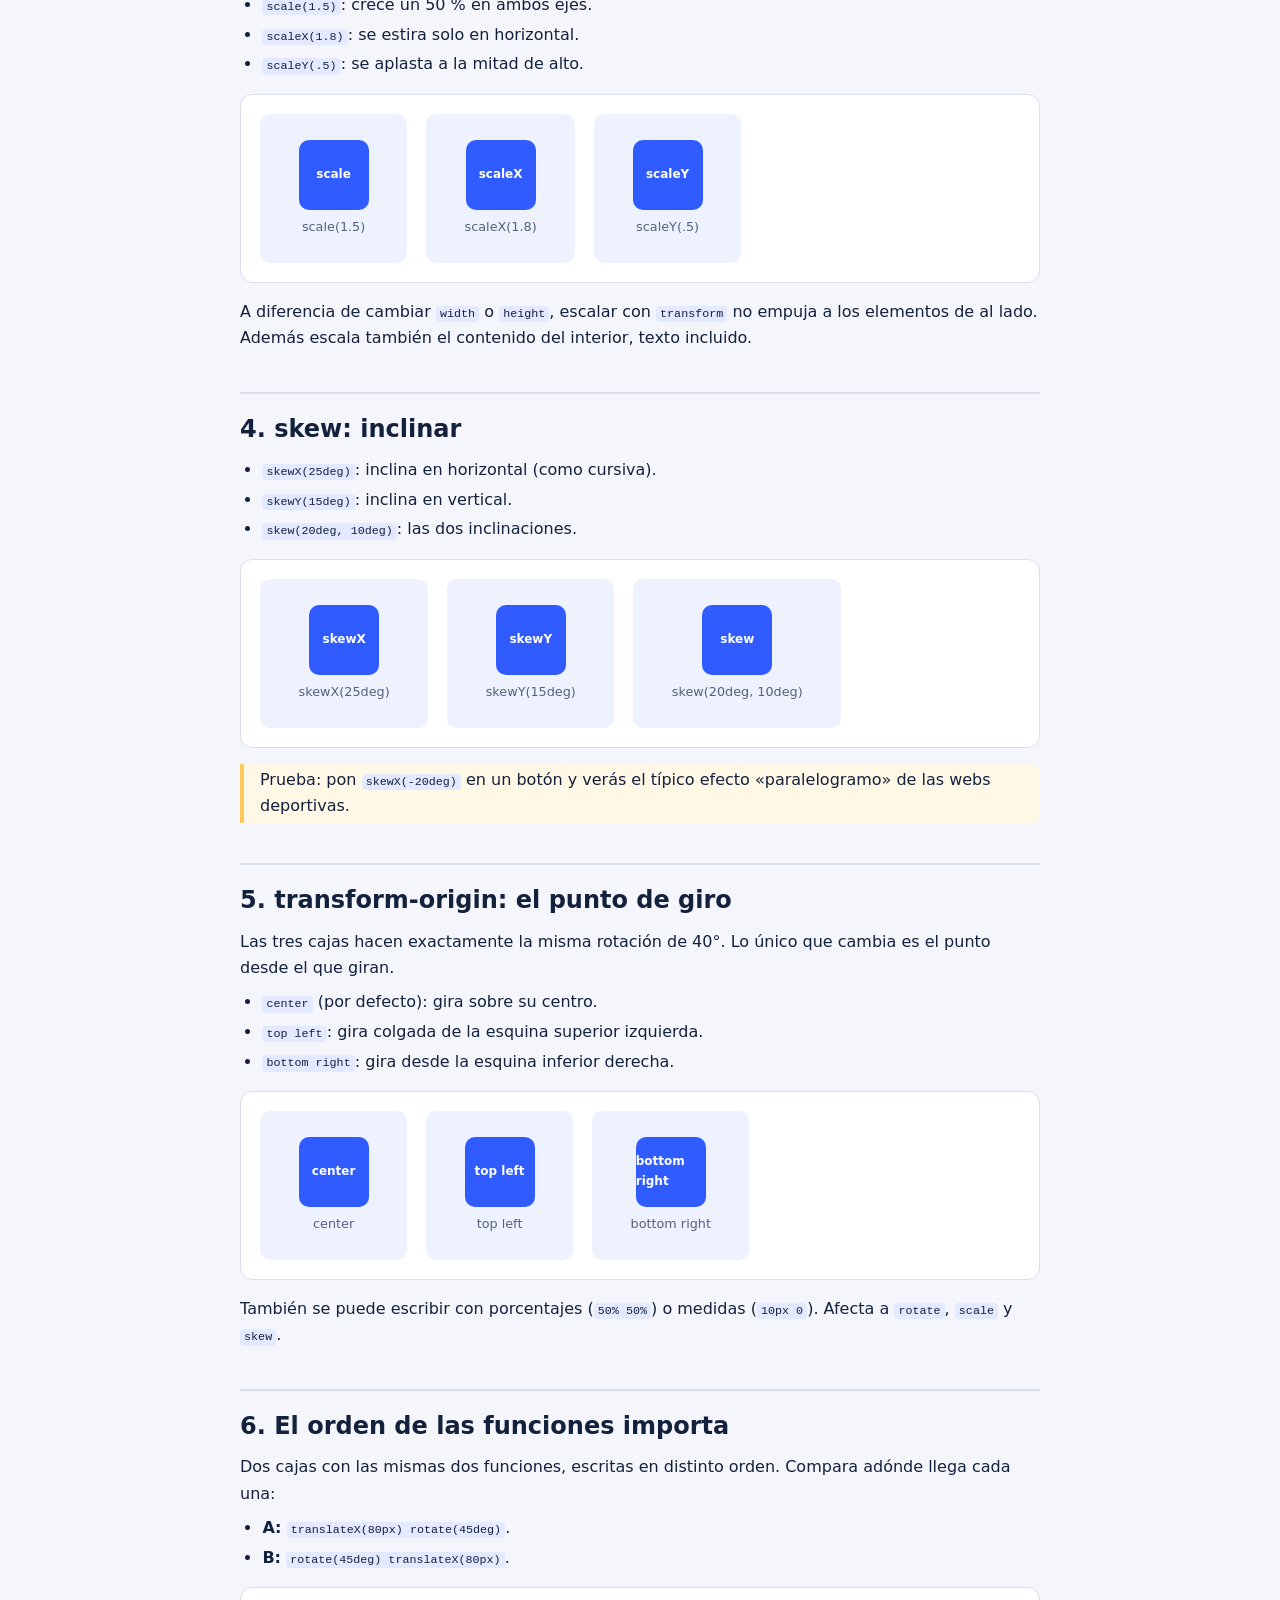
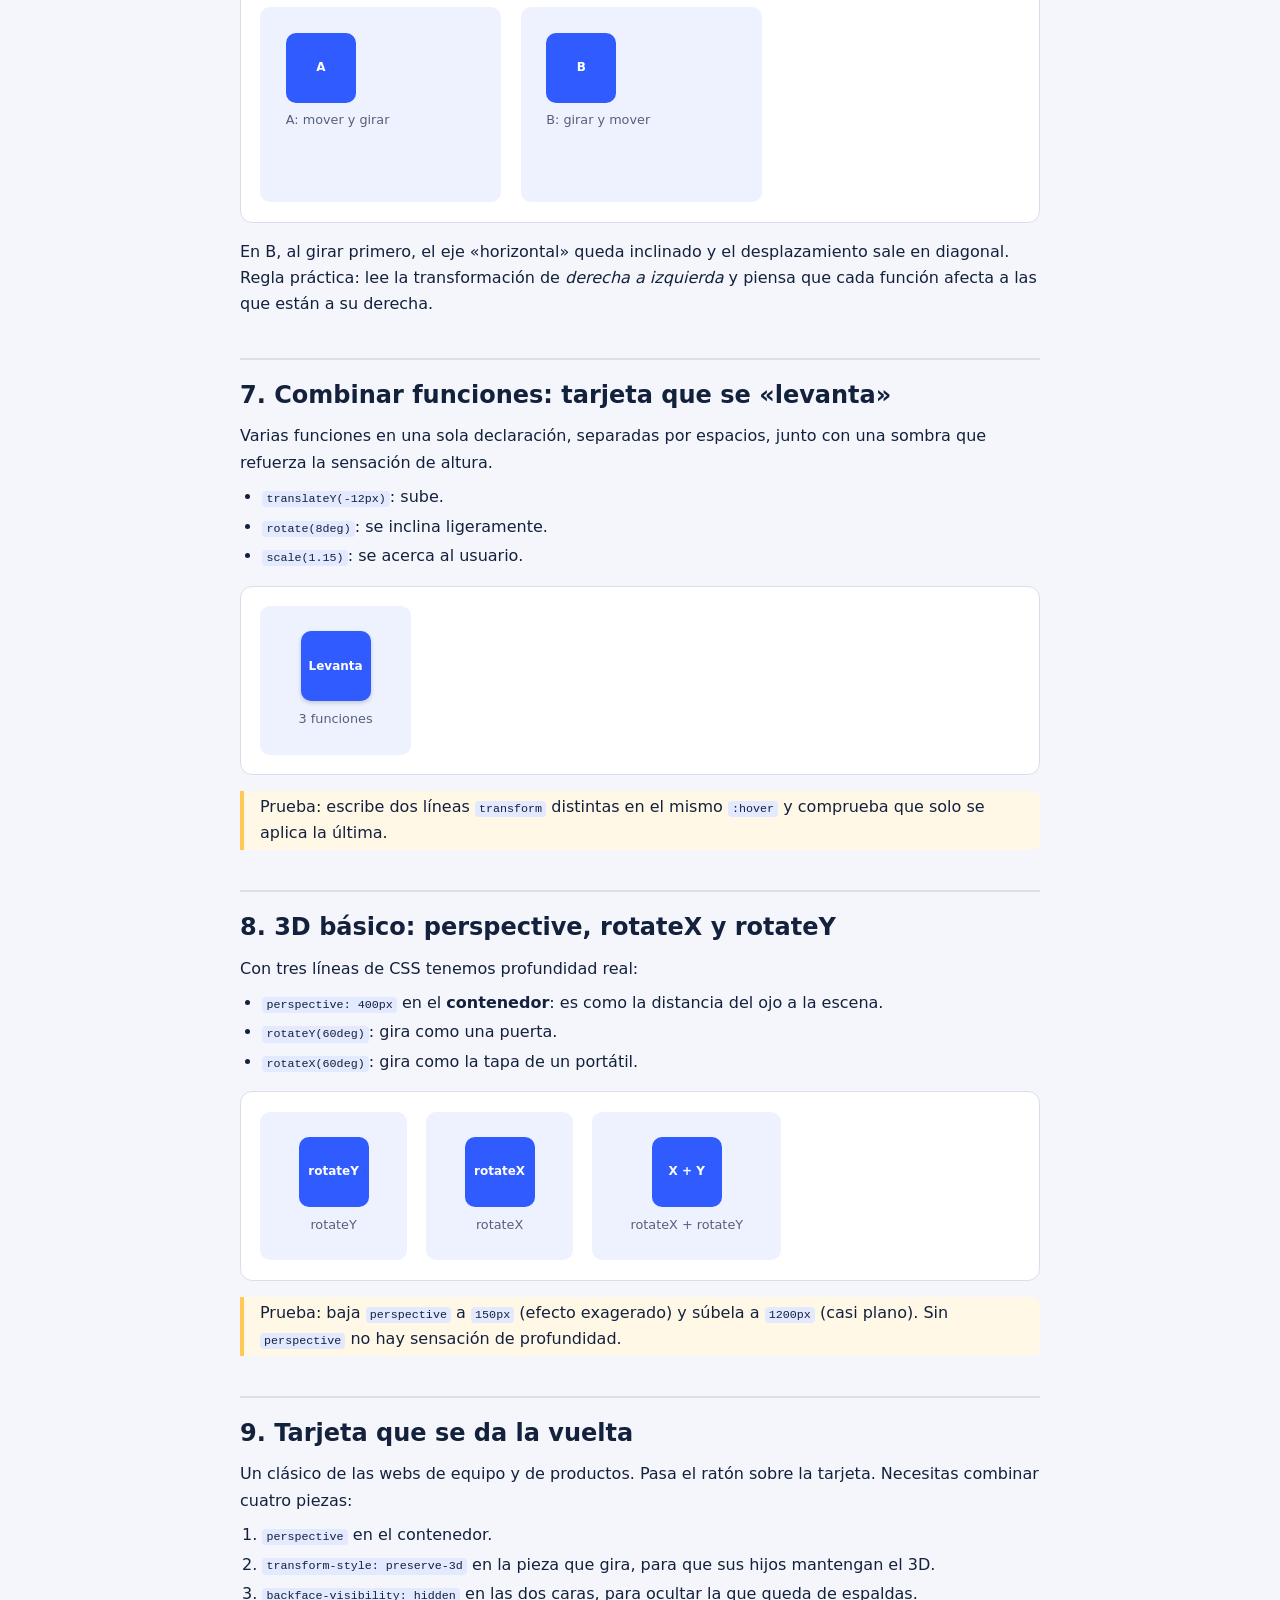
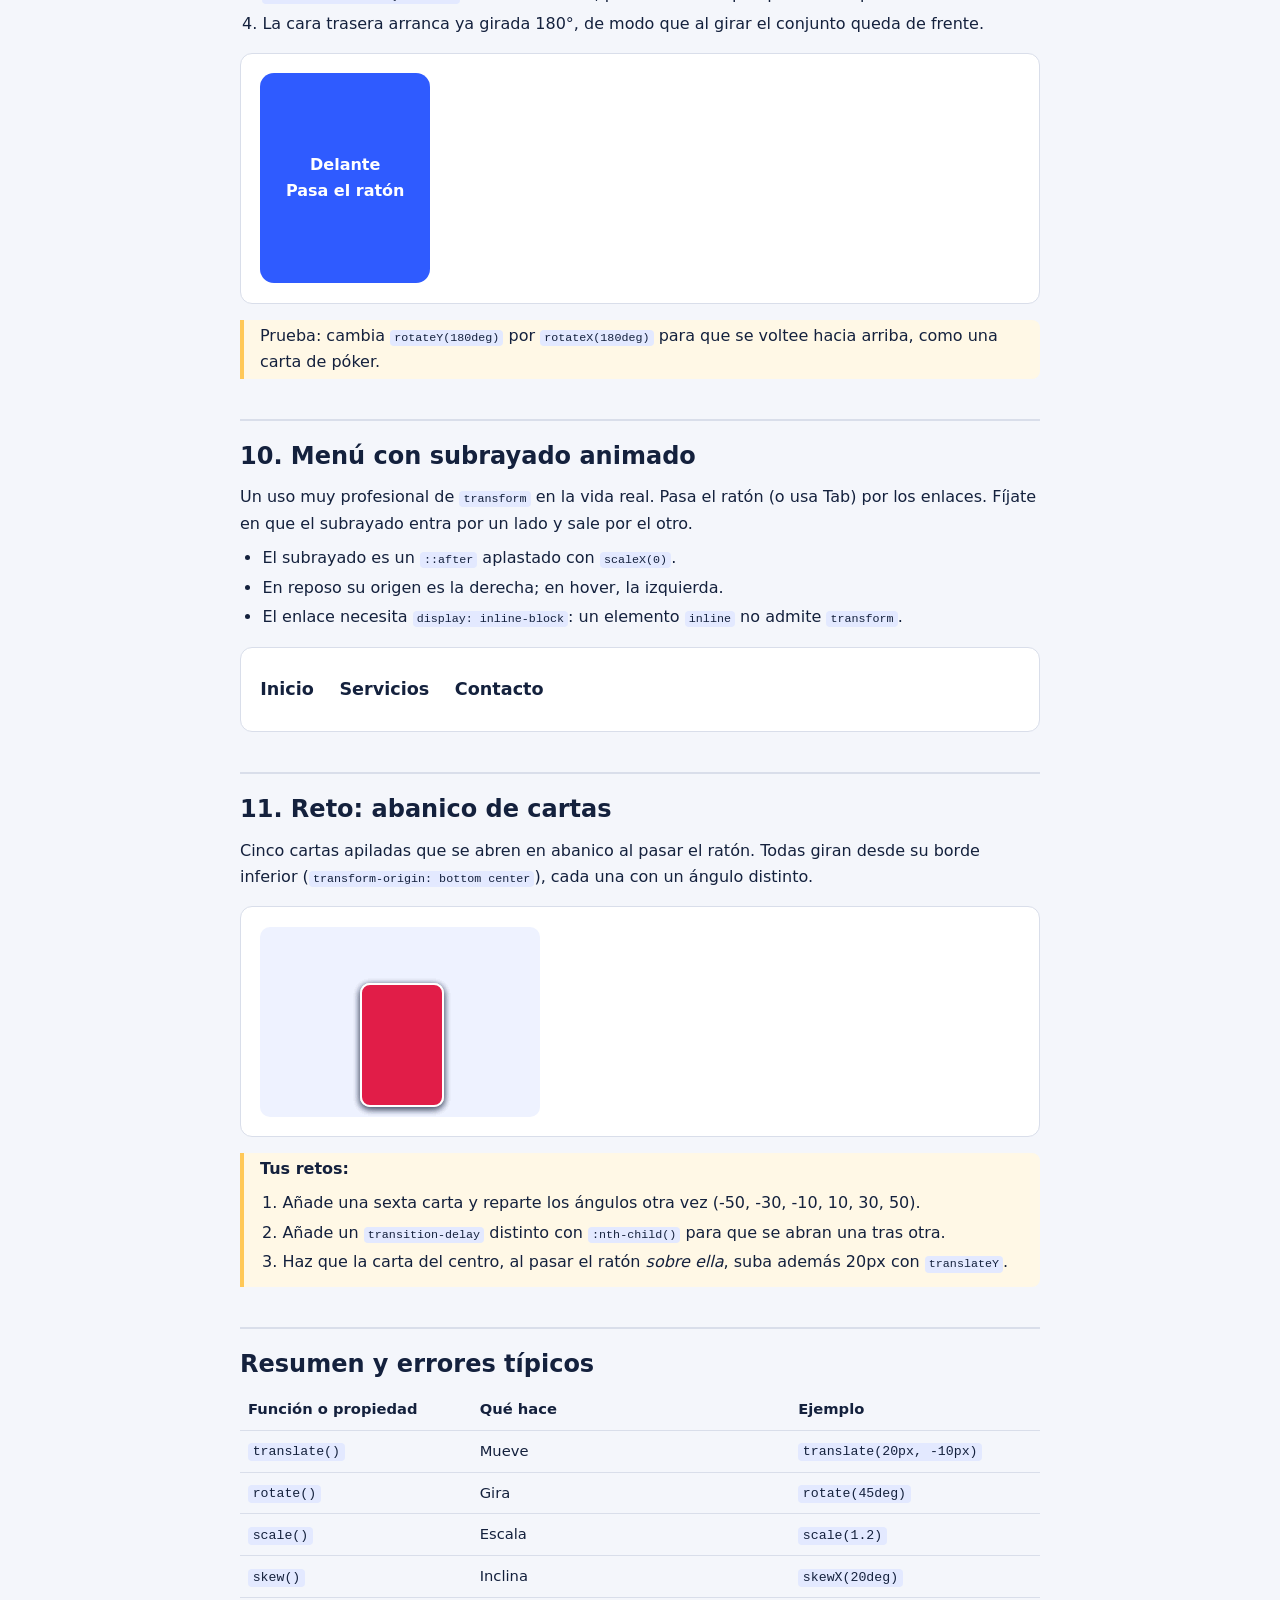
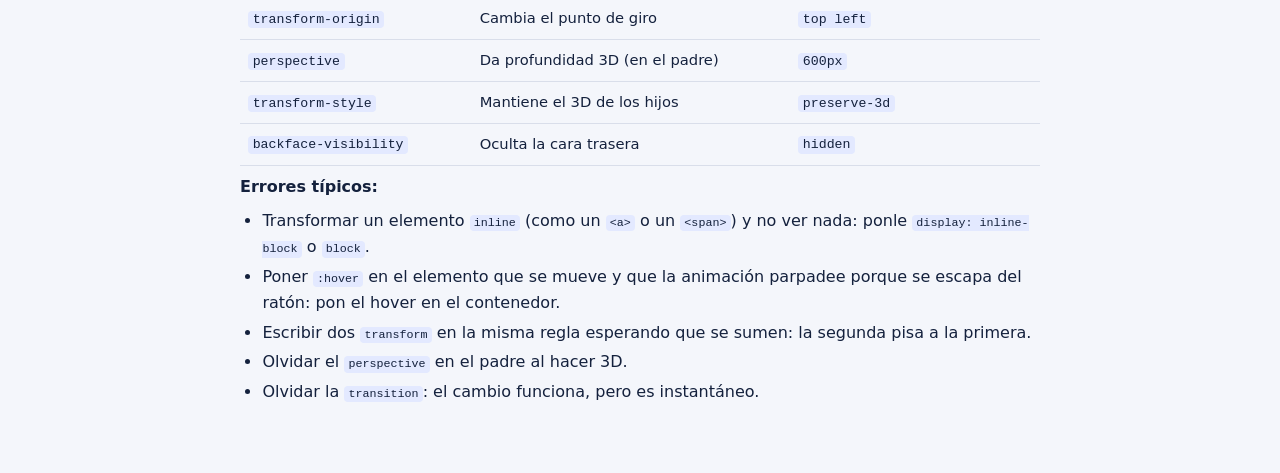
<file: temas/transition.html>
<!doctype html>
<html lang="es">
    <head>
        <meta charset="utf-8" />
        <meta name="viewport" content="width=device-width, initial-scale=1" />

        <style>
            /* ============================================================
   EJERCICIOS DE TRANSFORM CSS3 (sin JavaScript)
   Todo el CSS cuelga de la clase .tf para no chocar con los
   estilos del resto de tu web de prácticas.

   Truco que usamos en casi todos los ejercicios:
   el :hover se pone en la CELDA (el contenedor) y es la CAJA
   de dentro la que se transforma. Así, aunque la caja se mueva
   o gire, el ratón sigue sobre la celda y no hay parpadeos.
============================================================ */

            body {
                margin: 0;
                background: #f4f6fb;
                font-family: system-ui, sans-serif;
                color: #14213d;
            }

            /* ---------- Estilos generales del artículo ---------- */
            .tf {
                max-width: 800px;
                margin: 0 auto;
                padding: 2rem 1rem 4rem;
                line-height: 1.65;
            }
            .tf h1 {
                margin: 0 0 0.5rem;
            }
            .tf h2 {
                margin: 2.5rem 0 0.3rem;
                padding-top: 1rem;
                border-top: 2px solid #d9deea;
            }
            .tf p {
                margin: 0.5rem 0;
            }
            .tf ul,
            .tf ol {
                margin: 0.5rem 0;
                padding-left: 1.4rem;
            }
            .tf li {
                margin: 0.2rem 0;
            }
            .tf code {
                background: #e3e9ff;
                padding: 0.1em 0.35em;
                border-radius: 4px;
                font-size: 0.9em;
            }
            .tf pre {
                background: #101a33;
                color: #e6ecff;
                padding: 0.9rem 1rem;
                border-radius: 8px;
                overflow-x: auto;
                font-size: 0.85rem;
                line-height: 1.5;
            }
            .tf pre code {
                background: none;
                padding: 0;
            }

            /* Zona donde se ve cada demo */
            .tf .demo {
                background: #fff;
                border: 1px solid #d9deea;
                border-radius: 12px;
                padding: 1.2rem;
                margin: 1rem 0;
                display: flex;
                align-items: center;
                gap: 1.2rem;
                flex-wrap: wrap;
            }
            .tf .prueba {
                border-left: 4px solid #ffc857;
                background: #fff8e6;
                padding: 0.2rem 1rem;
                border-radius: 0 8px 8px 0;
                margin: 1rem 0;
            }
            .tf .tabla {
                overflow-x: auto;
            }
            .tf table {
                border-collapse: collapse;
                width: 100%;
                font-size: 0.92rem;
                min-width: 480px;
            }
            .tf th,
            .tf td {
                text-align: left;
                padding: 0.5rem;
                border-bottom: 1px solid #d9deea;
                vertical-align: top;
            }

            /* ---------- Piezas reutilizables ---------- */

            /* La celda: recibe el ratón y deja sitio para que la caja se mueva */
            .tf .celda {
                display: inline-flex;
                flex-direction: column;
                align-items: center;
                gap: 0.4rem;
                padding: 1.6rem 2.4rem;
                background: #eef2ff;
                border-radius: 10px;
                font-size: 0.8rem;
                color: #55607a;
            }
            .tf .celda.grande {
                padding: 1.6rem 7rem 4.5rem 1.6rem;
                align-items: flex-start;
            }

            /* La caja: es la que se transforma */
            .tf .caja {
                width: 70px;
                height: 70px;
                border-radius: 10px;
                background: #2f5bff;
                color: #fff;
                display: grid;
                place-items: center;
                font-size: 0.75rem;
                font-weight: 700;
                transition: transform 0.5s ease; /* sin esto el cambio sería instantáneo */
            }

            /* ============================================================
   EJERCICIO 1 · translate (mover)
   translateX mueve en horizontal, translateY en vertical y
   translate(x, y) hace las dos cosas. Los valores positivos
   van hacia la derecha y hacia ABAJO.
============================================================ */
            .tf .celda:hover .t1a {
                transform: translateX(50px);
            }
            .tf .celda:hover .t1b {
                transform: translateY(-20px);
            }
            .tf .celda:hover .t1c {
                transform: translate(40px, 20px);
            }

            /* ============================================================
   EJERCICIO 2 · rotate (girar)
   Se mide en grados (deg) o vueltas (turn). Positivo = sentido
   de las agujas del reloj. 1turn = 360deg.
============================================================ */
            .tf .celda:hover .t2a {
                transform: rotate(45deg);
            }
            .tf .celda:hover .t2b {
                transform: rotate(-90deg);
            }
            .tf .celda:hover .t2c {
                transform: rotate(1turn);
            }

            /* ============================================================
   EJERCICIO 3 · scale (escalar)
   1 = tamaño original. 1.5 = 150 %. 0.5 = la mitad.
   scaleX y scaleY escalan un solo eje.
   ============================================================ */
            .tf .celda:hover .t3a {
                transform: scale(1.5);
            }
            .tf .celda:hover .t3b {
                transform: scaleX(1.8);
            }
            .tf .celda:hover .t3c {
                transform: scaleY(0.5);
            }

            /* ============================================================
   EJERCICIO 4 · skew (inclinar)
   Deforma el elemento como si lo "empujaras" de un lado.
   skewX inclina en horizontal; skewY, en vertical.
   ============================================================ */
            .tf .celda:hover .t4a {
                transform: skewX(25deg);
            }
            .tf .celda:hover .t4b {
                transform: skewY(15deg);
            }
            .tf .celda:hover .t4c {
                transform: skew(20deg, 10deg);
            }

            /* ============================================================
   EJERCICIO 5 · transform-origin (el punto de giro)
   Por defecto, todo se transforma desde el CENTRO (50% 50%).
   Cambiando el origen, la misma rotación se ve completamente
   distinta. Se declara en el estado base.
   ============================================================ */
            .tf .t5a,
            .tf .t5b,
            .tf .t5c {
                transition: transform 0.6s ease;
            }
            .tf .t5a {
                transform-origin: center;
            } /* valor por defecto */
            .tf .t5b {
                transform-origin: top left;
            } /* gira desde la esquina superior izquierda */
            .tf .t5c {
                transform-origin: bottom right;
            } /* gira desde la esquina inferior derecha */
            .tf .celda:hover .t5a,
            .tf .celda:hover .t5b,
            .tf .celda:hover .t5c {
                transform: rotate(40deg);
            } /* misma rotación para las tres */

            /* ============================================================
   EJERCICIO 6 · el ORDEN importa
   Las funciones se aplican de derecha a izquierda sobre un
   sistema de ejes que va girando con el elemento.
   - A: primero gira, luego se mueve por el eje ya girado.
   - B: primero se mueve, luego gira sobre sí mismo.
   Mismas funciones, resultado distinto.
   ============================================================ */
            .tf .celda:hover .t6a {
                transform: translateX(80px) rotate(45deg);
            } /* A: se mueve en horizontal y gira */
            .tf .celda:hover .t6b {
                transform: rotate(45deg) translateX(80px);
            } /* B: se mueve en diagonal */

            /* ============================================================
   EJERCICIO 7 · combinar varias funciones
   Se escriben en una sola declaración, separadas por espacios
   (no por comas). OJO: si pones dos "transform" en la misma
   regla, la segunda anula a la primera.
   ============================================================ */
            .tf .t7 {
                box-shadow: 0 2px 4px rgba(20, 33, 61, 0.2);
                transition:
                    transform 0.4s ease-out,
                    box-shadow 0.4s ease-out;
            }
            .tf .celda:hover .t7 {
                transform: translateY(-12px) rotate(8deg) scale(1.15);
                box-shadow: 0 20px 30px rgba(20, 33, 61, 0.3); /* sombra que acompaña al "levantamiento" */
            }

            /* ============================================================
   EJERCICIO 8 · 3D básico: perspective + rotateX / rotateY
   - perspective va en el CONTENEDOR (el padre): da profundidad.
     Cuanto menor el valor, más exagerado el efecto.
   - rotateY gira sobre el eje vertical (como una puerta).
   - rotateX gira sobre el eje horizontal (como una tapa).
   ============================================================ */
            .tf .celda.p3d {
                perspective: 400px;
            } /* ← el padre da la perspectiva */
            .tf .celda:hover .t8a {
                transform: rotateY(60deg);
            }
            .tf .celda:hover .t8b {
                transform: rotateX(60deg);
            }
            .tf .celda:hover .t8c {
                transform: rotateX(30deg) rotateY(-30deg);
            }

            /* ============================================================
   EJERCICIO 9 · tarjeta que se da la vuelta (flip card)
   Ingredientes:
   1. perspective en el contenedor.
   2. transform-style: preserve-3d en la pieza que gira, para
      que sus hijos conserven el 3D.
   3. backface-visibility: hidden en cada cara: oculta la cara
      cuando está "de espaldas".
   4. La cara trasera empieza ya girada 180deg.
   ============================================================ */
            .tf .flip {
                width: 170px;
                height: 210px;
                perspective: 800px;
            }
            .tf .flip-interior {
                position: relative;
                width: 100%;
                height: 100%;
                transition: transform 0.8s ease;
                transform-style: preserve-3d;
            }
            .tf .flip:hover .flip-interior {
                transform: rotateY(180deg);
            } /* da la vuelta entera */
            .tf .cara {
                position: absolute;
                inset: 0; /* ocupa todo el espacio del padre */
                border-radius: 14px;
                padding: 1rem;
                display: grid;
                place-items: center;
                text-align: center;
                font-weight: 700;
                -webkit-backface-visibility: hidden; /* prefijo para Safari */
                backface-visibility: hidden;
            }
            .tf .delante {
                background: #2f5bff;
                color: #fff;
            }
            .tf .detras {
                background: #ffc857;
                color: #14213d;
                transform: rotateY(180deg);
            }

            /* ============================================================
   EJERCICIO 10 · subrayado animado (scaleX + transform-origin)
   El subrayado es un pseudoelemento ::after que mide el 100 %
   del ancho pero está aplastado a 0 con scaleX(0).
   - En reposo, su origen es la derecha: al salir se encoge hacia allí.
   - En hover, su origen es la izquierda: al entrar crece desde allí.
   ============================================================ */
            .tf .menu {
                display: flex;
                gap: 1.6rem;
                list-style: none;
                padding: 0;
                margin: 0;
            }
            .tf .menu a {
                position: relative;
                display: inline-block; /* ← necesario para poder transformar */
                padding: 0.3rem 0;
                color: #14213d;
                text-decoration: none;
                font-weight: 700;
                font-size: 1.1rem;
            }
            .tf .menu a::after {
                content: "";
                position: absolute;
                left: 0;
                right: 0;
                bottom: 0;
                height: 3px;
                background: #e11d48;
                transform: scaleX(0);
                transform-origin: right center;
                transition: transform 0.35s ease;
            }
            .tf .menu a:hover::after,
            .tf .menu a:focus-visible::after {
                transform: scaleX(1);
                transform-origin: left center;
            }

            /* ============================================================
   EJERCICIO 11 · RETO: abanico de cartas
   Cinco cartas apiladas en el mismo punto. Todas giran desde su
   borde inferior central (transform-origin) con un ángulo
   distinto cada una.
   ============================================================ */
            .tf .abanico {
                position: relative;
                width: 280px;
                height: 190px;
                background: #eef2ff;
                border-radius: 10px;
            }
            .tf .carta {
                position: absolute;
                left: 50%;
                bottom: 10px;
                width: 80px;
                height: 120px;
                margin-left: -40px;
                border-radius: 10px;
                border: 2px solid #fff;
                box-shadow: 0 2px 6px rgba(20, 33, 61, 0.25);
                transform-origin: bottom center; /* ← el eje del abanico */
                transition: transform 0.5s ease-out;
            }
            .tf .carta:nth-child(1) {
                background: #2f5bff;
            }
            .tf .carta:nth-child(2) {
                background: #0f766e;
            }
            .tf .carta:nth-child(3) {
                background: #7c3aed;
            }
            .tf .carta:nth-child(4) {
                background: #f59e0b;
            }
            .tf .carta:nth-child(5) {
                background: #e11d48;
            }
            .tf .abanico:hover .carta:nth-child(1) {
                transform: rotate(-40deg);
            }
            .tf .abanico:hover .carta:nth-child(2) {
                transform: rotate(-20deg);
            }
            .tf .abanico:hover .carta:nth-child(3) {
                transform: rotate(0deg);
            }
            .tf .abanico:hover .carta:nth-child(4) {
                transform: rotate(20deg);
            }
            .tf .abanico:hover .carta:nth-child(5) {
                transform: rotate(40deg);
            }

            /* ============================================================
   ACCESIBILIDAD
   Si la persona ha pedido "reducir movimiento" en su sistema,
   los cambios pasan a ser casi instantáneos.
   ============================================================ */
            @media (prefers-reduced-motion: reduce) {
                .tf * {
                    transition-duration: 0.01ms !important;
                }
            }
        </style>
        <title>Ejercicios de transform CSS3 | UF1303</title>
    </head>

    <body>
        <header>
            <h1>Transform CSS3 | UF1303</h1>
        </header>

        <nav></nav>
        <main>
            <section class="tf">
                <header>
                    <h2>11 ejercicios para probar | Transform CSS3</h2>
                    <p>
                        La propiedad <code>transform</code> mueve, gira, escala
                        e inclina elementos sin alterar el diseño de la página:
                        el resto de elementos no se entera de que algo se ha
                        movido. Por eso es la favorita para hacer animaciones
                        fluidas.
                    </p>
                    <p>
                        Pasa el ratón por cada demo. Después abre el CSS de esta
                        página y busca el bloque del ejercicio: está todo
                        comentado. Para que los cambios sean suaves, todos los
                        ejercicios llevan <code>transition</code> (la propiedad
                        que ya conoces).
                    </p>
                    <p><strong>Las cuatro funciones básicas:</strong></p>
                    <ul>
                        <li><code>translate()</code>: mover.</li>
                        <li><code>rotate()</code>: girar.</li>
                        <li><code>scale()</code>: cambiar de tamaño.</li>
                        <li><code>skew()</code>: inclinar.</li>
                    </ul>
                </header>

                <!-- ===== EJERCICIO 1 ===== -->
                <article>
                    <h2>1. translate: mover</h2>
                    <p>Tres cajas, tres formas de mover:</p>
                    <ul>
                        <li>
                            <code>translateX(50px)</code>: 50 px a la derecha.
                        </li>
                        <li>
                            <code>translateY(-20px)</code>: 20 px hacia arriba
                            (el eje Y positivo apunta hacia abajo).
                        </li>
                        <li>
                            <code>translate(40px, 20px)</code>: las dos cosas a
                            la vez.
                        </li>
                    </ul>
                    <div class="demo">
                        <div class="celda">
                            <div class="caja t1a">X</div>
                            translateX
                        </div>
                        <div class="celda">
                            <div class="caja t1b">Y</div>
                            translateY
                        </div>
                        <div class="celda">
                            <div class="caja t1c">X, Y</div>
                            translate
                        </div>
                    </div>
                    <p>
                        Dato útil: los porcentajes en <code>translate</code> se
                        calculan sobre el tamaño del propio elemento, no del
                        padre. Por eso <code>translate(-50%, -50%)</code> sirve
                        para centrar.
                    </p>
                </article>

                <!-- ===== EJERCICIO 2 ===== -->
                <article>
                    <h2>2. rotate: girar</h2>
                    <ul>
                        <li>
                            <code>rotate(45deg)</code>: 45 grados en el sentido
                            de las agujas del reloj.
                        </li>
                        <li>
                            <code>rotate(-90deg)</code>: un cuarto de vuelta en
                            sentido contrario.
                        </li>
                        <li>
                            <code>rotate(1turn)</code>: una vuelta completa
                            (equivale a 360deg).
                        </li>
                    </ul>
                    <div class="demo">
                        <div class="celda">
                            <div class="caja t2a">45°</div>
                            rotate(45deg)
                        </div>
                        <div class="celda">
                            <div class="caja t2b">-90°</div>
                            rotate(-90deg)
                        </div>
                        <div class="celda">
                            <div class="caja t2c">1 vuelta</div>
                            rotate(1turn)
                        </div>
                    </div>
                    <div class="prueba">
                        Prueba: cambia <code>1turn</code> por
                        <code>2turn</code> y mira cómo da dos vueltas en el
                        mismo tiempo.
                    </div>
                </article>

                <!-- ===== EJERCICIO 3 ===== -->
                <article>
                    <h2>3. scale: escalar</h2>
                    <ul>
                        <li>
                            <code>scale(1.5)</code>: crece un 50 % en ambos
                            ejes.
                        </li>
                        <li>
                            <code>scaleX(1.8)</code>: se estira solo en
                            horizontal.
                        </li>
                        <li>
                            <code>scaleY(.5)</code>: se aplasta a la mitad de
                            alto.
                        </li>
                    </ul>
                    <div class="demo">
                        <div class="celda">
                            <div class="caja t3a">scale</div>
                            scale(1.5)
                        </div>
                        <div class="celda">
                            <div class="caja t3b">scaleX</div>
                            scaleX(1.8)
                        </div>
                        <div class="celda">
                            <div class="caja t3c">scaleY</div>
                            scaleY(.5)
                        </div>
                    </div>
                    <p>
                        A diferencia de cambiar <code>width</code> o
                        <code>height</code>, escalar con
                        <code>transform</code> no empuja a los elementos de al
                        lado. Además escala también el contenido del interior,
                        texto incluido.
                    </p>
                </article>

                <!-- ===== EJERCICIO 4 ===== -->
                <article>
                    <h2>4. skew: inclinar</h2>
                    <ul>
                        <li>
                            <code>skewX(25deg)</code>: inclina en horizontal
                            (como cursiva).
                        </li>
                        <li><code>skewY(15deg)</code>: inclina en vertical.</li>
                        <li>
                            <code>skew(20deg, 10deg)</code>: las dos
                            inclinaciones.
                        </li>
                    </ul>
                    <div class="demo">
                        <div class="celda">
                            <div class="caja t4a">skewX</div>
                            skewX(25deg)
                        </div>
                        <div class="celda">
                            <div class="caja t4b">skewY</div>
                            skewY(15deg)
                        </div>
                        <div class="celda">
                            <div class="caja t4c">skew</div>
                            skew(20deg, 10deg)
                        </div>
                    </div>
                    <div class="prueba">
                        Prueba: pon <code>skewX(-20deg)</code> en un botón y
                        verás el típico efecto «paralelogramo» de las webs
                        deportivas.
                    </div>
                </article>

                <!-- ===== EJERCICIO 5 ===== -->
                <article>
                    <h2>5. transform-origin: el punto de giro</h2>
                    <p>
                        Las tres cajas hacen exactamente la misma rotación de
                        40°. Lo único que cambia es el punto desde el que giran.
                    </p>
                    <ul>
                        <li>
                            <code>center</code> (por defecto): gira sobre su
                            centro.
                        </li>
                        <li>
                            <code>top left</code>: gira colgada de la esquina
                            superior izquierda.
                        </li>
                        <li>
                            <code>bottom right</code>: gira desde la esquina
                            inferior derecha.
                        </li>
                    </ul>
                    <div class="demo">
                        <div class="celda">
                            <div class="caja t5a">center</div>
                            center
                        </div>
                        <div class="celda">
                            <div class="caja t5b">top left</div>
                            top left
                        </div>
                        <div class="celda">
                            <div class="caja t5c">bottom right</div>
                            bottom right
                        </div>
                    </div>
                    <p>
                        También se puede escribir con porcentajes (<code
                            >50% 50%</code
                        >) o medidas (<code>10px 0</code>). Afecta a
                        <code>rotate</code>, <code>scale</code> y
                        <code>skew</code>.
                    </p>
                </article>

                <!-- ===== EJERCICIO 6 ===== -->
                <article>
                    <h2>6. El orden de las funciones importa</h2>
                    <p>
                        Dos cajas con las mismas dos funciones, escritas en
                        distinto orden. Compara adónde llega cada una:
                    </p>
                    <ul>
                        <li>
                            <strong>A:</strong>
                            <code>translateX(80px) rotate(45deg)</code>.
                        </li>
                        <li>
                            <strong>B:</strong>
                            <code>rotate(45deg) translateX(80px)</code>.
                        </li>
                    </ul>
                    <div class="demo">
                        <div class="celda grande">
                            <div class="caja t6a">A</div>
                            A: mover y girar
                        </div>
                        <div class="celda grande">
                            <div class="caja t6b">B</div>
                            B: girar y mover
                        </div>
                    </div>
                    <p>
                        En B, al girar primero, el eje «horizontal» queda
                        inclinado y el desplazamiento sale en diagonal. Regla
                        práctica: lee la transformación de
                        <em>derecha a izquierda</em> y piensa que cada función
                        afecta a las que están a su derecha.
                    </p>
                </article>

                <!-- ===== EJERCICIO 7 ===== -->
                <article>
                    <h2>7. Combinar funciones: tarjeta que se «levanta»</h2>
                    <p>
                        Varias funciones en una sola declaración, separadas por
                        espacios, junto con una sombra que refuerza la sensación
                        de altura.
                    </p>
                    <ul>
                        <li><code>translateY(-12px)</code>: sube.</li>
                        <li>
                            <code>rotate(8deg)</code>: se inclina ligeramente.
                        </li>
                        <li><code>scale(1.15)</code>: se acerca al usuario.</li>
                    </ul>
                    <div class="demo">
                        <div class="celda">
                            <div class="caja t7">Levanta</div>
                            3 funciones
                        </div>
                    </div>
                    <div class="prueba">
                        Prueba: escribe dos líneas
                        <code>transform</code> distintas en el mismo
                        <code>:hover</code> y comprueba que solo se aplica la
                        última.
                    </div>
                </article>

                <!-- ===== EJERCICIO 8 ===== -->
                <article>
                    <h2>8. 3D básico: perspective, rotateX y rotateY</h2>
                    <p>Con tres líneas de CSS tenemos profundidad real:</p>
                    <ul>
                        <li>
                            <code>perspective: 400px</code> en el
                            <strong>contenedor</strong>: es como la distancia
                            del ojo a la escena.
                        </li>
                        <li>
                            <code>rotateY(60deg)</code>: gira como una puerta.
                        </li>
                        <li>
                            <code>rotateX(60deg)</code>: gira como la tapa de un
                            portátil.
                        </li>
                    </ul>
                    <div class="demo">
                        <div class="celda p3d">
                            <div class="caja t8a">rotateY</div>
                            rotateY
                        </div>
                        <div class="celda p3d">
                            <div class="caja t8b">rotateX</div>
                            rotateX
                        </div>
                        <div class="celda p3d">
                            <div class="caja t8c">X + Y</div>
                            rotateX + rotateY
                        </div>
                    </div>
                    <div class="prueba">
                        Prueba: baja <code>perspective</code> a
                        <code>150px</code> (efecto exagerado) y súbela a
                        <code>1200px</code> (casi plano). Sin
                        <code>perspective</code> no hay sensación de
                        profundidad.
                    </div>
                </article>

                <!-- ===== EJERCICIO 9 ===== -->
                <article>
                    <h2>9. Tarjeta que se da la vuelta</h2>
                    <p>
                        Un clásico de las webs de equipo y de productos. Pasa el
                        ratón sobre la tarjeta. Necesitas combinar cuatro
                        piezas:
                    </p>
                    <ol>
                        <li><code>perspective</code> en el contenedor.</li>
                        <li>
                            <code>transform-style: preserve-3d</code> en la
                            pieza que gira, para que sus hijos mantengan el 3D.
                        </li>
                        <li>
                            <code>backface-visibility: hidden</code> en las dos
                            caras, para ocultar la que queda de espaldas.
                        </li>
                        <li>
                            La cara trasera arranca ya girada 180°, de modo que
                            al girar el conjunto queda de frente.
                        </li>
                    </ol>
                    <div class="demo">
                        <div class="flip">
                            <div class="flip-interior">
                                <div class="cara delante">
                                    Delante<br />Pasa el ratón
                                </div>
                                <div class="cara detras">
                                    Detrás<br />¡Sorpresa!
                                </div>
                            </div>
                        </div>
                    </div>
                    <div class="prueba">
                        Prueba: cambia <code>rotateY(180deg)</code> por
                        <code>rotateX(180deg)</code> para que se voltee hacia
                        arriba, como una carta de póker.
                    </div>
                </article>

                <!-- ===== EJERCICIO 10 ===== -->
                <article>
                    <h2>10. Menú con subrayado animado</h2>
                    <p>
                        Un uso muy profesional de <code>transform</code> en la
                        vida real. Pasa el ratón (o usa Tab) por los enlaces.
                        Fíjate en que el subrayado entra por un lado y sale por
                        el otro.
                    </p>
                    <ul>
                        <li>
                            El subrayado es un <code>::after</code> aplastado
                            con <code>scaleX(0)</code>.
                        </li>
                        <li>
                            En reposo su origen es la derecha; en hover, la
                            izquierda.
                        </li>
                        <li>
                            El enlace necesita
                            <code>display: inline-block</code>: un elemento
                            <code>inline</code> no admite
                            <code>transform</code>.
                        </li>
                    </ul>
                    <div class="demo">
                        <ul class="menu">
                            <li><a href="#e10">Inicio</a></li>
                            <li><a href="#e10">Servicios</a></li>
                            <li><a href="#e10">Contacto</a></li>
                        </ul>
                    </div>
                </article>

                <!-- ===== EJERCICIO 11 ===== -->
                <article>
                    <h2>11. Reto: abanico de cartas</h2>
                    <p>
                        Cinco cartas apiladas que se abren en abanico al pasar
                        el ratón. Todas giran desde su borde inferior (<code
                            >transform-origin: bottom center</code
                        >), cada una con un ángulo distinto.
                    </p>
                    <div class="demo">
                        <div class="abanico">
                            <div class="carta"></div>
                            <div class="carta"></div>
                            <div class="carta"></div>
                            <div class="carta"></div>
                            <div class="carta"></div>
                        </div>
                    </div>
                    <div class="prueba">
                        <strong>Tus retos:</strong>
                        <ol>
                            <li>
                                Añade una sexta carta y reparte los ángulos otra
                                vez (-50, -30, -10, 10, 30, 50).
                            </li>
                            <li>
                                Añade un <code>transition-delay</code> distinto
                                con <code>:nth-child()</code> para que se abran
                                una tras otra.
                            </li>
                            <li>
                                Haz que la carta del centro, al pasar el ratón
                                <em>sobre ella</em>, suba además 20px con
                                <code>translateY</code>.
                            </li>
                        </ol>
                    </div>
                </article>

                <!-- ===== RESUMEN ===== -->
                <article>
                    <h2>Resumen y errores típicos</h2>
                    <div class="tabla">
                        <table>
                            <thead>
                                <tr>
                                    <th>Función o propiedad</th>
                                    <th>Qué hace</th>
                                    <th>Ejemplo</th>
                                </tr>
                            </thead>
                            <tbody>
                                <tr>
                                    <td><code>translate()</code></td>
                                    <td>Mueve</td>
                                    <td><code>translate(20px, -10px)</code></td>
                                </tr>
                                <tr>
                                    <td><code>rotate()</code></td>
                                    <td>Gira</td>
                                    <td><code>rotate(45deg)</code></td>
                                </tr>
                                <tr>
                                    <td><code>scale()</code></td>
                                    <td>Escala</td>
                                    <td><code>scale(1.2)</code></td>
                                </tr>
                                <tr>
                                    <td><code>skew()</code></td>
                                    <td>Inclina</td>
                                    <td><code>skewX(20deg)</code></td>
                                </tr>
                                <tr>
                                    <td><code>transform-origin</code></td>
                                    <td>Cambia el punto de giro</td>
                                    <td><code>top left</code></td>
                                </tr>
                                <tr>
                                    <td><code>perspective</code></td>
                                    <td>Da profundidad 3D (en el padre)</td>
                                    <td><code>600px</code></td>
                                </tr>
                                <tr>
                                    <td><code>transform-style</code></td>
                                    <td>Mantiene el 3D de los hijos</td>
                                    <td><code>preserve-3d</code></td>
                                </tr>
                                <tr>
                                    <td><code>backface-visibility</code></td>
                                    <td>Oculta la cara trasera</td>
                                    <td><code>hidden</code></td>
                                </tr>
                            </tbody>
                        </table>
                    </div>
                    <p><strong>Errores típicos:</strong></p>
                    <ul>
                        <li>
                            Transformar un elemento <code>inline</code> (como un
                            <code>&lt;a&gt;</code> o un
                            <code>&lt;span&gt;</code>) y no ver nada: ponle
                            <code>display: inline-block</code> o
                            <code>block</code>.
                        </li>
                        <li>
                            Poner <code>:hover</code> en el elemento que se
                            mueve y que la animación parpadee porque se escapa
                            del ratón: pon el hover en el contenedor.
                        </li>
                        <li>
                            Escribir dos <code>transform</code> en la misma
                            regla esperando que se sumen: la segunda pisa a la
                            primera.
                        </li>
                        <li>
                            Olvidar el <code>perspective</code> en el padre al
                            hacer 3D.
                        </li>
                        <li>
                            Olvidar la <code>transition</code>: el cambio
                            funciona, pero es instantáneo.
                        </li>
                    </ul>
                </article>
            </section>
        </main>
        <footer></footer>
    </body>
</html>
</file>
<file: assets/css/hover.css>
/*
 * Hover.css (http://ianlunn.github.io/Hover/)
 * Version: 2.3.2
 * Author: Ian Lunn @IanLunn
 * Author URL: http://ianlunn.co.uk/
 * Github: https://github.com/IanLunn/Hover

 * Hover.css Copyright Ian Lunn 2017. Generated with Sass.
 */

/* 2D TRANSITIONS */
/* Grow */
.hvr-grow {
    display: inline-block;
    vertical-align: middle;
    transform: perspective(1px) translateZ(0);
    box-shadow: 0 0 1px rgba(0, 0, 0, 0);
    transition-duration: 0.3s;
    transition-property: transform;
}
.hvr-grow:hover,
.hvr-grow:focus,
.hvr-grow:active {
    transform: scale(1.1);
}

/* Shrink */
.hvr-shrink {
    display: inline-block;
    vertical-align: middle;
    transform: perspective(1px) translateZ(0);
    box-shadow: 0 0 1px rgba(0, 0, 0, 0);
    transition-duration: 0.3s;
    transition-property: transform;
}
.hvr-shrink:hover,
.hvr-shrink:focus,
.hvr-shrink:active {
    transform: scale(0.9);
}

/* Pulse */
@-webkit-keyframes hvr-pulse {
    25% {
        transform: scale(1.1);
    }
    75% {
        transform: scale(0.9);
    }
}
@keyframes hvr-pulse {
    25% {
        transform: scale(1.1);
    }
    75% {
        transform: scale(0.9);
    }
}
.hvr-pulse {
    display: inline-block;
    vertical-align: middle;
    transform: perspective(1px) translateZ(0);
    box-shadow: 0 0 1px rgba(0, 0, 0, 0);
}
.hvr-pulse:hover,
.hvr-pulse:focus,
.hvr-pulse:active {
    -webkit-animation-name: hvr-pulse;
    animation-name: hvr-pulse;
    -webkit-animation-duration: 1s;
    animation-duration: 1s;
    -webkit-animation-timing-function: linear;
    animation-timing-function: linear;
    -webkit-animation-iteration-count: infinite;
    animation-iteration-count: infinite;
}

/* Pulse Grow */
@-webkit-keyframes hvr-pulse-grow {
    to {
        transform: scale(1.1);
    }
}
@keyframes hvr-pulse-grow {
    to {
        transform: scale(1.1);
    }
}
.hvr-pulse-grow {
    display: inline-block;
    vertical-align: middle;
    transform: perspective(1px) translateZ(0);
    box-shadow: 0 0 1px rgba(0, 0, 0, 0);
}
.hvr-pulse-grow:hover,
.hvr-pulse-grow:focus,
.hvr-pulse-grow:active {
    -webkit-animation-name: hvr-pulse-grow;
    animation-name: hvr-pulse-grow;
    -webkit-animation-duration: 0.3s;
    animation-duration: 0.3s;
    -webkit-animation-timing-function: linear;
    animation-timing-function: linear;
    -webkit-animation-iteration-count: infinite;
    animation-iteration-count: infinite;
    -webkit-animation-direction: alternate;
    animation-direction: alternate;
}

/* Pulse Shrink */
@-webkit-keyframes hvr-pulse-shrink {
    to {
        transform: scale(0.9);
    }
}
@keyframes hvr-pulse-shrink {
    to {
        transform: scale(0.9);
    }
}
.hvr-pulse-shrink {
    display: inline-block;
    vertical-align: middle;
    transform: perspective(1px) translateZ(0);
    box-shadow: 0 0 1px rgba(0, 0, 0, 0);
}
.hvr-pulse-shrink:hover,
.hvr-pulse-shrink:focus,
.hvr-pulse-shrink:active {
    -webkit-animation-name: hvr-pulse-shrink;
    animation-name: hvr-pulse-shrink;
    -webkit-animation-duration: 0.3s;
    animation-duration: 0.3s;
    -webkit-animation-timing-function: linear;
    animation-timing-function: linear;
    -webkit-animation-iteration-count: infinite;
    animation-iteration-count: infinite;
    -webkit-animation-direction: alternate;
    animation-direction: alternate;
}

/* Push */
@-webkit-keyframes hvr-push {
    50% {
        transform: scale(0.8);
    }
    100% {
        transform: scale(1);
    }
}
@keyframes hvr-push {
    50% {
        transform: scale(0.8);
    }
    100% {
        transform: scale(1);
    }
}
.hvr-push {
    display: inline-block;
    vertical-align: middle;
    transform: perspective(1px) translateZ(0);
    box-shadow: 0 0 1px rgba(0, 0, 0, 0);
}
.hvr-push:hover,
.hvr-push:focus,
.hvr-push:active {
    -webkit-animation-name: hvr-push;
    animation-name: hvr-push;
    -webkit-animation-duration: 0.3s;
    animation-duration: 0.3s;
    -webkit-animation-timing-function: linear;
    animation-timing-function: linear;
    -webkit-animation-iteration-count: 1;
    animation-iteration-count: 1;
}

/* Pop */
@-webkit-keyframes hvr-pop {
    50% {
        transform: scale(1.2);
    }
}
@keyframes hvr-pop {
    50% {
        transform: scale(1.2);
    }
}
.hvr-pop {
    display: inline-block;
    vertical-align: middle;
    transform: perspective(1px) translateZ(0);
    box-shadow: 0 0 1px rgba(0, 0, 0, 0);
}
.hvr-pop:hover,
.hvr-pop:focus,
.hvr-pop:active {
    -webkit-animation-name: hvr-pop;
    animation-name: hvr-pop;
    -webkit-animation-duration: 0.3s;
    animation-duration: 0.3s;
    -webkit-animation-timing-function: linear;
    animation-timing-function: linear;
    -webkit-animation-iteration-count: 1;
    animation-iteration-count: 1;
}

/* Bounce In */
.hvr-bounce-in {
    display: inline-block;
    vertical-align: middle;
    transform: perspective(1px) translateZ(0);
    box-shadow: 0 0 1px rgba(0, 0, 0, 0);
    transition-duration: 0.5s;
}
.hvr-bounce-in:hover,
.hvr-bounce-in:focus,
.hvr-bounce-in:active {
    transform: scale(1.2);
    transition-timing-function: cubic-bezier(0.47, 2.02, 0.31, -0.36);
}

/* Bounce Out */
.hvr-bounce-out {
    display: inline-block;
    vertical-align: middle;
    transform: perspective(1px) translateZ(0);
    box-shadow: 0 0 1px rgba(0, 0, 0, 0);
    transition-duration: 0.5s;
}
.hvr-bounce-out:hover,
.hvr-bounce-out:focus,
.hvr-bounce-out:active {
    transform: scale(0.8);
    transition-timing-function: cubic-bezier(0.47, 2.02, 0.31, -0.36);
}

/* Rotate */
.hvr-rotate {
    display: inline-block;
    vertical-align: middle;
    transform: perspective(1px) translateZ(0);
    box-shadow: 0 0 1px rgba(0, 0, 0, 0);
    transition-duration: 0.3s;
    transition-property: transform;
}
.hvr-rotate:hover,
.hvr-rotate:focus,
.hvr-rotate:active {
    transform: rotate(4deg);
}

/* Grow Rotate */
.hvr-grow-rotate {
    display: inline-block;
    vertical-align: middle;
    transform: perspective(1px) translateZ(0);
    box-shadow: 0 0 1px rgba(0, 0, 0, 0);
    transition-duration: 0.3s;
    transition-property: transform;
}
.hvr-grow-rotate:hover,
.hvr-grow-rotate:focus,
.hvr-grow-rotate:active {
    transform: scale(1.1) rotate(4deg);
}

/* Float */
.hvr-float {
    display: inline-block;
    vertical-align: middle;
    transform: perspective(1px) translateZ(0);
    box-shadow: 0 0 1px rgba(0, 0, 0, 0);
    transition-duration: 0.3s;
    transition-property: transform;
    transition-timing-function: ease-out;
}
.hvr-float:hover,
.hvr-float:focus,
.hvr-float:active {
    transform: translateY(-8px);
}

/* Sink */
.hvr-sink {
    display: inline-block;
    vertical-align: middle;
    transform: perspective(1px) translateZ(0);
    box-shadow: 0 0 1px rgba(0, 0, 0, 0);
    transition-duration: 0.3s;
    transition-property: transform;
    transition-timing-function: ease-out;
}
.hvr-sink:hover,
.hvr-sink:focus,
.hvr-sink:active {
    transform: translateY(8px);
}

/* Bob */
@-webkit-keyframes hvr-bob {
    0% {
        transform: translateY(-8px);
    }
    50% {
        transform: translateY(-4px);
    }
    100% {
        transform: translateY(-8px);
    }
}
@keyframes hvr-bob {
    0% {
        transform: translateY(-8px);
    }
    50% {
        transform: translateY(-4px);
    }
    100% {
        transform: translateY(-8px);
    }
}
@-webkit-keyframes hvr-bob-float {
    100% {
        transform: translateY(-8px);
    }
}
@keyframes hvr-bob-float {
    100% {
        transform: translateY(-8px);
    }
}
.hvr-bob {
    display: inline-block;
    vertical-align: middle;
    transform: perspective(1px) translateZ(0);
    box-shadow: 0 0 1px rgba(0, 0, 0, 0);
}
.hvr-bob:hover,
.hvr-bob:focus,
.hvr-bob:active {
    -webkit-animation-name: hvr-bob-float, hvr-bob;
    animation-name: hvr-bob-float, hvr-bob;
    -webkit-animation-duration: 0.3s, 1.5s;
    animation-duration: 0.3s, 1.5s;
    -webkit-animation-delay: 0s, 0.3s;
    animation-delay: 0s, 0.3s;
    -webkit-animation-timing-function: ease-out, ease-in-out;
    animation-timing-function: ease-out, ease-in-out;
    -webkit-animation-iteration-count: 1, infinite;
    animation-iteration-count: 1, infinite;
    -webkit-animation-fill-mode: forwards;
    animation-fill-mode: forwards;
    -webkit-animation-direction: normal, alternate;
    animation-direction: normal, alternate;
}

/* Hang */
@-webkit-keyframes hvr-hang {
    0% {
        transform: translateY(8px);
    }
    50% {
        transform: translateY(4px);
    }
    100% {
        transform: translateY(8px);
    }
}
@keyframes hvr-hang {
    0% {
        transform: translateY(8px);
    }
    50% {
        transform: translateY(4px);
    }
    100% {
        transform: translateY(8px);
    }
}
@-webkit-keyframes hvr-hang-sink {
    100% {
        transform: translateY(8px);
    }
}
@keyframes hvr-hang-sink {
    100% {
        transform: translateY(8px);
    }
}
.hvr-hang {
    display: inline-block;
    vertical-align: middle;
    transform: perspective(1px) translateZ(0);
    box-shadow: 0 0 1px rgba(0, 0, 0, 0);
}
.hvr-hang:hover,
.hvr-hang:focus,
.hvr-hang:active {
    -webkit-animation-name: hvr-hang-sink, hvr-hang;
    animation-name: hvr-hang-sink, hvr-hang;
    -webkit-animation-duration: 0.3s, 1.5s;
    animation-duration: 0.3s, 1.5s;
    -webkit-animation-delay: 0s, 0.3s;
    animation-delay: 0s, 0.3s;
    -webkit-animation-timing-function: ease-out, ease-in-out;
    animation-timing-function: ease-out, ease-in-out;
    -webkit-animation-iteration-count: 1, infinite;
    animation-iteration-count: 1, infinite;
    -webkit-animation-fill-mode: forwards;
    animation-fill-mode: forwards;
    -webkit-animation-direction: normal, alternate;
    animation-direction: normal, alternate;
}

/* Skew */
.hvr-skew {
    display: inline-block;
    vertical-align: middle;
    transform: perspective(1px) translateZ(0);
    box-shadow: 0 0 1px rgba(0, 0, 0, 0);
    transition-duration: 0.3s;
    transition-property: transform;
}
.hvr-skew:hover,
.hvr-skew:focus,
.hvr-skew:active {
    transform: skew(-10deg);
}

/* Skew Forward */
.hvr-skew-forward {
    display: inline-block;
    vertical-align: middle;
    transform: perspective(1px) translateZ(0);
    box-shadow: 0 0 1px rgba(0, 0, 0, 0);
    transition-duration: 0.3s;
    transition-property: transform;
    transform-origin: 0 100%;
}
.hvr-skew-forward:hover,
.hvr-skew-forward:focus,
.hvr-skew-forward:active {
    transform: skew(-10deg);
}

/* Skew Backward */
.hvr-skew-backward {
    display: inline-block;
    vertical-align: middle;
    transform: perspective(1px) translateZ(0);
    box-shadow: 0 0 1px rgba(0, 0, 0, 0);
    transition-duration: 0.3s;
    transition-property: transform;
    transform-origin: 0 100%;
}
.hvr-skew-backward:hover,
.hvr-skew-backward:focus,
.hvr-skew-backward:active {
    transform: skew(10deg);
}

/* Wobble Vertical */
@-webkit-keyframes hvr-wobble-vertical {
    16.65% {
        transform: translateY(8px);
    }
    33.3% {
        transform: translateY(-6px);
    }
    49.95% {
        transform: translateY(4px);
    }
    66.6% {
        transform: translateY(-2px);
    }
    83.25% {
        transform: translateY(1px);
    }
    100% {
        transform: translateY(0);
    }
}
@keyframes hvr-wobble-vertical {
    16.65% {
        transform: translateY(8px);
    }
    33.3% {
        transform: translateY(-6px);
    }
    49.95% {
        transform: translateY(4px);
    }
    66.6% {
        transform: translateY(-2px);
    }
    83.25% {
        transform: translateY(1px);
    }
    100% {
        transform: translateY(0);
    }
}
.hvr-wobble-vertical {
    display: inline-block;
    vertical-align: middle;
    transform: perspective(1px) translateZ(0);
    box-shadow: 0 0 1px rgba(0, 0, 0, 0);
}
.hvr-wobble-vertical:hover,
.hvr-wobble-vertical:focus,
.hvr-wobble-vertical:active {
    -webkit-animation-name: hvr-wobble-vertical;
    animation-name: hvr-wobble-vertical;
    -webkit-animation-duration: 1s;
    animation-duration: 1s;
    -webkit-animation-timing-function: ease-in-out;
    animation-timing-function: ease-in-out;
    -webkit-animation-iteration-count: 1;
    animation-iteration-count: 1;
}

/* Wobble Horizontal */
@-webkit-keyframes hvr-wobble-horizontal {
    16.65% {
        transform: translateX(8px);
    }
    33.3% {
        transform: translateX(-6px);
    }
    49.95% {
        transform: translateX(4px);
    }
    66.6% {
        transform: translateX(-2px);
    }
    83.25% {
        transform: translateX(1px);
    }
    100% {
        transform: translateX(0);
    }
}
@keyframes hvr-wobble-horizontal {
    16.65% {
        transform: translateX(8px);
    }
    33.3% {
        transform: translateX(-6px);
    }
    49.95% {
        transform: translateX(4px);
    }
    66.6% {
        transform: translateX(-2px);
    }
    83.25% {
        transform: translateX(1px);
    }
    100% {
        transform: translateX(0);
    }
}
.hvr-wobble-horizontal {
    display: inline-block;
    vertical-align: middle;
    transform: perspective(1px) translateZ(0);
    box-shadow: 0 0 1px rgba(0, 0, 0, 0);
}
.hvr-wobble-horizontal:hover,
.hvr-wobble-horizontal:focus,
.hvr-wobble-horizontal:active {
    -webkit-animation-name: hvr-wobble-horizontal;
    animation-name: hvr-wobble-horizontal;
    -webkit-animation-duration: 1s;
    animation-duration: 1s;
    -webkit-animation-timing-function: ease-in-out;
    animation-timing-function: ease-in-out;
    -webkit-animation-iteration-count: 1;
    animation-iteration-count: 1;
}

/* Wobble To Bottom Right */
@-webkit-keyframes hvr-wobble-to-bottom-right {
    16.65% {
        transform: translate(8px, 8px);
    }
    33.3% {
        transform: translate(-6px, -6px);
    }
    49.95% {
        transform: translate(4px, 4px);
    }
    66.6% {
        transform: translate(-2px, -2px);
    }
    83.25% {
        transform: translate(1px, 1px);
    }
    100% {
        transform: translate(0, 0);
    }
}
@keyframes hvr-wobble-to-bottom-right {
    16.65% {
        transform: translate(8px, 8px);
    }
    33.3% {
        transform: translate(-6px, -6px);
    }
    49.95% {
        transform: translate(4px, 4px);
    }
    66.6% {
        transform: translate(-2px, -2px);
    }
    83.25% {
        transform: translate(1px, 1px);
    }
    100% {
        transform: translate(0, 0);
    }
}
.hvr-wobble-to-bottom-right {
    display: inline-block;
    vertical-align: middle;
    transform: perspective(1px) translateZ(0);
    box-shadow: 0 0 1px rgba(0, 0, 0, 0);
}
.hvr-wobble-to-bottom-right:hover,
.hvr-wobble-to-bottom-right:focus,
.hvr-wobble-to-bottom-right:active {
    -webkit-animation-name: hvr-wobble-to-bottom-right;
    animation-name: hvr-wobble-to-bottom-right;
    -webkit-animation-duration: 1s;
    animation-duration: 1s;
    -webkit-animation-timing-function: ease-in-out;
    animation-timing-function: ease-in-out;
    -webkit-animation-iteration-count: 1;
    animation-iteration-count: 1;
}

/* Wobble To Top Right */
@-webkit-keyframes hvr-wobble-to-top-right {
    16.65% {
        transform: translate(8px, -8px);
    }
    33.3% {
        transform: translate(-6px, 6px);
    }
    49.95% {
        transform: translate(4px, -4px);
    }
    66.6% {
        transform: translate(-2px, 2px);
    }
    83.25% {
        transform: translate(1px, -1px);
    }
    100% {
        transform: translate(0, 0);
    }
}
@keyframes hvr-wobble-to-top-right {
    16.65% {
        transform: translate(8px, -8px);
    }
    33.3% {
        transform: translate(-6px, 6px);
    }
    49.95% {
        transform: translate(4px, -4px);
    }
    66.6% {
        transform: translate(-2px, 2px);
    }
    83.25% {
        transform: translate(1px, -1px);
    }
    100% {
        transform: translate(0, 0);
    }
}
.hvr-wobble-to-top-right {
    display: inline-block;
    vertical-align: middle;
    transform: perspective(1px) translateZ(0);
    box-shadow: 0 0 1px rgba(0, 0, 0, 0);
}
.hvr-wobble-to-top-right:hover,
.hvr-wobble-to-top-right:focus,
.hvr-wobble-to-top-right:active {
    -webkit-animation-name: hvr-wobble-to-top-right;
    animation-name: hvr-wobble-to-top-right;
    -webkit-animation-duration: 1s;
    animation-duration: 1s;
    -webkit-animation-timing-function: ease-in-out;
    animation-timing-function: ease-in-out;
    -webkit-animation-iteration-count: 1;
    animation-iteration-count: 1;
}

/* Wobble Top */
@-webkit-keyframes hvr-wobble-top {
    16.65% {
        transform: skew(-12deg);
    }
    33.3% {
        transform: skew(10deg);
    }
    49.95% {
        transform: skew(-6deg);
    }
    66.6% {
        transform: skew(4deg);
    }
    83.25% {
        transform: skew(-2deg);
    }
    100% {
        transform: skew(0);
    }
}
@keyframes hvr-wobble-top {
    16.65% {
        transform: skew(-12deg);
    }
    33.3% {
        transform: skew(10deg);
    }
    49.95% {
        transform: skew(-6deg);
    }
    66.6% {
        transform: skew(4deg);
    }
    83.25% {
        transform: skew(-2deg);
    }
    100% {
        transform: skew(0);
    }
}
.hvr-wobble-top {
    display: inline-block;
    vertical-align: middle;
    transform: perspective(1px) translateZ(0);
    box-shadow: 0 0 1px rgba(0, 0, 0, 0);
    transform-origin: 0 100%;
}
.hvr-wobble-top:hover,
.hvr-wobble-top:focus,
.hvr-wobble-top:active {
    -webkit-animation-name: hvr-wobble-top;
    animation-name: hvr-wobble-top;
    -webkit-animation-duration: 1s;
    animation-duration: 1s;
    -webkit-animation-timing-function: ease-in-out;
    animation-timing-function: ease-in-out;
    -webkit-animation-iteration-count: 1;
    animation-iteration-count: 1;
}

/* Wobble Bottom */
@-webkit-keyframes hvr-wobble-bottom {
    16.65% {
        transform: skew(-12deg);
    }
    33.3% {
        transform: skew(10deg);
    }
    49.95% {
        transform: skew(-6deg);
    }
    66.6% {
        transform: skew(4deg);
    }
    83.25% {
        transform: skew(-2deg);
    }
    100% {
        transform: skew(0);
    }
}
@keyframes hvr-wobble-bottom {
    16.65% {
        transform: skew(-12deg);
    }
    33.3% {
        transform: skew(10deg);
    }
    49.95% {
        transform: skew(-6deg);
    }
    66.6% {
        transform: skew(4deg);
    }
    83.25% {
        transform: skew(-2deg);
    }
    100% {
        transform: skew(0);
    }
}
.hvr-wobble-bottom {
    display: inline-block;
    vertical-align: middle;
    transform: perspective(1px) translateZ(0);
    box-shadow: 0 0 1px rgba(0, 0, 0, 0);
    transform-origin: 100% 0;
}
.hvr-wobble-bottom:hover,
.hvr-wobble-bottom:focus,
.hvr-wobble-bottom:active {
    -webkit-animation-name: hvr-wobble-bottom;
    animation-name: hvr-wobble-bottom;
    -webkit-animation-duration: 1s;
    animation-duration: 1s;
    -webkit-animation-timing-function: ease-in-out;
    animation-timing-function: ease-in-out;
    -webkit-animation-iteration-count: 1;
    animation-iteration-count: 1;
}

/* Wobble Skew */
@-webkit-keyframes hvr-wobble-skew {
    16.65% {
        transform: skew(-12deg);
    }
    33.3% {
        transform: skew(10deg);
    }
    49.95% {
        transform: skew(-6deg);
    }
    66.6% {
        transform: skew(4deg);
    }
    83.25% {
        transform: skew(-2deg);
    }
    100% {
        transform: skew(0);
    }
}
@keyframes hvr-wobble-skew {
    16.65% {
        transform: skew(-12deg);
    }
    33.3% {
        transform: skew(10deg);
    }
    49.95% {
        transform: skew(-6deg);
    }
    66.6% {
        transform: skew(4deg);
    }
    83.25% {
        transform: skew(-2deg);
    }
    100% {
        transform: skew(0);
    }
}
.hvr-wobble-skew {
    display: inline-block;
    vertical-align: middle;
    transform: perspective(1px) translateZ(0);
    box-shadow: 0 0 1px rgba(0, 0, 0, 0);
}
.hvr-wobble-skew:hover,
.hvr-wobble-skew:focus,
.hvr-wobble-skew:active {
    -webkit-animation-name: hvr-wobble-skew;
    animation-name: hvr-wobble-skew;
    -webkit-animation-duration: 1s;
    animation-duration: 1s;
    -webkit-animation-timing-function: ease-in-out;
    animation-timing-function: ease-in-out;
    -webkit-animation-iteration-count: 1;
    animation-iteration-count: 1;
}

/* Buzz */
@-webkit-keyframes hvr-buzz {
    50% {
        transform: translateX(3px) rotate(2deg);
    }
    100% {
        transform: translateX(-3px) rotate(-2deg);
    }
}
@keyframes hvr-buzz {
    50% {
        transform: translateX(3px) rotate(2deg);
    }
    100% {
        transform: translateX(-3px) rotate(-2deg);
    }
}
.hvr-buzz {
    display: inline-block;
    vertical-align: middle;
    transform: perspective(1px) translateZ(0);
    box-shadow: 0 0 1px rgba(0, 0, 0, 0);
}
.hvr-buzz:hover,
.hvr-buzz:focus,
.hvr-buzz:active {
    -webkit-animation-name: hvr-buzz;
    animation-name: hvr-buzz;
    -webkit-animation-duration: 0.15s;
    animation-duration: 0.15s;
    -webkit-animation-timing-function: linear;
    animation-timing-function: linear;
    -webkit-animation-iteration-count: infinite;
    animation-iteration-count: infinite;
}

/* Buzz Out */
@-webkit-keyframes hvr-buzz-out {
    10% {
        transform: translateX(3px) rotate(2deg);
    }
    20% {
        transform: translateX(-3px) rotate(-2deg);
    }
    30% {
        transform: translateX(3px) rotate(2deg);
    }
    40% {
        transform: translateX(-3px) rotate(-2deg);
    }
    50% {
        transform: translateX(2px) rotate(1deg);
    }
    60% {
        transform: translateX(-2px) rotate(-1deg);
    }
    70% {
        transform: translateX(2px) rotate(1deg);
    }
    80% {
        transform: translateX(-2px) rotate(-1deg);
    }
    90% {
        transform: translateX(1px) rotate(0);
    }
    100% {
        transform: translateX(-1px) rotate(0);
    }
}
@keyframes hvr-buzz-out {
    10% {
        transform: translateX(3px) rotate(2deg);
    }
    20% {
        transform: translateX(-3px) rotate(-2deg);
    }
    30% {
        transform: translateX(3px) rotate(2deg);
    }
    40% {
        transform: translateX(-3px) rotate(-2deg);
    }
    50% {
        transform: translateX(2px) rotate(1deg);
    }
    60% {
        transform: translateX(-2px) rotate(-1deg);
    }
    70% {
        transform: translateX(2px) rotate(1deg);
    }
    80% {
        transform: translateX(-2px) rotate(-1deg);
    }
    90% {
        transform: translateX(1px) rotate(0);
    }
    100% {
        transform: translateX(-1px) rotate(0);
    }
}
.hvr-buzz-out {
    display: inline-block;
    vertical-align: middle;
    transform: perspective(1px) translateZ(0);
    box-shadow: 0 0 1px rgba(0, 0, 0, 0);
}
.hvr-buzz-out:hover,
.hvr-buzz-out:focus,
.hvr-buzz-out:active {
    -webkit-animation-name: hvr-buzz-out;
    animation-name: hvr-buzz-out;
    -webkit-animation-duration: 0.75s;
    animation-duration: 0.75s;
    -webkit-animation-timing-function: linear;
    animation-timing-function: linear;
    -webkit-animation-iteration-count: 1;
    animation-iteration-count: 1;
}

/* Forward */
.hvr-forward {
    display: inline-block;
    vertical-align: middle;
    transform: perspective(1px) translateZ(0);
    box-shadow: 0 0 1px rgba(0, 0, 0, 0);
    transition-duration: 0.3s;
    transition-property: transform;
}
.hvr-forward:hover,
.hvr-forward:focus,
.hvr-forward:active {
    transform: translateX(8px);
}

/* Backward */
.hvr-backward {
    display: inline-block;
    vertical-align: middle;
    transform: perspective(1px) translateZ(0);
    box-shadow: 0 0 1px rgba(0, 0, 0, 0);
    transition-duration: 0.3s;
    transition-property: transform;
}
.hvr-backward:hover,
.hvr-backward:focus,
.hvr-backward:active {
    transform: translateX(-8px);
}

/* BACKGROUND TRANSITIONS */
/* Fade */
.hvr-fade {
    display: inline-block;
    vertical-align: middle;
    transform: perspective(1px) translateZ(0);
    box-shadow: 0 0 1px rgba(0, 0, 0, 0);
    overflow: hidden;
    transition-duration: 0.3s;
    transition-property: color, background-color;
}
.hvr-fade:hover,
.hvr-fade:focus,
.hvr-fade:active {
    background-color: #2098d1;
    color: white;
}

/* Back Pulse */
@-webkit-keyframes hvr-back-pulse {
    50% {
        background-color: rgba(32, 152, 209, 0.75);
    }
}
@keyframes hvr-back-pulse {
    50% {
        background-color: rgba(32, 152, 209, 0.75);
    }
}
.hvr-back-pulse {
    display: inline-block;
    vertical-align: middle;
    transform: perspective(1px) translateZ(0);
    box-shadow: 0 0 1px rgba(0, 0, 0, 0);
    overflow: hidden;
    transition-duration: 0.5s;
    transition-property: color, background-color;
}
.hvr-back-pulse:hover,
.hvr-back-pulse:focus,
.hvr-back-pulse:active {
    -webkit-animation-name: hvr-back-pulse;
    animation-name: hvr-back-pulse;
    -webkit-animation-duration: 1s;
    animation-duration: 1s;
    -webkit-animation-delay: 0.5s;
    animation-delay: 0.5s;
    -webkit-animation-timing-function: linear;
    animation-timing-function: linear;
    -webkit-animation-iteration-count: infinite;
    animation-iteration-count: infinite;
    background-color: #2098d1;
    background-color: #2098d1;
    color: white;
}

/* Sweep To Right */
.hvr-sweep-to-right {
    display: inline-block;
    vertical-align: middle;
    transform: perspective(1px) translateZ(0);
    box-shadow: 0 0 1px rgba(0, 0, 0, 0);
    position: relative;
    transition-property: color;
    transition-duration: 0.3s;
}
.hvr-sweep-to-right:before {
    content: "";
    position: absolute;
    z-index: -1;
    top: 0;
    left: 0;
    right: 0;
    bottom: 0;
    background: #2098d1;
    transform: scaleX(0);
    transform-origin: 0 50%;
    transition-property: transform;
    transition-property: transform;
    transition-duration: 0.3s;
    transition-timing-function: ease-out;
}
.hvr-sweep-to-right:hover,
.hvr-sweep-to-right:focus,
.hvr-sweep-to-right:active {
    color: white;
}
.hvr-sweep-to-right:hover:before,
.hvr-sweep-to-right:focus:before,
.hvr-sweep-to-right:active:before {
    transform: scaleX(1);
}

/* Sweep To Left */
.hvr-sweep-to-left {
    display: inline-block;
    vertical-align: middle;
    transform: perspective(1px) translateZ(0);
    box-shadow: 0 0 1px rgba(0, 0, 0, 0);
    position: relative;
    transition-property: color;
    transition-duration: 0.3s;
}
.hvr-sweep-to-left:before {
    content: "";
    position: absolute;
    z-index: -1;
    top: 0;
    left: 0;
    right: 0;
    bottom: 0;
    background: #2098d1;
    transform: scaleX(0);
    transform-origin: 100% 50%;
    transition-property: transform;
    transition-duration: 0.3s;
    transition-timing-function: ease-out;
}
.hvr-sweep-to-left:hover,
.hvr-sweep-to-left:focus,
.hvr-sweep-to-left:active {
    color: white;
}
.hvr-sweep-to-left:hover:before,
.hvr-sweep-to-left:focus:before,
.hvr-sweep-to-left:active:before {
    transform: scaleX(1);
}

/* Sweep To Bottom */
.hvr-sweep-to-bottom {
    display: inline-block;
    vertical-align: middle;
    transform: perspective(1px) translateZ(0);
    box-shadow: 0 0 1px rgba(0, 0, 0, 0);
    position: relative;
    transition-property: color;
    transition-duration: 0.3s;
}
.hvr-sweep-to-bottom:before {
    content: "";
    position: absolute;
    z-index: -1;
    top: 0;
    left: 0;
    right: 0;
    bottom: 0;
    background: #2098d1;
    transform: scaleY(0);
    transform-origin: 50% 0;
    transition-property: transform;
    transition-duration: 0.3s;
    transition-timing-function: ease-out;
}
.hvr-sweep-to-bottom:hover,
.hvr-sweep-to-bottom:focus,
.hvr-sweep-to-bottom:active {
    color: white;
}
.hvr-sweep-to-bottom:hover:before,
.hvr-sweep-to-bottom:focus:before,
.hvr-sweep-to-bottom:active:before {
    transform: scaleY(1);
}

/* Sweep To Top */
.hvr-sweep-to-top {
    display: inline-block;
    vertical-align: middle;
    transform: perspective(1px) translateZ(0);
    box-shadow: 0 0 1px rgba(0, 0, 0, 0);
    position: relative;
    transition-property: color;
    transition-duration: 0.3s;
}
.hvr-sweep-to-top:before {
    content: "";
    position: absolute;
    z-index: -1;
    top: 0;
    left: 0;
    right: 0;
    bottom: 0;
    background: #2098d1;
    transform: scaleY(0);
    transform-origin: 50% 100%;
    transition-property: transform;
    transition-duration: 0.3s;
    transition-timing-function: ease-out;
}
.hvr-sweep-to-top:hover,
.hvr-sweep-to-top:focus,
.hvr-sweep-to-top:active {
    color: white;
}
.hvr-sweep-to-top:hover:before,
.hvr-sweep-to-top:focus:before,
.hvr-sweep-to-top:active:before {
    transform: scaleY(1);
}

/* Bounce To Right */
.hvr-bounce-to-right {
    display: inline-block;
    vertical-align: middle;
    transform: perspective(1px) translateZ(0);
    box-shadow: 0 0 1px rgba(0, 0, 0, 0);
    position: relative;
    transition-property: color;
    transition-duration: 0.5s;
}
.hvr-bounce-to-right:before {
    content: "";
    position: absolute;
    z-index: -1;
    top: 0;
    left: 0;
    right: 0;
    bottom: 0;
    background: #2098d1;
    transform: scaleX(0);
    transform-origin: 0 50%;
    transition-property: transform;
    transition-duration: 0.5s;
    transition-timing-function: ease-out;
}
.hvr-bounce-to-right:hover,
.hvr-bounce-to-right:focus,
.hvr-bounce-to-right:active {
    color: white;
}
.hvr-bounce-to-right:hover:before,
.hvr-bounce-to-right:focus:before,
.hvr-bounce-to-right:active:before {
    transform: scaleX(1);
    transition-timing-function: cubic-bezier(0.52, 1.64, 0.37, 0.66);
}

/* Bounce To Left */
.hvr-bounce-to-left {
    display: inline-block;
    vertical-align: middle;
    transform: perspective(1px) translateZ(0);
    box-shadow: 0 0 1px rgba(0, 0, 0, 0);
    position: relative;
    transition-property: color;
    transition-duration: 0.5s;
}
.hvr-bounce-to-left:before {
    content: "";
    position: absolute;
    z-index: -1;
    top: 0;
    left: 0;
    right: 0;
    bottom: 0;
    background: #2098d1;
    transform: scaleX(0);
    transform-origin: 100% 50%;
    transition-property: transform;
    transition-duration: 0.5s;
    transition-timing-function: ease-out;
}
.hvr-bounce-to-left:hover,
.hvr-bounce-to-left:focus,
.hvr-bounce-to-left:active {
    color: white;
}
.hvr-bounce-to-left:hover:before,
.hvr-bounce-to-left:focus:before,
.hvr-bounce-to-left:active:before {
    transform: scaleX(1);
    transition-timing-function: cubic-bezier(0.52, 1.64, 0.37, 0.66);
}

/* Bounce To Bottom */
.hvr-bounce-to-bottom {
    display: inline-block;
    vertical-align: middle;
    transform: perspective(1px) translateZ(0);
    box-shadow: 0 0 1px rgba(0, 0, 0, 0);
    position: relative;
    transition-property: color;
    transition-duration: 0.5s;
}
.hvr-bounce-to-bottom:before {
    content: "";
    position: absolute;
    z-index: -1;
    top: 0;
    left: 0;
    right: 0;
    bottom: 0;
    background: #2098d1;
    transform: scaleY(0);
    transform-origin: 50% 0;
    transition-property: transform;
    transition-duration: 0.5s;
    transition-timing-function: ease-out;
}
.hvr-bounce-to-bottom:hover,
.hvr-bounce-to-bottom:focus,
.hvr-bounce-to-bottom:active {
    color: white;
}
.hvr-bounce-to-bottom:hover:before,
.hvr-bounce-to-bottom:focus:before,
.hvr-bounce-to-bottom:active:before {
    transform: scaleY(1);
    transition-timing-function: cubic-bezier(0.52, 1.64, 0.37, 0.66);
}

/* Bounce To Top */
.hvr-bounce-to-top {
    display: inline-block;
    vertical-align: middle;
    transform: perspective(1px) translateZ(0);
    box-shadow: 0 0 1px rgba(0, 0, 0, 0);
    position: relative;
    transition-property: color;
    transition-duration: 0.5s;
}
.hvr-bounce-to-top:before {
    content: "";
    position: absolute;
    z-index: -1;
    top: 0;
    left: 0;
    right: 0;
    bottom: 0;
    background: #2098d1;
    transform: scaleY(0);
    transform-origin: 50% 100%;
    transition-property: transform;
    transition-duration: 0.5s;
    transition-timing-function: ease-out;
}
.hvr-bounce-to-top:hover,
.hvr-bounce-to-top:focus,
.hvr-bounce-to-top:active {
    color: white;
}
.hvr-bounce-to-top:hover:before,
.hvr-bounce-to-top:focus:before,
.hvr-bounce-to-top:active:before {
    transform: scaleY(1);
    transition-timing-function: cubic-bezier(0.52, 1.64, 0.37, 0.66);
}

/* Radial Out */
.hvr-radial-out {
    display: inline-block;
    vertical-align: middle;
    transform: perspective(1px) translateZ(0);
    box-shadow: 0 0 1px rgba(0, 0, 0, 0);
    position: relative;
    overflow: hidden;
    background: #e1e1e1;
    transition-property: color;
    transition-duration: 0.3s;
}
.hvr-radial-out:before {
    content: "";
    position: absolute;
    z-index: -1;
    top: 0;
    left: 0;
    right: 0;
    bottom: 0;
    background: #2098d1;
    border-radius: 100%;
    transform: scale(0);
    transition-property: transform;
    transition-duration: 0.3s;
    transition-timing-function: ease-out;
}
.hvr-radial-out:hover,
.hvr-radial-out:focus,
.hvr-radial-out:active {
    color: white;
}
.hvr-radial-out:hover:before,
.hvr-radial-out:focus:before,
.hvr-radial-out:active:before {
    transform: scale(2);
}

/* Radial In */
.hvr-radial-in {
    display: inline-block;
    vertical-align: middle;
    transform: perspective(1px) translateZ(0);
    box-shadow: 0 0 1px rgba(0, 0, 0, 0);
    position: relative;
    overflow: hidden;
    background: #2098d1;
    transition-property: color;
    transition-duration: 0.3s;
}
.hvr-radial-in:before {
    content: "";
    position: absolute;
    z-index: -1;
    top: 0;
    left: 0;
    right: 0;
    bottom: 0;
    background: #e1e1e1;
    border-radius: 100%;
    transform: scale(2);
    transition-property: transform;
    transition-duration: 0.3s;
    transition-timing-function: ease-out;
}
.hvr-radial-in:hover,
.hvr-radial-in:focus,
.hvr-radial-in:active {
    color: white;
}
.hvr-radial-in:hover:before,
.hvr-radial-in:focus:before,
.hvr-radial-in:active:before {
    transform: scale(0);
}

/* Rectangle In */
.hvr-rectangle-in {
    display: inline-block;
    vertical-align: middle;
    transform: perspective(1px) translateZ(0);
    box-shadow: 0 0 1px rgba(0, 0, 0, 0);
    position: relative;
    background: #2098d1;
    transition-property: color;
    transition-duration: 0.3s;
}
.hvr-rectangle-in:before {
    content: "";
    position: absolute;
    z-index: -1;
    top: 0;
    left: 0;
    right: 0;
    bottom: 0;
    background: #e1e1e1;
    transform: scale(1);
    transition-property: transform;
    transition-duration: 0.3s;
    transition-timing-function: ease-out;
}
.hvr-rectangle-in:hover,
.hvr-rectangle-in:focus,
.hvr-rectangle-in:active {
    color: white;
}
.hvr-rectangle-in:hover:before,
.hvr-rectangle-in:focus:before,
.hvr-rectangle-in:active:before {
    transform: scale(0);
}

/* Rectangle Out */
.hvr-rectangle-out {
    display: inline-block;
    vertical-align: middle;
    transform: perspective(1px) translateZ(0);
    box-shadow: 0 0 1px rgba(0, 0, 0, 0);
    position: relative;
    background: #e1e1e1;
    transition-property: color;
    transition-duration: 0.3s;
}
.hvr-rectangle-out:before {
    content: "";
    position: absolute;
    z-index: -1;
    top: 0;
    left: 0;
    right: 0;
    bottom: 0;
    background: #2098d1;
    transform: scale(0);
    transition-property: transform;
    transition-duration: 0.3s;
    transition-timing-function: ease-out;
}
.hvr-rectangle-out:hover,
.hvr-rectangle-out:focus,
.hvr-rectangle-out:active {
    color: white;
}
.hvr-rectangle-out:hover:before,
.hvr-rectangle-out:focus:before,
.hvr-rectangle-out:active:before {
    transform: scale(1);
}

/* Shutter In Horizontal */
.hvr-shutter-in-horizontal {
    display: inline-block;
    vertical-align: middle;
    transform: perspective(1px) translateZ(0);
    box-shadow: 0 0 1px rgba(0, 0, 0, 0);
    position: relative;
    background: #2098d1;
    transition-property: color;
    transition-duration: 0.3s;
}
.hvr-shutter-in-horizontal:before {
    content: "";
    position: absolute;
    z-index: -1;
    top: 0;
    bottom: 0;
    left: 0;
    right: 0;
    background: #e1e1e1;
    transform: scaleX(1);
    transform-origin: 50%;
    transition-property: transform;
    transition-duration: 0.3s;
    transition-timing-function: ease-out;
}
.hvr-shutter-in-horizontal:hover,
.hvr-shutter-in-horizontal:focus,
.hvr-shutter-in-horizontal:active {
    color: white;
}
.hvr-shutter-in-horizontal:hover:before,
.hvr-shutter-in-horizontal:focus:before,
.hvr-shutter-in-horizontal:active:before {
    transform: scaleX(0);
}

/* Shutter Out Horizontal */
.hvr-shutter-out-horizontal {
    display: inline-block;
    vertical-align: middle;
    transform: perspective(1px) translateZ(0);
    box-shadow: 0 0 1px rgba(0, 0, 0, 0);
    position: relative;
    background: #e1e1e1;
    transition-property: color;
    transition-duration: 0.3s;
}
.hvr-shutter-out-horizontal:before {
    content: "";
    position: absolute;
    z-index: -1;
    top: 0;
    bottom: 0;
    left: 0;
    right: 0;
    background: #2098d1;
    transform: scaleX(0);
    transform-origin: 50%;
    transition-property: transform;
    transition-duration: 0.3s;
    transition-timing-function: ease-out;
}
.hvr-shutter-out-horizontal:hover,
.hvr-shutter-out-horizontal:focus,
.hvr-shutter-out-horizontal:active {
    color: white;
}
.hvr-shutter-out-horizontal:hover:before,
.hvr-shutter-out-horizontal:focus:before,
.hvr-shutter-out-horizontal:active:before {
    transform: scaleX(1);
}

/* Shutter In Vertical */
.hvr-shutter-in-vertical {
    display: inline-block;
    vertical-align: middle;
    transform: perspective(1px) translateZ(0);
    box-shadow: 0 0 1px rgba(0, 0, 0, 0);
    position: relative;
    background: #2098d1;
    transition-property: color;
    transition-duration: 0.3s;
}
.hvr-shutter-in-vertical:before {
    content: "";
    position: absolute;
    z-index: -1;
    top: 0;
    bottom: 0;
    left: 0;
    right: 0;
    background: #e1e1e1;
    transform: scaleY(1);
    transform-origin: 50%;
    transition-property: transform;
    transition-duration: 0.3s;
    transition-timing-function: ease-out;
}
.hvr-shutter-in-vertical:hover,
.hvr-shutter-in-vertical:focus,
.hvr-shutter-in-vertical:active {
    color: white;
}
.hvr-shutter-in-vertical:hover:before,
.hvr-shutter-in-vertical:focus:before,
.hvr-shutter-in-vertical:active:before {
    transform: scaleY(0);
}

/* Shutter Out Vertical */
.hvr-shutter-out-vertical {
    display: inline-block;
    vertical-align: middle;
    transform: perspective(1px) translateZ(0);
    box-shadow: 0 0 1px rgba(0, 0, 0, 0);
    position: relative;
    background: #e1e1e1;
    transition-property: color;
    transition-duration: 0.3s;
}
.hvr-shutter-out-vertical:before {
    content: "";
    position: absolute;
    z-index: -1;
    top: 0;
    bottom: 0;
    left: 0;
    right: 0;
    background: #2098d1;
    transform: scaleY(0);
    transform-origin: 50%;
    transition-property: transform;
    transition-duration: 0.3s;
    transition-timing-function: ease-out;
}
.hvr-shutter-out-vertical:hover,
.hvr-shutter-out-vertical:focus,
.hvr-shutter-out-vertical:active {
    color: white;
}
.hvr-shutter-out-vertical:hover:before,
.hvr-shutter-out-vertical:focus:before,
.hvr-shutter-out-vertical:active:before {
    transform: scaleY(1);
}

/* BORDER TRANSITIONS */
/* Border Fade */
.hvr-border-fade {
    display: inline-block;
    vertical-align: middle;
    transform: perspective(1px) translateZ(0);
    box-shadow: 0 0 1px rgba(0, 0, 0, 0);
    transition-duration: 0.3s;
    transition-property: box-shadow;
    box-shadow:
        inset 0 0 0 4px #e1e1e1,
        0 0 1px rgba(0, 0, 0, 0);
    /* Hack to improve aliasing on mobile/tablet devices */
}
.hvr-border-fade:hover,
.hvr-border-fade:focus,
.hvr-border-fade:active {
    box-shadow:
        inset 0 0 0 4px #2098d1,
        0 0 1px rgba(0, 0, 0, 0);
    /* Hack to improve aliasing on mobile/tablet devices */
}

/* Hollow */
.hvr-hollow {
    display: inline-block;
    vertical-align: middle;
    transform: perspective(1px) translateZ(0);
    box-shadow: 0 0 1px rgba(0, 0, 0, 0);
    transition-duration: 0.3s;
    transition-property: background;
    box-shadow:
        inset 0 0 0 4px #e1e1e1,
        0 0 1px rgba(0, 0, 0, 0);
    /* Hack to improve aliasing on mobile/tablet devices */
}
.hvr-hollow:hover,
.hvr-hollow:focus,
.hvr-hollow:active {
    background: none;
}

/* Trim */
.hvr-trim {
    display: inline-block;
    vertical-align: middle;
    transform: perspective(1px) translateZ(0);
    box-shadow: 0 0 1px rgba(0, 0, 0, 0);
    position: relative;
}
.hvr-trim:before {
    content: "";
    position: absolute;
    border: white solid 4px;
    top: 4px;
    left: 4px;
    right: 4px;
    bottom: 4px;
    opacity: 0;
    transition-duration: 0.3s;
    transition-property: opacity;
}
.hvr-trim:hover:before,
.hvr-trim:focus:before,
.hvr-trim:active:before {
    opacity: 1;
}

/* Ripple Out */
@-webkit-keyframes hvr-ripple-out {
    100% {
        top: -12px;
        right: -12px;
        bottom: -12px;
        left: -12px;
        opacity: 0;
    }
}
@keyframes hvr-ripple-out {
    100% {
        top: -12px;
        right: -12px;
        bottom: -12px;
        left: -12px;
        opacity: 0;
    }
}
.hvr-ripple-out {
    display: inline-block;
    vertical-align: middle;
    transform: perspective(1px) translateZ(0);
    box-shadow: 0 0 1px rgba(0, 0, 0, 0);
    position: relative;
}
.hvr-ripple-out:before {
    content: "";
    position: absolute;
    border: #e1e1e1 solid 6px;
    top: 0;
    right: 0;
    bottom: 0;
    left: 0;
    -webkit-animation-duration: 1s;
    animation-duration: 1s;
}
.hvr-ripple-out:hover:before,
.hvr-ripple-out:focus:before,
.hvr-ripple-out:active:before {
    -webkit-animation-name: hvr-ripple-out;
    animation-name: hvr-ripple-out;
}

/* Ripple In */
@-webkit-keyframes hvr-ripple-in {
    100% {
        top: 0;
        right: 0;
        bottom: 0;
        left: 0;
        opacity: 1;
    }
}
@keyframes hvr-ripple-in {
    100% {
        top: 0;
        right: 0;
        bottom: 0;
        left: 0;
        opacity: 1;
    }
}
.hvr-ripple-in {
    display: inline-block;
    vertical-align: middle;
    transform: perspective(1px) translateZ(0);
    box-shadow: 0 0 1px rgba(0, 0, 0, 0);
    position: relative;
}
.hvr-ripple-in:before {
    content: "";
    position: absolute;
    border: #e1e1e1 solid 4px;
    top: -12px;
    right: -12px;
    bottom: -12px;
    left: -12px;
    opacity: 0;
    -webkit-animation-duration: 1s;
    animation-duration: 1s;
}
.hvr-ripple-in:hover:before,
.hvr-ripple-in:focus:before,
.hvr-ripple-in:active:before {
    -webkit-animation-name: hvr-ripple-in;
    animation-name: hvr-ripple-in;
}

/* Outline Out */
.hvr-outline-out {
    display: inline-block;
    vertical-align: middle;
    transform: perspective(1px) translateZ(0);
    box-shadow: 0 0 1px rgba(0, 0, 0, 0);
    position: relative;
}
.hvr-outline-out:before {
    content: "";
    position: absolute;
    border: #e1e1e1 solid 4px;
    top: 0;
    right: 0;
    bottom: 0;
    left: 0;
    transition-duration: 0.3s;
    transition-property: top, right, bottom, left;
}
.hvr-outline-out:hover:before,
.hvr-outline-out:focus:before,
.hvr-outline-out:active:before {
    top: -8px;
    right: -8px;
    bottom: -8px;
    left: -8px;
}

/* Outline In */
.hvr-outline-in {
    display: inline-block;
    vertical-align: middle;
    transform: perspective(1px) translateZ(0);
    box-shadow: 0 0 1px rgba(0, 0, 0, 0);
    position: relative;
}
.hvr-outline-in:before {
    pointer-events: none;
    content: "";
    position: absolute;
    border: #e1e1e1 solid 4px;
    top: -16px;
    right: -16px;
    bottom: -16px;
    left: -16px;
    opacity: 0;
    transition-duration: 0.3s;
    transition-property: top, right, bottom, left;
}
.hvr-outline-in:hover:before,
.hvr-outline-in:focus:before,
.hvr-outline-in:active:before {
    top: -8px;
    right: -8px;
    bottom: -8px;
    left: -8px;
    opacity: 1;
}

/* Round Corners */
.hvr-round-corners {
    display: inline-block;
    vertical-align: middle;
    transform: perspective(1px) translateZ(0);
    box-shadow: 0 0 1px rgba(0, 0, 0, 0);
    transition-duration: 0.3s;
    transition-property: border-radius;
}
.hvr-round-corners:hover,
.hvr-round-corners:focus,
.hvr-round-corners:active {
    border-radius: 1em;
}

/* Underline From Left */
.hvr-underline-from-left {
    display: inline-block;
    vertical-align: middle;
    transform: perspective(1px) translateZ(0);
    box-shadow: 0 0 1px rgba(0, 0, 0, 0);
    position: relative;
    overflow: hidden;
}
.hvr-underline-from-left:before {
    content: "";
    position: absolute;
    z-index: -1;
    left: 0;
    right: 100%;
    bottom: 0;
    background: #2098d1;
    height: 4px;
    transition-property: right;
    transition-duration: 0.3s;
    transition-timing-function: ease-out;
}
.hvr-underline-from-left:hover:before,
.hvr-underline-from-left:focus:before,
.hvr-underline-from-left:active:before {
    right: 0;
}

/* Underline From Center */
.hvr-underline-from-center {
    display: inline-block;
    vertical-align: middle;
    transform: perspective(1px) translateZ(0);
    box-shadow: 0 0 1px rgba(0, 0, 0, 0);
    position: relative;
    overflow: hidden;
}
.hvr-underline-from-center:before {
    content: "";
    position: absolute;
    z-index: -1;
    left: 51%;
    right: 51%;
    bottom: 0;
    background: #2098d1;
    height: 4px;
    transition-property: left, right;
    transition-duration: 0.3s;
    transition-timing-function: ease-out;
}
.hvr-underline-from-center:hover:before,
.hvr-underline-from-center:focus:before,
.hvr-underline-from-center:active:before {
    left: 0;
    right: 0;
}

/* Underline From Right */
.hvr-underline-from-right {
    display: inline-block;
    vertical-align: middle;
    transform: perspective(1px) translateZ(0);
    box-shadow: 0 0 1px rgba(0, 0, 0, 0);
    position: relative;
    overflow: hidden;
}
.hvr-underline-from-right:before {
    content: "";
    position: absolute;
    z-index: -1;
    left: 100%;
    right: 0;
    bottom: 0;
    background: #2098d1;
    height: 4px;
    transition-property: left;
    transition-duration: 0.3s;
    transition-timing-function: ease-out;
}
.hvr-underline-from-right:hover:before,
.hvr-underline-from-right:focus:before,
.hvr-underline-from-right:active:before {
    left: 0;
}

/* Overline From Left */
.hvr-overline-from-left {
    display: inline-block;
    vertical-align: middle;
    transform: perspective(1px) translateZ(0);
    box-shadow: 0 0 1px rgba(0, 0, 0, 0);
    position: relative;
    overflow: hidden;
}
.hvr-overline-from-left:before {
    content: "";
    position: absolute;
    z-index: -1;
    left: 0;
    right: 100%;
    top: 0;
    background: #2098d1;
    height: 4px;
    transition-property: right;
    transition-duration: 0.3s;
    transition-timing-function: ease-out;
}
.hvr-overline-from-left:hover:before,
.hvr-overline-from-left:focus:before,
.hvr-overline-from-left:active:before {
    right: 0;
}

/* Overline From Center */
.hvr-overline-from-center {
    display: inline-block;
    vertical-align: middle;
    transform: perspective(1px) translateZ(0);
    box-shadow: 0 0 1px rgba(0, 0, 0, 0);
    position: relative;
    overflow: hidden;
}
.hvr-overline-from-center:before {
    content: "";
    position: absolute;
    z-index: -1;
    left: 51%;
    right: 51%;
    top: 0;
    background: #2098d1;
    height: 4px;
    transition-property: left, right;
    transition-duration: 0.3s;
    transition-timing-function: ease-out;
}
.hvr-overline-from-center:hover:before,
.hvr-overline-from-center:focus:before,
.hvr-overline-from-center:active:before {
    left: 0;
    right: 0;
}

/* Overline From Right */
.hvr-overline-from-right {
    display: inline-block;
    vertical-align: middle;
    transform: perspective(1px) translateZ(0);
    box-shadow: 0 0 1px rgba(0, 0, 0, 0);
    position: relative;
    overflow: hidden;
}
.hvr-overline-from-right:before {
    content: "";
    position: absolute;
    z-index: -1;
    left: 100%;
    right: 0;
    top: 0;
    background: #2098d1;
    height: 4px;
    transition-property: left;
    transition-duration: 0.3s;
    transition-timing-function: ease-out;
}
.hvr-overline-from-right:hover:before,
.hvr-overline-from-right:focus:before,
.hvr-overline-from-right:active:before {
    left: 0;
}

/* Reveal */
.hvr-reveal {
    display: inline-block;
    vertical-align: middle;
    transform: perspective(1px) translateZ(0);
    box-shadow: 0 0 1px rgba(0, 0, 0, 0);
    position: relative;
    overflow: hidden;
}
.hvr-reveal:before {
    content: "";
    position: absolute;
    z-index: -1;
    left: 0;
    right: 0;
    top: 0;
    bottom: 0;
    border-color: #2098d1;
    border-style: solid;
    border-width: 0;
    transition-property: border-width;
    transition-duration: 0.1s;
    transition-timing-function: ease-out;
}
.hvr-reveal:hover:before,
.hvr-reveal:focus:before,
.hvr-reveal:active:before {
    transform: translateY(0);
    border-width: 4px;
}

/* Underline Reveal */
.hvr-underline-reveal {
    display: inline-block;
    vertical-align: middle;
    transform: perspective(1px) translateZ(0);
    box-shadow: 0 0 1px rgba(0, 0, 0, 0);
    position: relative;
    overflow: hidden;
}
.hvr-underline-reveal:before {
    content: "";
    position: absolute;
    z-index: -1;
    left: 0;
    right: 0;
    bottom: 0;
    background: #2098d1;
    height: 4px;
    transform: translateY(4px);
    transition-property: transform;
    transition-duration: 0.3s;
    transition-timing-function: ease-out;
}
.hvr-underline-reveal:hover:before,
.hvr-underline-reveal:focus:before,
.hvr-underline-reveal:active:before {
    transform: translateY(0);
}

/* Overline Reveal */
.hvr-overline-reveal {
    display: inline-block;
    vertical-align: middle;
    transform: perspective(1px) translateZ(0);
    box-shadow: 0 0 1px rgba(0, 0, 0, 0);
    position: relative;
    overflow: hidden;
}
.hvr-overline-reveal:before {
    content: "";
    position: absolute;
    z-index: -1;
    left: 0;
    right: 0;
    top: 0;
    background: #2098d1;
    height: 4px;
    transform: translateY(-4px);
    transition-property: transform;
    transition-duration: 0.3s;
    transition-timing-function: ease-out;
}
.hvr-overline-reveal:hover:before,
.hvr-overline-reveal:focus:before,
.hvr-overline-reveal:active:before {
    transform: translateY(0);
}

/* SHADOW/GLOW TRANSITIONS */
/* Glow */
.hvr-glow {
    display: inline-block;
    vertical-align: middle;
    transform: perspective(1px) translateZ(0);
    box-shadow: 0 0 1px rgba(0, 0, 0, 0);
    transition-duration: 0.3s;
    transition-property: box-shadow;
}
.hvr-glow:hover,
.hvr-glow:focus,
.hvr-glow:active {
    box-shadow: 0 0 8px rgba(0, 0, 0, 0.6);
}

/* Shadow */
.hvr-shadow {
    display: inline-block;
    vertical-align: middle;
    transform: perspective(1px) translateZ(0);
    box-shadow: 0 0 1px rgba(0, 0, 0, 0);
    transition-duration: 0.3s;
    transition-property: box-shadow;
}
.hvr-shadow:hover,
.hvr-shadow:focus,
.hvr-shadow:active {
    box-shadow: 0 10px 10px -10px rgba(0, 0, 0, 0.5);
}

/* Grow Shadow */
.hvr-grow-shadow {
    display: inline-block;
    vertical-align: middle;
    transform: perspective(1px) translateZ(0);
    box-shadow: 0 0 1px rgba(0, 0, 0, 0);
    transition-duration: 0.3s;
    transition-property: box-shadow, transform;
}
.hvr-grow-shadow:hover,
.hvr-grow-shadow:focus,
.hvr-grow-shadow:active {
    box-shadow: 0 10px 10px -10px rgba(0, 0, 0, 0.5);
    transform: scale(1.1);
}

/* Box Shadow Outset */
.hvr-box-shadow-outset {
    display: inline-block;
    vertical-align: middle;
    transform: perspective(1px) translateZ(0);
    box-shadow: 0 0 1px rgba(0, 0, 0, 0);
    transition-duration: 0.3s;
    transition-property: box-shadow;
}
.hvr-box-shadow-outset:hover,
.hvr-box-shadow-outset:focus,
.hvr-box-shadow-outset:active {
    box-shadow: 2px 2px 2px rgba(0, 0, 0, 0.6);
}

/* Box Shadow Inset */
.hvr-box-shadow-inset {
    display: inline-block;
    vertical-align: middle;
    transform: perspective(1px) translateZ(0);
    box-shadow: 0 0 1px rgba(0, 0, 0, 0);
    transition-duration: 0.3s;
    transition-property: box-shadow;
    box-shadow:
        inset 0 0 0 rgba(0, 0, 0, 0.6),
        0 0 1px rgba(0, 0, 0, 0);
    /* Hack to improve aliasing on mobile/tablet devices */
}
.hvr-box-shadow-inset:hover,
.hvr-box-shadow-inset:focus,
.hvr-box-shadow-inset:active {
    box-shadow:
        inset 2px 2px 2px rgba(0, 0, 0, 0.6),
        0 0 1px rgba(0, 0, 0, 0);
    /* Hack to improve aliasing on mobile/tablet devices */
}

/* Float Shadow */
.hvr-float-shadow {
    display: inline-block;
    vertical-align: middle;
    transform: perspective(1px) translateZ(0);
    box-shadow: 0 0 1px rgba(0, 0, 0, 0);
    position: relative;
    transition-duration: 0.3s;
    transition-property: transform;
}
.hvr-float-shadow:before {
    pointer-events: none;
    position: absolute;
    z-index: -1;
    content: "";
    top: 100%;
    left: 5%;
    height: 10px;
    width: 90%;
    opacity: 0;
    background: radial-gradient(
        ellipse at center,
        rgba(0, 0, 0, 0.35) 0%,
        rgba(0, 0, 0, 0) 80%
    );
    /* W3C */
    transition-duration: 0.3s;
    transition-property: transform, opacity;
}
.hvr-float-shadow:hover,
.hvr-float-shadow:focus,
.hvr-float-shadow:active {
    transform: translateY(-5px);
    /* move the element up by 5px */
}
.hvr-float-shadow:hover:before,
.hvr-float-shadow:focus:before,
.hvr-float-shadow:active:before {
    opacity: 1;
    transform: translateY(5px);
    /* move the element down by 5px (it will stay in place because it's attached to the element that also moves up 5px) */
}

/* Shadow Radial */
.hvr-shadow-radial {
    display: inline-block;
    vertical-align: middle;
    transform: perspective(1px) translateZ(0);
    box-shadow: 0 0 1px rgba(0, 0, 0, 0);
    position: relative;
}
.hvr-shadow-radial:before,
.hvr-shadow-radial:after {
    pointer-events: none;
    position: absolute;
    content: "";
    left: 0;
    width: 100%;
    box-sizing: border-box;
    background-repeat: no-repeat;
    height: 5px;
    opacity: 0;
    transition-duration: 0.3s;
    transition-property: opacity;
}
.hvr-shadow-radial:before {
    bottom: 100%;
    background: radial-gradient(
        ellipse at 50% 150%,
        rgba(0, 0, 0, 0.6) 0%,
        rgba(0, 0, 0, 0) 80%
    );
}
.hvr-shadow-radial:after {
    top: 100%;
    background: radial-gradient(
        ellipse at 50% -50%,
        rgba(0, 0, 0, 0.6) 0%,
        rgba(0, 0, 0, 0) 80%
    );
}
.hvr-shadow-radial:hover:before,
.hvr-shadow-radial:focus:before,
.hvr-shadow-radial:active:before,
.hvr-shadow-radial:hover:after,
.hvr-shadow-radial:focus:after,
.hvr-shadow-radial:active:after {
    opacity: 1;
}

/* SPEECH BUBBLES */
/* Bubble Top */
.hvr-bubble-top {
    display: inline-block;
    vertical-align: middle;
    transform: perspective(1px) translateZ(0);
    box-shadow: 0 0 1px rgba(0, 0, 0, 0);
    position: relative;
}
.hvr-bubble-top:before {
    pointer-events: none;
    position: absolute;
    z-index: -1;
    content: "";
    border-style: solid;
    transition-duration: 0.3s;
    transition-property: transform;
    left: calc(50% - 10px);
    top: 0;
    border-width: 0 10px 10px 10px;
    border-color: transparent transparent #e1e1e1 transparent;
}
.hvr-bubble-top:hover:before,
.hvr-bubble-top:focus:before,
.hvr-bubble-top:active:before {
    transform: translateY(-10px);
}

/* Bubble Right */
.hvr-bubble-right {
    display: inline-block;
    vertical-align: middle;
    transform: perspective(1px) translateZ(0);
    box-shadow: 0 0 1px rgba(0, 0, 0, 0);
    position: relative;
}
.hvr-bubble-right:before {
    pointer-events: none;
    position: absolute;
    z-index: -1;
    content: "";
    border-style: solid;
    transition-duration: 0.3s;
    transition-property: transform;
    top: calc(50% - 10px);
    right: 0;
    border-width: 10px 0 10px 10px;
    border-color: transparent transparent transparent #e1e1e1;
}
.hvr-bubble-right:hover:before,
.hvr-bubble-right:focus:before,
.hvr-bubble-right:active:before {
    transform: translateX(10px);
}

/* Bubble Bottom */
.hvr-bubble-bottom {
    display: inline-block;
    vertical-align: middle;
    transform: perspective(1px) translateZ(0);
    box-shadow: 0 0 1px rgba(0, 0, 0, 0);
    position: relative;
}
.hvr-bubble-bottom:before {
    pointer-events: none;
    position: absolute;
    z-index: -1;
    content: "";
    border-style: solid;
    transition-duration: 0.3s;
    transition-property: transform;
    left: calc(50% - 10px);
    bottom: 0;
    border-width: 10px 10px 0 10px;
    border-color: #e1e1e1 transparent transparent transparent;
}
.hvr-bubble-bottom:hover:before,
.hvr-bubble-bottom:focus:before,
.hvr-bubble-bottom:active:before {
    transform: translateY(10px);
}

/* Bubble Left */
.hvr-bubble-left {
    display: inline-block;
    vertical-align: middle;
    transform: perspective(1px) translateZ(0);
    box-shadow: 0 0 1px rgba(0, 0, 0, 0);
    position: relative;
}
.hvr-bubble-left:before {
    pointer-events: none;
    position: absolute;
    z-index: -1;
    content: "";
    border-style: solid;
    transition-duration: 0.3s;
    transition-property: transform;
    top: calc(50% - 10px);
    left: 0;
    border-width: 10px 10px 10px 0;
    border-color: transparent #e1e1e1 transparent transparent;
}
.hvr-bubble-left:hover:before,
.hvr-bubble-left:focus:before,
.hvr-bubble-left:active:before {
    transform: translateX(-10px);
}

/* Bubble Float Top */
.hvr-bubble-float-top {
    display: inline-block;
    vertical-align: middle;
    transform: perspective(1px) translateZ(0);
    box-shadow: 0 0 1px rgba(0, 0, 0, 0);
    position: relative;
    transition-duration: 0.3s;
    transition-property: transform;
}
.hvr-bubble-float-top:before {
    position: absolute;
    z-index: -1;
    content: "";
    left: calc(50% - 10px);
    top: 0;
    border-style: solid;
    border-width: 0 10px 10px 10px;
    border-color: transparent transparent #e1e1e1 transparent;
    transition-duration: 0.3s;
    transition-property: transform;
}
.hvr-bubble-float-top:hover,
.hvr-bubble-float-top:focus,
.hvr-bubble-float-top:active {
    transform: translateY(10px);
}
.hvr-bubble-float-top:hover:before,
.hvr-bubble-float-top:focus:before,
.hvr-bubble-float-top:active:before {
    transform: translateY(-10px);
}

/* Bubble Float Right */
.hvr-bubble-float-right {
    display: inline-block;
    vertical-align: middle;
    transform: perspective(1px) translateZ(0);
    box-shadow: 0 0 1px rgba(0, 0, 0, 0);
    position: relative;
    transition-duration: 0.3s;
    transition-property: transform;
}
.hvr-bubble-float-right:before {
    position: absolute;
    z-index: -1;
    top: calc(50% - 10px);
    right: 0;
    content: "";
    border-style: solid;
    border-width: 10px 0 10px 10px;
    border-color: transparent transparent transparent #e1e1e1;
    transition-duration: 0.3s;
    transition-property: transform;
}
.hvr-bubble-float-right:hover,
.hvr-bubble-float-right:focus,
.hvr-bubble-float-right:active {
    transform: translateX(-10px);
}
.hvr-bubble-float-right:hover:before,
.hvr-bubble-float-right:focus:before,
.hvr-bubble-float-right:active:before {
    transform: translateX(10px);
}

/* Bubble Float Bottom */
.hvr-bubble-float-bottom {
    display: inline-block;
    vertical-align: middle;
    transform: perspective(1px) translateZ(0);
    box-shadow: 0 0 1px rgba(0, 0, 0, 0);
    position: relative;
    transition-duration: 0.3s;
    transition-property: transform;
}
.hvr-bubble-float-bottom:before {
    position: absolute;
    z-index: -1;
    content: "";
    left: calc(50% - 10px);
    bottom: 0;
    border-style: solid;
    border-width: 10px 10px 0 10px;
    border-color: #e1e1e1 transparent transparent transparent;
    transition-duration: 0.3s;
    transition-property: transform;
}
.hvr-bubble-float-bottom:hover,
.hvr-bubble-float-bottom:focus,
.hvr-bubble-float-bottom:active {
    transform: translateY(-10px);
}
.hvr-bubble-float-bottom:hover:before,
.hvr-bubble-float-bottom:focus:before,
.hvr-bubble-float-bottom:active:before {
    transform: translateY(10px);
}

/* Bubble Float Left */
.hvr-bubble-float-left {
    display: inline-block;
    vertical-align: middle;
    transform: perspective(1px) translateZ(0);
    box-shadow: 0 0 1px rgba(0, 0, 0, 0);
    position: relative;
    transition-duration: 0.3s;
    transition-property: transform;
}
.hvr-bubble-float-left:before {
    position: absolute;
    z-index: -1;
    content: "";
    top: calc(50% - 10px);
    left: 0;
    border-style: solid;
    border-width: 10px 10px 10px 0;
    border-color: transparent #e1e1e1 transparent transparent;
    transition-duration: 0.3s;
    transition-property: transform;
}
.hvr-bubble-float-left:hover,
.hvr-bubble-float-left:focus,
.hvr-bubble-float-left:active {
    transform: translateX(10px);
}
.hvr-bubble-float-left:hover:before,
.hvr-bubble-float-left:focus:before,
.hvr-bubble-float-left:active:before {
    transform: translateX(-10px);
}

/* ICONS */
/* Icon Back */
.hvr-icon-back {
    display: inline-block;
    vertical-align: middle;
    transform: perspective(1px) translateZ(0);
    box-shadow: 0 0 1px rgba(0, 0, 0, 0);
    transition-duration: 0.1s;
}
.hvr-icon-back .hvr-icon {
    transform: translateZ(0);
    transition-duration: 0.1s;
    transition-property: transform;
    transition-timing-function: ease-out;
}
.hvr-icon-back:hover .hvr-icon,
.hvr-icon-back:focus .hvr-icon,
.hvr-icon-back:active .hvr-icon {
    transform: translateX(-4px);
}

/* Icon Forward */
.hvr-icon-forward {
    display: inline-block;
    vertical-align: middle;
    transform: perspective(1px) translateZ(0);
    box-shadow: 0 0 1px rgba(0, 0, 0, 0);
    transition-duration: 0.1s;
}
.hvr-icon-forward .hvr-icon {
    transform: translateZ(0);
    transition-duration: 0.1s;
    transition-property: transform;
    transition-timing-function: ease-out;
}
.hvr-icon-forward:hover .hvr-icon,
.hvr-icon-forward:focus .hvr-icon,
.hvr-icon-forward:active .hvr-icon {
    transform: translateX(4px);
}

/* Icon Down */
@-webkit-keyframes hvr-icon-down {
    0%,
    50%,
    100% {
        transform: translateY(0);
    }
    25%,
    75% {
        transform: translateY(6px);
    }
}
@keyframes hvr-icon-down {
    0%,
    50%,
    100% {
        transform: translateY(0);
    }
    25%,
    75% {
        transform: translateY(6px);
    }
}
/* Icon Down */
.hvr-icon-down {
    display: inline-block;
    vertical-align: middle;
    transform: perspective(1px) translateZ(0);
    box-shadow: 0 0 1px rgba(0, 0, 0, 0);
}
.hvr-icon-down .hvr-icon {
    transform: translateZ(0);
}
.hvr-icon-down:hover .hvr-icon,
.hvr-icon-down:focus .hvr-icon,
.hvr-icon-down:active .hvr-icon {
    -webkit-animation-name: hvr-icon-down;
    animation-name: hvr-icon-down;
    -webkit-animation-duration: 0.75s;
    animation-duration: 0.75s;
    -webkit-animation-timing-function: ease-out;
    animation-timing-function: ease-out;
}

/* Icon Up */
@-webkit-keyframes hvr-icon-up {
    0%,
    50%,
    100% {
        transform: translateY(0);
    }
    25%,
    75% {
        transform: translateY(-6px);
    }
}
@keyframes hvr-icon-up {
    0%,
    50%,
    100% {
        transform: translateY(0);
    }
    25%,
    75% {
        transform: translateY(-6px);
    }
}
/* Icon Up */
.hvr-icon-up {
    display: inline-block;
    vertical-align: middle;
    transform: perspective(1px) translateZ(0);
    box-shadow: 0 0 1px rgba(0, 0, 0, 0);
}
.hvr-icon-up .hvr-icon {
    transform: translateZ(0);
}
.hvr-icon-up:hover .hvr-icon,
.hvr-icon-up:focus .hvr-icon,
.hvr-icon-up:active .hvr-icon {
    -webkit-animation-name: hvr-icon-up;
    animation-name: hvr-icon-up;
    -webkit-animation-duration: 0.75s;
    animation-duration: 0.75s;
    -webkit-animation-timing-function: ease-out;
    animation-timing-function: ease-out;
}

/* Icon Spin */
.hvr-icon-spin {
    display: inline-block;
    vertical-align: middle;
    transform: perspective(1px) translateZ(0);
    box-shadow: 0 0 1px rgba(0, 0, 0, 0);
}
.hvr-icon-spin .hvr-icon {
    transition-duration: 1s;
    transition-property: transform;
    transition-timing-function: ease-in-out;
}
.hvr-icon-spin:hover .hvr-icon,
.hvr-icon-spin:focus .hvr-icon,
.hvr-icon-spin:active .hvr-icon {
    transform: rotate(360deg);
}

/* Icon Drop */
@-webkit-keyframes hvr-icon-drop {
    0% {
        opacity: 0;
    }
    50% {
        opacity: 0;
        transform: translateY(-100%);
    }
    51%,
    100% {
        opacity: 1;
    }
}
@keyframes hvr-icon-drop {
    0% {
        opacity: 0;
    }
    50% {
        opacity: 0;
        transform: translateY(-100%);
    }
    51%,
    100% {
        opacity: 1;
    }
}
/* Icon Drop */
.hvr-icon-drop {
    display: inline-block;
    vertical-align: middle;
    transform: perspective(1px) translateZ(0);
    box-shadow: 0 0 1px rgba(0, 0, 0, 0);
}
.hvr-icon-drop .hvr-icon {
    transform: translateZ(0);
}
.hvr-icon-drop:hover .hvr-icon,
.hvr-icon-drop:focus .hvr-icon,
.hvr-icon-drop:active .hvr-icon {
    opacity: 0;
    transition-duration: 0.3s;
    -webkit-animation-name: hvr-icon-drop;
    animation-name: hvr-icon-drop;
    -webkit-animation-duration: 0.5s;
    animation-duration: 0.5s;
    -webkit-animation-delay: 0.3s;
    animation-delay: 0.3s;
    -webkit-animation-fill-mode: forwards;
    animation-fill-mode: forwards;
    -webkit-animation-timing-function: ease-in-out;
    animation-timing-function: ease-in-out;
    -webkit-animation-timing-function: cubic-bezier(0.52, 1.64, 0.37, 0.66);
    animation-timing-function: cubic-bezier(0.52, 1.64, 0.37, 0.66);
}

/* Icon Fade */
.hvr-icon-fade {
    display: inline-block;
    vertical-align: middle;
    transform: perspective(1px) translateZ(0);
    box-shadow: 0 0 1px rgba(0, 0, 0, 0);
}
.hvr-icon-fade .hvr-icon {
    transform: translateZ(0);
    transition-duration: 0.5s;
    transition-property: color;
}
.hvr-icon-fade:hover .hvr-icon,
.hvr-icon-fade:focus .hvr-icon,
.hvr-icon-fade:active .hvr-icon {
    color: #0f9e5e;
}

/* Icon Float Away */
@-webkit-keyframes hvr-icon-float-away {
    0% {
        opacity: 1;
    }
    100% {
        opacity: 0;
        transform: translateY(-1em);
    }
}
@keyframes hvr-icon-float-away {
    0% {
        opacity: 1;
    }
    100% {
        opacity: 0;
        transform: translateY(-1em);
    }
}
/* Icon Float Away */
.hvr-icon-float-away {
    display: inline-block;
    vertical-align: middle;
    transform: perspective(1px) translateZ(0);
    box-shadow: 0 0 1px rgba(0, 0, 0, 0);
}
.hvr-icon-float-away .hvr-icon {
    transform: translateZ(0);
    -webkit-animation-duration: 0.5s;
    animation-duration: 0.5s;
    -webkit-animation-fill-mode: forwards;
    animation-fill-mode: forwards;
}
.hvr-icon-float-away:hover .hvr-icon,
.hvr-icon-float-away:focus .hvr-icon,
.hvr-icon-float-away:active .hvr-icon {
    -webkit-animation-name: hvr-icon-float-away;
    animation-name: hvr-icon-float-away;
    -webkit-animation-timing-function: ease-out;
    animation-timing-function: ease-out;
}

/* Icon Sink Away */
@-webkit-keyframes hvr-icon-sink-away {
    0% {
        opacity: 1;
    }
    100% {
        opacity: 0;
        transform: translateY(1em);
    }
}
@keyframes hvr-icon-sink-away {
    0% {
        opacity: 1;
    }
    100% {
        opacity: 0;
        transform: translateY(1em);
    }
}
/* Icon Sink Away */
.hvr-icon-sink-away {
    display: inline-block;
    vertical-align: middle;
    transform: perspective(1px) translateZ(0);
    box-shadow: 0 0 1px rgba(0, 0, 0, 0);
}
.hvr-icon-sink-away .hvr-icon {
    transform: translateZ(0);
    -webkit-animation-duration: 0.5s;
    animation-duration: 0.5s;
    -webkit-animation-fill-mode: forwards;
    animation-fill-mode: forwards;
}
.hvr-icon-sink-away:hover .hvr-icon,
.hvr-icon-sink-away:focus .hvr-icon,
.hvr-icon-sink-away:active .hvr-icon {
    -webkit-animation-name: hvr-icon-sink-away;
    animation-name: hvr-icon-sink-away;
    -webkit-animation-timing-function: ease-out;
    animation-timing-function: ease-out;
}

/* Icon Grow */
.hvr-icon-grow {
    display: inline-block;
    vertical-align: middle;
    transform: perspective(1px) translateZ(0);
    box-shadow: 0 0 1px rgba(0, 0, 0, 0);
    transition-duration: 0.3s;
}
.hvr-icon-grow .hvr-icon {
    transform: translateZ(0);
    transition-duration: 0.3s;
    transition-property: transform;
    transition-timing-function: ease-out;
}
.hvr-icon-grow:hover .hvr-icon,
.hvr-icon-grow:focus .hvr-icon,
.hvr-icon-grow:active .hvr-icon {
    transform: scale(1.3) translateZ(0);
}

/* Icon Shrink */
.hvr-icon-shrink {
    display: inline-block;
    vertical-align: middle;
    transform: perspective(1px) translateZ(0);
    box-shadow: 0 0 1px rgba(0, 0, 0, 0);
    transition-duration: 0.3s;
}
.hvr-icon-shrink .hvr-icon {
    transform: translateZ(0);
    transition-duration: 0.3s;
    transition-property: transform;
    transition-timing-function: ease-out;
}
.hvr-icon-shrink:hover .hvr-icon,
.hvr-icon-shrink:focus .hvr-icon,
.hvr-icon-shrink:active .hvr-icon {
    transform: scale(0.8);
}

/* Icon Pulse */
@-webkit-keyframes hvr-icon-pulse {
    25% {
        transform: scale(1.3);
    }
    75% {
        transform: scale(0.8);
    }
}
@keyframes hvr-icon-pulse {
    25% {
        transform: scale(1.3);
    }
    75% {
        transform: scale(0.8);
    }
}
.hvr-icon-pulse {
    display: inline-block;
    vertical-align: middle;
    transform: perspective(1px) translateZ(0);
    box-shadow: 0 0 1px rgba(0, 0, 0, 0);
}
.hvr-icon-pulse .hvr-icon {
    transform: translateZ(0);
    transition-timing-function: ease-out;
}
.hvr-icon-pulse:hover .hvr-icon,
.hvr-icon-pulse:focus .hvr-icon,
.hvr-icon-pulse:active .hvr-icon {
    -webkit-animation-name: hvr-icon-pulse;
    animation-name: hvr-icon-pulse;
    -webkit-animation-duration: 1s;
    animation-duration: 1s;
    -webkit-animation-timing-function: linear;
    animation-timing-function: linear;
    -webkit-animation-iteration-count: infinite;
    animation-iteration-count: infinite;
}

/* Icon Pulse Grow */
@-webkit-keyframes hvr-icon-pulse-grow {
    to {
        transform: scale(1.3);
    }
}
@keyframes hvr-icon-pulse-grow {
    to {
        transform: scale(1.3);
    }
}
.hvr-icon-pulse-grow {
    display: inline-block;
    vertical-align: middle;
    transform: perspective(1px) translateZ(0);
    box-shadow: 0 0 1px rgba(0, 0, 0, 0);
}
.hvr-icon-pulse-grow .hvr-icon {
    transform: translateZ(0);
    transition-timing-function: ease-out;
}
.hvr-icon-pulse-grow:hover .hvr-icon,
.hvr-icon-pulse-grow:focus .hvr-icon,
.hvr-icon-pulse-grow:active .hvr-icon {
    -webkit-animation-name: hvr-icon-pulse-grow;
    animation-name: hvr-icon-pulse-grow;
    -webkit-animation-duration: 0.3s;
    animation-duration: 0.3s;
    -webkit-animation-timing-function: linear;
    animation-timing-function: linear;
    -webkit-animation-iteration-count: infinite;
    animation-iteration-count: infinite;
    -webkit-animation-direction: alternate;
    animation-direction: alternate;
}

/* Icon Pulse Shrink */
@-webkit-keyframes hvr-icon-pulse-shrink {
    to {
        transform: scale(0.8);
    }
}
@keyframes hvr-icon-pulse-shrink {
    to {
        transform: scale(0.8);
    }
}
.hvr-icon-pulse-shrink {
    display: inline-block;
    vertical-align: middle;
    transform: perspective(1px) translateZ(0);
    box-shadow: 0 0 1px rgba(0, 0, 0, 0);
}
.hvr-icon-pulse-shrink .hvr-icon {
    transform: translateZ(0);
    transition-timing-function: ease-out;
}
.hvr-icon-pulse-shrink:hover .hvr-icon,
.hvr-icon-pulse-shrink:focus .hvr-icon,
.hvr-icon-pulse-shrink:active .hvr-icon {
    -webkit-animation-name: hvr-icon-pulse-shrink;
    animation-name: hvr-icon-pulse-shrink;
    -webkit-animation-duration: 0.3s;
    animation-duration: 0.3s;
    -webkit-animation-timing-function: linear;
    animation-timing-function: linear;
    -webkit-animation-iteration-count: infinite;
    animation-iteration-count: infinite;
    -webkit-animation-direction: alternate;
    animation-direction: alternate;
}

/* Icon Push */
@-webkit-keyframes hvr-icon-push {
    50% {
        transform: scale(0.5);
    }
}
@keyframes hvr-icon-push {
    50% {
        transform: scale(0.5);
    }
}
.hvr-icon-push {
    display: inline-block;
    vertical-align: middle;
    transform: perspective(1px) translateZ(0);
    box-shadow: 0 0 1px rgba(0, 0, 0, 0);
    transition-duration: 0.3s;
}
.hvr-icon-push .hvr-icon {
    transform: translateZ(0);
    transition-duration: 0.3s;
    transition-property: transform;
    transition-timing-function: ease-out;
}
.hvr-icon-push:hover .hvr-icon,
.hvr-icon-push:focus .hvr-icon,
.hvr-icon-push:active .hvr-icon {
    -webkit-animation-name: hvr-icon-push;
    animation-name: hvr-icon-push;
    -webkit-animation-duration: 0.3s;
    animation-duration: 0.3s;
    -webkit-animation-timing-function: linear;
    animation-timing-function: linear;
    -webkit-animation-iteration-count: 1;
    animation-iteration-count: 1;
}

/* Icon Pop */
@-webkit-keyframes hvr-icon-pop {
    50% {
        transform: scale(1.5);
    }
}
@keyframes hvr-icon-pop {
    50% {
        transform: scale(1.5);
    }
}
.hvr-icon-pop {
    display: inline-block;
    vertical-align: middle;
    transform: perspective(1px) translateZ(0);
    box-shadow: 0 0 1px rgba(0, 0, 0, 0);
    transition-duration: 0.3s;
}
.hvr-icon-pop .hvr-icon {
    transform: translateZ(0);
    transition-duration: 0.3s;
    transition-property: transform;
    transition-timing-function: ease-out;
}
.hvr-icon-pop:hover .hvr-icon,
.hvr-icon-pop:focus .hvr-icon,
.hvr-icon-pop:active .hvr-icon {
    -webkit-animation-name: hvr-icon-pop;
    animation-name: hvr-icon-pop;
    -webkit-animation-duration: 0.3s;
    animation-duration: 0.3s;
    -webkit-animation-timing-function: linear;
    animation-timing-function: linear;
    -webkit-animation-iteration-count: 1;
    animation-iteration-count: 1;
}

/* Icon Bounce */
.hvr-icon-bounce {
    display: inline-block;
    vertical-align: middle;
    transform: perspective(1px) translateZ(0);
    box-shadow: 0 0 1px rgba(0, 0, 0, 0);
    transition-duration: 0.3s;
}
.hvr-icon-bounce .hvr-icon {
    transform: translateZ(0);
    transition-duration: 0.3s;
    transition-property: transform;
    transition-timing-function: ease-out;
}
.hvr-icon-bounce:hover .hvr-icon,
.hvr-icon-bounce:focus .hvr-icon,
.hvr-icon-bounce:active .hvr-icon {
    transform: scale(1.5);
    transition-timing-function: cubic-bezier(0.47, 2.02, 0.31, -0.36);
}

/* Icon Rotate */
.hvr-icon-rotate {
    display: inline-block;
    vertical-align: middle;
    transform: perspective(1px) translateZ(0);
    box-shadow: 0 0 1px rgba(0, 0, 0, 0);
    transition-duration: 0.3s;
}
.hvr-icon-rotate .hvr-icon {
    transform: translateZ(0);
    transition-duration: 0.3s;
    transition-property: transform;
    transition-timing-function: ease-out;
}
.hvr-icon-rotate:hover .hvr-icon,
.hvr-icon-rotate:focus .hvr-icon,
.hvr-icon-rotate:active .hvr-icon {
    transform: rotate(20deg);
}

/* Icon Grow Rotate */
.hvr-icon-grow-rotate {
    display: inline-block;
    vertical-align: middle;
    transform: perspective(1px) translateZ(0);
    box-shadow: 0 0 1px rgba(0, 0, 0, 0);
    transition-duration: 0.3s;
}
.hvr-icon-grow-rotate .hvr-icon {
    transform: translateZ(0);
    transition-duration: 0.3s;
    transition-property: transform;
    transition-timing-function: ease-out;
}
.hvr-icon-grow-rotate:hover .hvr-icon,
.hvr-icon-grow-rotate:focus .hvr-icon,
.hvr-icon-grow-rotate:active .hvr-icon {
    transform: scale(1.5) rotate(12deg);
}

/* Icon Float */
.hvr-icon-float {
    display: inline-block;
    vertical-align: middle;
    transform: perspective(1px) translateZ(0);
    box-shadow: 0 0 1px rgba(0, 0, 0, 0);
    transition-duration: 0.3s;
}
.hvr-icon-float .hvr-icon {
    transform: translateZ(0);
    transition-duration: 0.3s;
    transition-property: transform;
    transition-timing-function: ease-out;
}
.hvr-icon-float:hover .hvr-icon,
.hvr-icon-float:focus .hvr-icon,
.hvr-icon-float:active .hvr-icon {
    transform: translateY(-4px);
}

/* Icon Sink */
.hvr-icon-sink {
    display: inline-block;
    vertical-align: middle;
    transform: perspective(1px) translateZ(0);
    box-shadow: 0 0 1px rgba(0, 0, 0, 0);
    transition-duration: 0.3s;
}
.hvr-icon-sink .hvr-icon {
    transform: translateZ(0);
    transition-duration: 0.3s;
    transition-property: transform;
    transition-timing-function: ease-out;
}
.hvr-icon-sink:hover .hvr-icon,
.hvr-icon-sink:focus .hvr-icon,
.hvr-icon-sink:active .hvr-icon {
    transform: translateY(4px);
}

/* Icon Bob */
@-webkit-keyframes hvr-icon-bob {
    0% {
        transform: translateY(-6px);
    }
    50% {
        transform: translateY(-2px);
    }
    100% {
        transform: translateY(-6px);
    }
}
@keyframes hvr-icon-bob {
    0% {
        transform: translateY(-6px);
    }
    50% {
        transform: translateY(-2px);
    }
    100% {
        transform: translateY(-6px);
    }
}
@-webkit-keyframes hvr-icon-bob-float {
    100% {
        transform: translateY(-6px);
    }
}
@keyframes hvr-icon-bob-float {
    100% {
        transform: translateY(-6px);
    }
}
.hvr-icon-bob {
    display: inline-block;
    vertical-align: middle;
    transform: perspective(1px) translateZ(0);
    box-shadow: 0 0 1px rgba(0, 0, 0, 0);
    transition-duration: 0.3s;
}
.hvr-icon-bob .hvr-icon {
    transform: translateZ(0);
}
.hvr-icon-bob:hover .hvr-icon,
.hvr-icon-bob:focus .hvr-icon,
.hvr-icon-bob:active .hvr-icon {
    -webkit-animation-name: hvr-icon-bob-float, hvr-icon-bob;
    animation-name: hvr-icon-bob-float, hvr-icon-bob;
    -webkit-animation-duration: 0.3s, 1.5s;
    animation-duration: 0.3s, 1.5s;
    -webkit-animation-delay: 0s, 0.3s;
    animation-delay: 0s, 0.3s;
    -webkit-animation-timing-function: ease-out, ease-in-out;
    animation-timing-function: ease-out, ease-in-out;
    -webkit-animation-iteration-count: 1, infinite;
    animation-iteration-count: 1, infinite;
    -webkit-animation-fill-mode: forwards;
    animation-fill-mode: forwards;
    -webkit-animation-direction: normal, alternate;
    animation-direction: normal, alternate;
}

/* Icon Hang */
@-webkit-keyframes hvr-icon-hang {
    0% {
        transform: translateY(6px);
    }
    50% {
        transform: translateY(2px);
    }
    100% {
        transform: translateY(6px);
    }
}
@keyframes hvr-icon-hang {
    0% {
        transform: translateY(6px);
    }
    50% {
        transform: translateY(2px);
    }
    100% {
        transform: translateY(6px);
    }
}
@-webkit-keyframes hvr-icon-hang-sink {
    100% {
        transform: translateY(6px);
    }
}
@keyframes hvr-icon-hang-sink {
    100% {
        transform: translateY(6px);
    }
}
.hvr-icon-hang {
    display: inline-block;
    vertical-align: middle;
    transform: perspective(1px) translateZ(0);
    box-shadow: 0 0 1px rgba(0, 0, 0, 0);
    transition-duration: 0.3s;
}
.hvr-icon-hang .hvr-icon {
    transform: translateZ(0);
}
.hvr-icon-hang:hover .hvr-icon,
.hvr-icon-hang:focus .hvr-icon,
.hvr-icon-hang:active .hvr-icon {
    -webkit-animation-name: hvr-icon-hang-sink, hvr-icon-hang;
    animation-name: hvr-icon-hang-sink, hvr-icon-hang;
    -webkit-animation-duration: 0.3s, 1.5s;
    animation-duration: 0.3s, 1.5s;
    -webkit-animation-delay: 0s, 0.3s;
    animation-delay: 0s, 0.3s;
    -webkit-animation-timing-function: ease-out, ease-in-out;
    animation-timing-function: ease-out, ease-in-out;
    -webkit-animation-iteration-count: 1, infinite;
    animation-iteration-count: 1, infinite;
    -webkit-animation-fill-mode: forwards;
    animation-fill-mode: forwards;
    -webkit-animation-direction: normal, alternate;
    animation-direction: normal, alternate;
}

/* Icon Wobble Horizontal */
@-webkit-keyframes hvr-icon-wobble-horizontal {
    16.65% {
        transform: translateX(6px);
    }
    33.3% {
        transform: translateX(-5px);
    }
    49.95% {
        transform: translateX(4px);
    }
    66.6% {
        transform: translateX(-2px);
    }
    83.25% {
        transform: translateX(1px);
    }
    100% {
        transform: translateX(0);
    }
}
@keyframes hvr-icon-wobble-horizontal {
    16.65% {
        transform: translateX(6px);
    }
    33.3% {
        transform: translateX(-5px);
    }
    49.95% {
        transform: translateX(4px);
    }
    66.6% {
        transform: translateX(-2px);
    }
    83.25% {
        transform: translateX(1px);
    }
    100% {
        transform: translateX(0);
    }
}
.hvr-icon-wobble-horizontal {
    display: inline-block;
    vertical-align: middle;
    transform: perspective(1px) translateZ(0);
    box-shadow: 0 0 1px rgba(0, 0, 0, 0);
    transition-duration: 0.3s;
}
.hvr-icon-wobble-horizontal .hvr-icon {
    transform: translateZ(0);
}
.hvr-icon-wobble-horizontal:hover .hvr-icon,
.hvr-icon-wobble-horizontal:focus .hvr-icon,
.hvr-icon-wobble-horizontal:active .hvr-icon {
    -webkit-animation-name: hvr-icon-wobble-horizontal;
    animation-name: hvr-icon-wobble-horizontal;
    -webkit-animation-duration: 1s;
    animation-duration: 1s;
    -webkit-animation-timing-function: ease-in-out;
    animation-timing-function: ease-in-out;
    -webkit-animation-iteration-count: 1;
    animation-iteration-count: 1;
}

/* Icon Wobble Vertical */
@-webkit-keyframes hvr-icon-wobble-vertical {
    16.65% {
        transform: translateY(6px);
    }
    33.3% {
        transform: translateY(-5px);
    }
    49.95% {
        transform: translateY(4px);
    }
    66.6% {
        transform: translateY(-2px);
    }
    83.25% {
        transform: translateY(1px);
    }
    100% {
        transform: translateY(0);
    }
}
@keyframes hvr-icon-wobble-vertical {
    16.65% {
        transform: translateY(6px);
    }
    33.3% {
        transform: translateY(-5px);
    }
    49.95% {
        transform: translateY(4px);
    }
    66.6% {
        transform: translateY(-2px);
    }
    83.25% {
        transform: translateY(1px);
    }
    100% {
        transform: translateY(0);
    }
}
.hvr-icon-wobble-vertical {
    display: inline-block;
    vertical-align: middle;
    transform: perspective(1px) translateZ(0);
    box-shadow: 0 0 1px rgba(0, 0, 0, 0);
    transition-duration: 0.3s;
}
.hvr-icon-wobble-vertical .hvr-icon {
    transform: translateZ(0);
}
.hvr-icon-wobble-vertical:hover .hvr-icon,
.hvr-icon-wobble-vertical:focus .hvr-icon,
.hvr-icon-wobble-vertical:active .hvr-icon {
    -webkit-animation-name: hvr-icon-wobble-vertical;
    animation-name: hvr-icon-wobble-vertical;
    -webkit-animation-duration: 1s;
    animation-duration: 1s;
    -webkit-animation-timing-function: ease-in-out;
    animation-timing-function: ease-in-out;
    -webkit-animation-iteration-count: 1;
    animation-iteration-count: 1;
}

/* Icon Buzz */
@-webkit-keyframes hvr-icon-buzz {
    50% {
        transform: translateX(3px) rotate(2deg);
    }
    100% {
        transform: translateX(-3px) rotate(-2deg);
    }
}
@keyframes hvr-icon-buzz {
    50% {
        transform: translateX(3px) rotate(2deg);
    }
    100% {
        transform: translateX(-3px) rotate(-2deg);
    }
}
.hvr-icon-buzz {
    display: inline-block;
    vertical-align: middle;
    transform: perspective(1px) translateZ(0);
    box-shadow: 0 0 1px rgba(0, 0, 0, 0);
    transition-duration: 0.3s;
}
.hvr-icon-buzz .hvr-icon {
    transform: translateZ(0);
}
.hvr-icon-buzz:hover .hvr-icon,
.hvr-icon-buzz:focus .hvr-icon,
.hvr-icon-buzz:active .hvr-icon {
    -webkit-animation-name: hvr-icon-buzz;
    animation-name: hvr-icon-buzz;
    -webkit-animation-duration: 0.15s;
    animation-duration: 0.15s;
    -webkit-animation-timing-function: linear;
    animation-timing-function: linear;
    -webkit-animation-iteration-count: infinite;
    animation-iteration-count: infinite;
}

/* Icon Buzz Out */
@-webkit-keyframes hvr-icon-buzz-out {
    10% {
        transform: translateX(3px) rotate(2deg);
    }
    20% {
        transform: translateX(-3px) rotate(-2deg);
    }
    30% {
        transform: translateX(3px) rotate(2deg);
    }
    40% {
        transform: translateX(-3px) rotate(-2deg);
    }
    50% {
        transform: translateX(2px) rotate(1deg);
    }
    60% {
        transform: translateX(-2px) rotate(-1deg);
    }
    70% {
        transform: translateX(2px) rotate(1deg);
    }
    80% {
        transform: translateX(-2px) rotate(-1deg);
    }
    90% {
        transform: translateX(1px) rotate(0);
    }
    100% {
        transform: translateX(-1px) rotate(0);
    }
}
@keyframes hvr-icon-buzz-out {
    10% {
        transform: translateX(3px) rotate(2deg);
    }
    20% {
        transform: translateX(-3px) rotate(-2deg);
    }
    30% {
        transform: translateX(3px) rotate(2deg);
    }
    40% {
        transform: translateX(-3px) rotate(-2deg);
    }
    50% {
        transform: translateX(2px) rotate(1deg);
    }
    60% {
        transform: translateX(-2px) rotate(-1deg);
    }
    70% {
        transform: translateX(2px) rotate(1deg);
    }
    80% {
        transform: translateX(-2px) rotate(-1deg);
    }
    90% {
        transform: translateX(1px) rotate(0);
    }
    100% {
        transform: translateX(-1px) rotate(0);
    }
}
.hvr-icon-buzz-out {
    display: inline-block;
    vertical-align: middle;
    transform: perspective(1px) translateZ(0);
    box-shadow: 0 0 1px rgba(0, 0, 0, 0);
    transition-duration: 0.3s;
}
.hvr-icon-buzz-out .hvr-icon {
    transform: translateZ(0);
}
.hvr-icon-buzz-out:hover .hvr-icon,
.hvr-icon-buzz-out:focus .hvr-icon,
.hvr-icon-buzz-out:active .hvr-icon {
    -webkit-animation-name: hvr-icon-buzz-out;
    animation-name: hvr-icon-buzz-out;
    -webkit-animation-duration: 0.75s;
    animation-duration: 0.75s;
    -webkit-animation-timing-function: linear;
    animation-timing-function: linear;
    -webkit-animation-iteration-count: 1;
    animation-iteration-count: 1;
}

/* CURLS */
/* Curl Top Left */
.hvr-curl-top-left {
    display: inline-block;
    vertical-align: middle;
    transform: perspective(1px) translateZ(0);
    box-shadow: 0 0 1px rgba(0, 0, 0, 0);
    position: relative;
}
.hvr-curl-top-left:before {
    pointer-events: none;
    position: absolute;
    content: "";
    height: 0;
    width: 0;
    top: 0;
    left: 0;
    background: white;
    /* IE9 */
    background: linear-gradient(
        135deg,
        white 45%,
        #aaa 50%,
        #ccc 56%,
        white 80%
    );
    filter: progid:DXImageTransform.Microsoft.gradient(GradientType=0,startColorstr='#ffffff', endColorstr='#000000');
    /*For IE7-8-9*/
    z-index: 1000;
    box-shadow: 1px 1px 1px rgba(0, 0, 0, 0.4);
    transition-duration: 0.3s;
    transition-property: width, height;
}
.hvr-curl-top-left:hover:before,
.hvr-curl-top-left:focus:before,
.hvr-curl-top-left:active:before {
    width: 25px;
    height: 25px;
}

/* Curl Top Right */
.hvr-curl-top-right {
    display: inline-block;
    vertical-align: middle;
    transform: perspective(1px) translateZ(0);
    box-shadow: 0 0 1px rgba(0, 0, 0, 0);
    position: relative;
}
.hvr-curl-top-right:before {
    pointer-events: none;
    position: absolute;
    content: "";
    height: 0;
    width: 0;
    top: 0;
    right: 0;
    background: white;
    /* IE9 */
    background: linear-gradient(
        225deg,
        white 45%,
        #aaa 50%,
        #ccc 56%,
        white 80%
    );
    box-shadow: -1px 1px 1px rgba(0, 0, 0, 0.4);
    transition-duration: 0.3s;
    transition-property: width, height;
}
.hvr-curl-top-right:hover:before,
.hvr-curl-top-right:focus:before,
.hvr-curl-top-right:active:before {
    width: 25px;
    height: 25px;
}

/* Curl Bottom Right */
.hvr-curl-bottom-right {
    display: inline-block;
    vertical-align: middle;
    transform: perspective(1px) translateZ(0);
    box-shadow: 0 0 1px rgba(0, 0, 0, 0);
    position: relative;
}
.hvr-curl-bottom-right:before {
    pointer-events: none;
    position: absolute;
    content: "";
    height: 0;
    width: 0;
    bottom: 0;
    right: 0;
    background: white;
    /* IE9 */
    background: linear-gradient(
        315deg,
        white 45%,
        #aaa 50%,
        #ccc 56%,
        white 80%
    );
    box-shadow: -1px -1px 1px rgba(0, 0, 0, 0.4);
    transition-duration: 0.3s;
    transition-property: width, height;
}
.hvr-curl-bottom-right:hover:before,
.hvr-curl-bottom-right:focus:before,
.hvr-curl-bottom-right:active:before {
    width: 25px;
    height: 25px;
}

/* Curl Bottom Left */
.hvr-curl-bottom-left {
    display: inline-block;
    vertical-align: middle;
    transform: perspective(1px) translateZ(0);
    box-shadow: 0 0 1px rgba(0, 0, 0, 0);
    position: relative;
}
.hvr-curl-bottom-left:before {
    pointer-events: none;
    position: absolute;
    content: "";
    height: 0;
    width: 0;
    bottom: 0;
    left: 0;
    background: white;
    /* IE9 */
    background: linear-gradient(
        45deg,
        white 45%,
        #aaa 50%,
        #ccc 56%,
        white 80%
    );
    box-shadow: 1px -1px 1px rgba(0, 0, 0, 0.4);
    transition-duration: 0.3s;
    transition-property: width, height;
}
.hvr-curl-bottom-left:hover:before,
.hvr-curl-bottom-left:focus:before,
.hvr-curl-bottom-left:active:before {
    width: 25px;
    height: 25px;
}
</file>
<file: assets/css/visibilidad.css>
@charset "UTF-8";

/* Visible a algunos lectores de pantalla */
.oculto {
    display: none;
}

/* Oculto a todos */
.ocultisimo,
.print {
    display: none;
    visibility: hidden;
    overflow-x: hidden;
    height: 0;
}

/* Visible a todos los lectores de pantalla */
/* http://www.cssmojo.com/hide-content-from-sighted-users/ */
.pechado {
    position: absolute !important;
    clip: rect(1px 1px 1px 1px); /* IE6, IE7 */
    clip: rect(1px, 1px, 1px, 1px);
    padding: 0 !important;
    border: 0 !important;
    height: 1px !important;
    width: 1px !important;
    overflow: hidden;
}
</file>
<file: assets/css/vars.css>
:root {
    /* Colores del sitio */
    --color-1: #aa3c39;
    --color-2: #557714;
    --color-3: #226666;
    --color-4: #003133;

    --color-texto: #666;
    --bg-body: #fefefe;

    --bg-submenu: #55771480;

    --color-a: #557714;
    --color-a--hover: #aa3c39;

    --bg-color--images: #222;

    /* Fonts */
    --font-size-m: clamp(1rem, 0.95rem + 0.25vw, 1.125rem);
    --font-size-s: clamp(0.875rem, 0.83rem + 0.2vw, 1rem);

    /* h2 */
    --font-size-xxxl: clamp(1.5rem, 1.4rem + 1.5vw, 1.8rem);
    /* h3 */
    --font-size-xxl: clamp(1.4rem, 1.3rem + 1.5vw, 1.7rem);
    /* h4 */
    --font-size-xl: clamp(1.3rem, 1.2rem + 1.5vw, 1.6rem);
    /* h5 */
    --font-size-l: clamp(1.2rem, 1.1rem + 1.5vw, 1.5rem);
    /* h6 */
    /* --font-size-m */

    /* Imágenes del sitio  */
    --banner--origin: url("../img/banner-origin.webp");
    --banner--large: url("../img/banner-large.webp");
    --banner--medium: url("../img/banner-medium.webp");
    --banner--thumb: url("../img/banner-thumb.webp");

    --galeria-1--origin: url("../img/libertad-origin.webp");
    --galeria-1--large: url("../img/libertad-large.webp");
    --galeria-1--medium: url("../img/libertad-medium.webp");
    --galeria-1--thumb: url("../img/libertad-thumb.webp");

    --galeria-2--origin: url("../img/bilbao-origin.webp");
    --galeria-2--large: url("../img/bilbao-large.webp");
    --galeria-2--medium: url("../img/bilbao-medium.webp");
    --galeria-2--thumb: url("../img/bilbao-thumb.webp");

    --galeria-3--origin: url("../img/chicago-origin.webp");
    --galeria-3--large: url("../img/chicago-large.webp");
    --galeria-3--medium: url("../img/chicago-medium.webp");
    --galeria-3--thumb: url("../img/chicago-thumb.webp");

    --galeria-4--origin: url("../img/dome-origin.webp");
    --galeria-4--large: url("../img/dome-large.webp");
    --galeria-4--medium: url("../img/dome-medium.webp");
    --galeria-4--thumb: url("../img/dome-thumb.webp");

    --galeria-5--origin: url("../img/kuala-lumpur-origin.webp");
    --galeria-5--large: url("../img/kuala-lumpur-large.webp");
    --galeria-5--medium: url("../img/kuala-lumpur-medium.webp");
    --galeria-5--thumb: url("../img/kuala-lumpur-thumb.webp");

    --carrousel-1--thumb: url("https://pixfill.dev/300x200/3b82f6/ffffff");
    --carrousel-1--medium: url("https://pixfill.dev/480x320/3b82f6/ffffff");
    --carrousel-1--medium-large: url("https://pixfill.dev/768x512/3b82f6/ffffff");
    --carrousel-1--large: url("https://pixfill.dev/1024x683/3b82f6/ffffff");
    --carrousel-1--full: url("https://pixfill.dev/1920x1280/3b82f6/ffffff");

    --carrousel-2--thumb: url("https://pixfill.dev/300x200/bdc011/ffffff");
    --carrousel-2--medium: url("https://pixfill.dev/480x320/bdc011/ffffff");
    --carrousel-2--medium-large: url("https://pixfill.dev/768x512/bdc011/ffffff");
    --carrousel-2--large: url("https://pixfill.dev/1024x683/bdc011/ffffff");
    --carrousel-2--full: url("https://pixfill.dev/1920x1280/bdc011/ffffff");

    --carrousel-3--thumb: url("https://pixfill.dev/300x200/d265b5/ffffff");
    --carrousel-3--medium: url("https://pixfill.dev/480x320/d265b5/ffffff");
    --carrousel-3--medium-large: url("https://pixfill.dev/768x512/d265b5/ffffff");
    --carrousel-3--large: url("https://pixfill.dev/1024x683/d265b5/ffffff");
    --carrousel-3--full: url("https://pixfill.dev/1920x1280/d265b5/ffffff");

    --carrousel-4--thumb: url("https://pixfill.dev/300x200/3711c0/ffffff");
    --carrousel-4--medium: url("https://pixfill.dev/480x320/3711c0/ffffff");
    --carrousel-4--medium-large: url("https://pixfill.dev/768x512/3711c0/ffffff");
    --carrousel-4--large: url("https://pixfill.dev/1024x683/3711c0/ffffff");
    --carrousel-4--full: url("https://pixfill.dev/1920x1280/3711c0/ffffff");

    --carrousel-5--thumb: url("https://pixfill.dev/300x200/11c09d/ffffff");
    --carrousel-5--medium: url("https://pixfill.dev/480x320/11c09d/ffffff");
    --carrousel-5--medium-large: url("https://pixfill.dev/768x512/11c09d/ffffff");
    --carrousel-5--large: url("https://pixfill.dev/1024x683/11c09d/ffffff");
    --carrousel-5--full: url("https://pixfill.dev/1920x1280/11c09d/ffffff");

    /* Logo */
    --logo-url: url("../svg/logo.svg");
    --logo-ratio: 242/160;
    --marca-agua-h: 5rem;

    --menu-bg: #1f2937;
    --menu-bg-hover: #374151;
    --menu-text: #ffffff;
    --menu-accent: #fbbf24;
    --menu-focus: #fbbf24;
    --menu-padding: 0.75rem 1.25rem;

    --ratio-galeria: 3/2;
    /* --h-carrousel: 50vh; */
    --ratio-carrousel: 3/2;
}
</file>
<file: assets/css/transitions.css>
@charset "UTF-8";

/* 
    -----------------------------
    --- Transiciones de color ---
    -----------------------------
*/

/* Smooth color + shadow on hover */
.wu-transicion-color {
    width: 25vw;
    height: 25vw;

    background-color: steelblue;
    box-shadow: none;

    /* opacity: 0; */

    /* Transiciones. Son 4: Opacidad, Color de fondo, ancho y sombra */
    /* Transiciones. Son 3: Color de fondo, ancho y sombra */
    transition:
        opacity 2s ease,
        background-color 2s ease,
        width 2s ease,
        box-shadow 2s ease;

    &:hover {
        width: 100%;
        background-color: orange;
        /* opacity: 1; */

        /* box-shadow: 0 4px 12px rgba(0, 0, 0, 0.2); */
        /* box-shadow: 1em 2em 1em rgba(0, 0, 0, 0.2); */
        box-shadow:
            rgba(200, 200, 0, 0.5) -5px -5px 20px 0px,
            rgba(0, 0, 0, 0.5) 0px 13px 20px 0px,
            rgba(200, 0, 0, 0.5) 8px -8px 10px 0px;
    }
}

/*
    ----------------------------------------
    --- Galería de ejemplos de Transform ---
    ----------------------------------------
*/

ul.transformers {
    /* Parrilla flexbox */
    display: flex;
    flex-wrap: wrap;
    justify-content: space-evenly;
    align-items: center;
    gap: 1.2rem;

    margin: 1rem 0;
    padding: 1.2rem;

    background-color: #fff;
    border: 1px solid lightgrey;
    border-radius: 0.8rem;

    & li {
        padding: 1.6rem 2.4rem;

        text-align: center;
        font-size: 0.8rem;

        background-color: ghostwhite;
        border-radius: 0.7rem;

        & span {
            /* background-color: lime; */
        }

        & figure {
            display: flex;
            justify-content: center;
            align-items: center;
            width: 5rem;
            height: 5rem;
            margin-top: 0.5rem;

            background-color: royalblue;
            box-shadow: none;

            border-radius: 5px;

            & figcaption {
                font-weight: 700;
                font-size: larger;
                color: #fff;
            }
        }
    }

    & li {
        & figure {
            transition:
                transform 0.5s ease,
                box-shadow 0.5s ease;
        }

        &:hover figure {
            &.translateX {
                transform: translateX(2rem);
            }
            &.translateY {
                transform: translateY(2rem);
            }
            &.translate {
                transform: translate(2rem, 2rem);
            }

            &.rotate45 {
                transform: rotate(45deg);
            }
            &.rotate-90 {
                transform: rotate(-90deg);
            }
            &.rotate360 {
                transform: rotate(1turn);
            }

            &.scaleX {
                transform: scaleX(1.5);
            }
            &.scaleY {
                transform: scaleY(0.5);
            }
            &.scale {
                transform: scale(1.2);
            }

            &.skewX {
                transform: skewX(25deg);
            }
            &.skewY {
                transform: skewY(25deg);
            }
            &.skew {
                transform: skew(20deg, 10deg);
            }

            &.origin-center {
                transform-origin: center;
            }
            &.origin-top-left {
                transform-origin: top left;
            }
            &.origin-bottom-right {
                transform-origin: bottom right;
            }

            &.translate-rotate {
                transform: translateX(2rem) rotate(45deg);
            }

            &.rotate-translate {
                transform: rotate(45deg) translateX(2rem);
            }

            &.combina3 {
                transform: translateX(0.8rem) rotate(10deg) scale(1.2);
                box-shadow: 0 1.25rem 2rem #00000080;
            }
        }
    }
}
</file>
<file: assets/css/images.css>
.img-before {
    background-color: #222;
    position: relative;

    &::before {
        position: absolute;
        content: "";
        top: 0;
        left: 0;
        width: 100%;
        height: 100%;

        background-size: cover;
        background-repeat: no-repeat;
        background-position: center;
    }
}

/*
------------------------------------------
    --- Galería de imágenes FlexBox --- 
------------------------------------------
*/

/* Galería de imágenes Flex */
ul.galeria {
    display: flex;
    flex-wrap: wrap;
    justify-content: space-between;
    gap: 1rem;

    & li {
        min-width: 20rem;
        height: 15rem;
        flex: 1;

        & figure.img-before {
            width: 100%;
            height: 100%;

            overflow: hidden;

            &::before {
                transition: transform 0.2s ease;
            }

            &:hover::before {
                transform: scale(1.2);
            }
        }
    }
}

/* Imagene por defecto. Mobile First */
ul.galeria {
    & .diapositiva-1 {
        &::before {
            background-image: var(--galeria-1--thumb);
        }
    }

    & .diapositiva-2 {
        &::before {
            background-image: var(--galeria-2--thumb);
        }
    }
    & .diapositiva-3 {
        &::before {
            background-image: var(--galeria-3--thumb);
        }
    }
    & .diapositiva-4 {
        &::before {
            background-image: var(--galeria-4--thumb);
        }
    }
    & .diapositiva-5 {
        &::before {
            background-image: var(--galeria-5--thumb);
        }
    }
}

@media (min-width: 600px) {
    header.portada {
        &::before {
            background-image: var(--banner--large);
        }
    }
}

@media (min-width: 900px) {
    header.portada {
        &::before {
            background-image: var(--banner--origin);
        }
    }
}

@media (max-width: 600px) {
    header.portada {
        &::before {
            background-image: var(--banner--thumb);
        }
    }
}

@media (min-width: 768px) {
    article.galeria-flex {
        background-color: tomato;
    }
    /* ul.carrousel, */
    ul.galeria {
        & .diapositiva-1 {
            &::before {
                background-image: var(--galeria-1--medium);
            }
        }

        & .diapositiva-2 {
            &::before {
                background-image: var(--galeria-2--medium);
            }
        }
        & .diapositiva-3 {
            &::before {
                background-image: var(--galeria-3--medium);
            }
        }
        & .diapositiva-4 {
            &::before {
                background-image: var(--galeria-4--medium);
            }
        }
        & .diapositiva-5 {
            &::before {
                background-image: var(--galeria-5--medium);
            }
        }
    }
}

@media (min-width: 1023px) {
    article.galeria-flex {
        background-color: transparent;
    }
    ul.galeria {
        & .diapositiva-2 {
            &::before {
                background-image: var(--galeria-2--large);
            }
        }

        & .diapositiva-3 {
            &::before {
                background-image: var(--galeria-3--large);
            }
        }
        & .diapositiva-4 {
            &::before {
                background-image: var(--galeria-4--large);
            }
        }
        & .diapositiva-5 {
            &::before {
                background-image: var(--galeria-5--large);
            }
        }
        & .diapositiva-6 {
            &::before {
                background-image: var(--galeria-6--large);
            }
        }
    }
}

/*
-----------------------------------------------------
    --- Fin de la Galería de imágenes FlexBox --- 
-----------------------------------------------------
*/
</file>
<file: assets/css/carrousel.css>
@charset "UTF-8";

/* 
    -------- Regla repetida -------

    Ya existe en la hoja de estilos del proyecto
    Mejor que sobre que falte
    Además así se entiende la lógiga de los ::before
*/

.img-before {
    position: relative;
    background-color: #222;

    &::before {
        position: absolute;
        content: "";
        top: 0;
        left: 0;
        width: 100%;
        height: 100%;

        background-size: cover;
        background-repeat: no-repeat;
        background-position: center;
    }
}

/* --- Keyframes para el desplazamiento con Flexbox --- */
@keyframes wuSimpleCarrousel {
    0%,
    15% {
        transform: translate3d(0%, 0, 0);
    }
    20%,
    35% {
        transform: translate3d(-100%, 0, 0);
    }
    40%,
    55% {
        transform: translate3d(-200%, 0, 0);
    }
    60%,
    75% {
        transform: translate3d(-300%, 0, 0);
    }
    80%,
    95% {
        transform: translate3d(-400%, 0, 0);
    }
    100% {
        transform: translate3d(0%, 0, 0);
    }
}

/* Maquetación */
article.carrousel-container {
    min-height: 100vh;

    & ul.carrousel {
        /* Colocar todas las imágenes en la misma fila */
        display: flex;
        width: 100%;
        height: auto;
        aspect-ratio: var(--ratio-carrousel);
        margin: 0;
        padding: 0;
        overflow: hidden;

        list-style: none;

        border-radius: 0.8rem;
        box-shadow: 1em 1em 2em rgba(0, 0, 0, 0.5);

        & li {
            width: 100%;
            height: 100%;

            /* Evita que los li se encojan dentro del contenedor flex */
            flex-shrink: 0;

            & figure {
                width: 100%;
                height: 100%;
            }
        }
    }
}

/* Textos */

article.carrousel-container {
    text-align: center;

    ul.carrousel {
        & li {
            & figure {
                /* Propiedad repetida, ya se declaró para posicionar el ::before */
                position: relative;

                & figcaption {
                    /* Ubicar el texto abajo centrado */
                    position: absolute;
                    bottom: 0;
                    left: 0;
                    right: 0;

                    padding: 1.5em;
                    padding-bottom: 2em;

                    /* Degradado de negro a nada desde abajo */
                    background: linear-gradient(to top, #00000080, transparent);
                    color: #fff;
                }
            }
        }
    }
}

/* Imágenes del carrousel */

/* Animación */

ul.carrousel {
    & li {
        /* Nombre duración y curva */
        animation: wuSimpleCarrousel 20s infinite ease-in-out;

        /* Avisa al navegador para que use la aceleración por GPU */
        will-change: transform;
    }

    &:hover li {
        /* Pausar animación al pasar el cursor sobre la galería */
        animation-play-state: paused;
    }
}

@media (orientation: landscape) {
    article.carrousel-container {
        & ul.carrousel {
            width: 60%;
        }
    }
}

article.carrousel-container {
    ul.carrousel {
        /* Se comienza diseñando para el viewport menor*/
        & li:nth-child(1) figure::before {
            background-image: var(--carrousel-1--thumb);
        }
        & li:nth-child(2) figure::before {
            background-image: var(--carrousel-2--thumb);
        }
        & li:nth-child(3) figure::before {
            background-image: var(--carrousel-3--thumb);
        }
        & li:nth-child(4) figure::before {
            background-image: var(--carrousel-4--thumb);
        }
        & li:nth-child(5) figure::before {
            background-image: var(--carrousel-5--thumb);
        }
    }
}
@media (min-width: 480px) {
    article.carrousel-container {
        & ul.carrousel {
            & li:nth-child(1) figure::before {
                background-image: var(--carrousel-1--medium);
            }

            & li:nth-child(2) figure::before {
                background-image: var(--carrousel-2--medium);
            }

            & li:nth-child(3) figure::before {
                background-image: var(--carrousel-3--medium);
            }

            & li:nth-child(4) figure::before {
                background-image: var(--carrousel-4--medium);
            }

            & li:nth-child(5) figure::before {
                background-image: var(--carrousel-5--medium);
            }
        }
    }
}

@media (min-width: 767px) {
    article.carrousel-container {
        & ul.carrousel {
            width: 90%;
            & li:nth-child(1) figure::before {
                background-image: var(--carrousel-1--medium-large);
            }

            & li:nth-child(2) figure::before {
                background-image: var(--carrousel-2--medium-large);
            }

            & li:nth-child(3) figure::before {
                background-image: var(--carrousel-3--medium-large);
            }

            & li:nth-child(4) figure::before {
                background-image: var(--carrousel-4--medium-large);
            }

            & li:nth-child(5) figure::before {
                background-image: var(--carrousel-5--medium-large);
            }
        }
    }
}

@media (min-width: 1024px) {
    article.carrousel-container {
        & ul.carrousel {
            & li:nth-child(1) figure::before {
                background-image: var(--carrousel-1--large);
            }

            & li:nth-child(2) figure::before {
                background-image: var(--carrousel-2--large);
            }

            & li:nth-child(3) figure::before {
                background-image: var(--carrousel-3--large);
            }

            & li:nth-child(4) figure::before {
                background-image: var(--carrousel-4--large);
            }

            & li:nth-child(5) figure::before {
                background-image: var(--carrousel-5--large);
            }
        }
    }
}

@media (min-width: 1920px) {
    article.carrousel-container {
        & ul.carrousel {
            width: 60%;
            & li:nth-child(1) figure::before {
                background-image: var(--carrousel-1--full);
            }

            & li:nth-child(2) figure::before {
                background-image: var(--carrousel-2--full);
            }

            & li:nth-child(3) figure::before {
                background-image: var(--carrousel-3--full);
            }

            & li:nth-child(4) figure::before {
                background-image: var(--carrousel-4--full);
            }

            & li:nth-child(5) figure::before {
                background-image: var(--carrousel-5--full);
            }
        }
    }
}
</file>
<file: assets/css/typografia.css>
@charset "UTF-8";

@font-face {
    font-family: "HeroesLegend";
    src: url("../fonts/HeroesLegend.ttf");
}

/* Resto */

/* @import url('https://fonts.googleapis.com/css2?family=Montserrat:ital,wght@0,100..900;1,100..900&display=swap'); */

html {
    font-family: "Montserrat", Verdana, Arial, sans-serif;
    font-optical-sizing: auto;
    font-weight: normal;
    font-style: normal;
}

/* Títulos */

/* @import url('https://fonts.googleapis.com/css2?family=Grandstander:ital,wght@0,100..900;1,100..900&display=swap'); */

h1,
h2,
h3,
h4,
h5,
h6 {
    font-family: "HeroesLegend", Impact, "Arial Black", Times, serif;
    font-optical-sizing: auto;
    font-weight: 600;
    font-style: italic;

    text-shadow: 1px 1px 1px #000;
}

/* Font Size */
html {
    font-size: 16px;

    & body {
        font-size: 100%;
        line-height: 1.6;
    }
}

h1,
h2,
h3,
h4,
h5,
h6 {
    margin: 0 auto;
}

h2 {
    font-size: var(--font-size-xxxl);
}

h3,
h4,
h5,
h6 {
    margin-bottom: 1.5em;
}

h3 {
    font-size: var(--font-size-xxl);
    color: var(--color-1);
}

h4 {
    font-size: var(--font-size-xl);
}
h5 {
    font-size: var(--font-size-l);
}
h6 {
    font-size: var(--font-size-m);
}

h3 {
    &::first-letter {
        color: blue;
    }
}

p,
ul,
ol,
li,
a {
    font-size: var(--font-size-m);
}

figcaption,
small,
footer ul li a {
    font-size: var(--font-size-s);
}

/* Colores de los textos */

body,
p,
li,
span {
    color: var(--color-texto);
}
</file>
<file: assets/css/menu.css>
@charset "UTF-8";

nav.principal {
    position: relative;

    /* Ocultamiento accesible: el checkbox sigue siendo enfocable */
    & #icon-menu {
        position: absolute;
        width: 1px;
        height: 1px;
        margin: -1px;
        padding: 0;
        clip-path: inset(50%);
        white-space: nowrap;
        border: 0;
        overflow: hidden;

        position: absolute !important;
        width: 1px !important;
        height: 1px !important;
        clip: rect(1px 1px 1px 1px); /* IE6, IE7 */
        clip: rect(1px, 1px, 1px, 1px);
        padding: 0 !important;
        border: 0 !important;
        overflow: hidden;
    }

    & ul {
        list-style: none;
        margin: 0;
        padding: 0;
    }

    & a {
        display: block;
        padding: 1rem 1.5rem;
        text-decoration: none;

        &:focus-visible {
            outline: 2px solid; /* el color va en colores.css */
            outline-offset: -2px;
        }
    }

    /* Botón hamburguesa (móvil) */
    & #icon-menu + label {
        display: flex;
        justify-content: center;
        align-items: center;
        gap: 0.75rem; /* Espacio entre el icono y el texto opcional del label */
        line-height: 3.5rem;
        padding-inline: 1.5rem;
        font-weight: bold;
        cursor: pointer;
        user-select: none;

        /* Generamos las tres líneas horizontales por defecto (Menú Cerrado) */
        &::before {
            content: "";
            display: inline-block;
            width: 1.25rem;
            height: 1rem;
            /* Patrón de líneas usando gradientes CSS puros */
            background: linear-gradient(to bottom, currentColor 0%, currentColor 20%, transparent 20%, transparent 40%, currentColor 40%, currentColor 60%, transparent 60%, transparent 80%, currentColor 80%, currentColor 100%);
        }
    }

    /* Cambiar el icono a flecha hacia abajo cuando el menú está abierto */
    & #icon-menu:checked + label::before {
        content: "";
        /* Dibujamos una flecha hacia abajo usando un triángulo con border o clip-path */
        width: 0.8rem;
        height: 0.5rem;
        background-color: currentColor;
        /* Forma de flecha hacia abajo con clip-path */
        clip-path: polygon(0 0, 100% 0, 50% 100%);
        background: currentColor; /* Se adapta automáticamente al color del texto */
    }

    & #icon-menu:focus-visible + label {
        outline: 2px solid;
        outline-offset: -2px;
    }

    /* Lista principal: cerrada en móvil */
    & > ul {
        display: none;
        flex-direction: column;
        width: 100%;

        & li {
            width: 100%;
            border-bottom: 1px solid;
        }

        /* Submenú móvil: SIEMPRE ABIERTO */
        & ul {
            display: flex;
            flex-direction: column;
            padding-inline-start: 1rem;

            & li {
                border-bottom: 0;
            }
        }

        /* & li:is(:hover, :focus-within) > ul {
            display: block;
        } */
    }

    & #icon-menu:checked ~ ul {
        display: flex;
    }

    /* ===== Escritorio ===== */
    @media (min-width: 40rem) {
        & #icon-menu,
        & #icon-menu + label {
            display: none;
        }

        & > ul {
            display: flex;
            flex-direction: row;
            justify-content: center;
            align-items: center;

            & > li {
                position: relative;
                width: auto;
                border-bottom: 0;

                & > a {
                    padding: 1rem;
                }

                & > ul {
                    display: none;
                    position: absolute;
                    top: 100%;
                    left: 0;
                    z-index: 10;
                    min-width: 12rem;
                    padding-inline-start: 0;

                    & li {
                        width: 100%;
                    }
                    & a {
                        padding: 0.75rem 1.25rem;
                    }
                }

                &:is(:hover, :focus-within) > ul {
                    display: block;
                }
            }
        }
    }
}

nav.principal {
    #icon-menu + label {
        color: #fff;
    }
    background-color: #000;

    & > ul {
        background-color: #fff;

        & li > ul {
            background-color: var(--bg-submenu);

            & > li > a {
                color: #fff;
            }
        }
    }
}
</file>
<file: assets/css/estilos.css>
@charset "UTF-8";

/*
----------------------------------
    --- Selectores de tipo --- 
----------------------------------
*/

/* Enlaces del sitio */
a {
    text-decoration: none;
    color: var(--color-2);

    &:hover {
        color: var(--color-1);
    }
}

/* Maquetación básica */

main {
    min-height: 100vh;
}

figure {
    margin: 0;
}

/* 
-------------------------------------------
        --- Cabecera del sitio  ---
-------------------------------------------
*/

body {
    position: relative;
    & > header {
        z-index: 3;
    }
    & > nav {
        z-index: 2;
    }
}

body > header,
body > nav.principal {
    position: fixed;
    top: 0;
    height: 3.5rem;
}

body > header {
    display: flex;
    align-items: center;

    /* To Do @media queries */
    /* padding-left: 7.5vw; */

    & a {
        & figure.logo {
            background-image: url("../svg/logo.svg");
            /* width: 4.20283rem; */
            height: 3rem;
            width: calc(3rem * var(--logo-ratio));
            /* aspect-ratio: 242/160; */
            margin: 0;
            /* margin-left: 1em; */
            /* margin-right: 1em; */

            background-color: transparent;
            background-repeat: no-repeat;
            background-position: 50% 50%;
            background-size: cover;
            background-attachment: scroll;
            background-origin: border-box;
            filter: none;
        }
    }
}

body > nav {
    /* left: 0; */
    width: 100%;
}

body main {
    min-height: 100%;
    min-height: calc(100vh - 3.5rem);
    height: auto;
    margin-top: 3.5rem;
    width: 100%;
}

@media screen and (min-width: 49rem) {
    body main {
        display: flex;
        flex-wrap: wrap;
        justify-content: space-between;
    }
}

/*



*/

/*
body {
    position: relative;
}
body > header {
    position: fixed;
    top: 0;
    height: 3.5rem;
}
body > nav {
    position: fixed;
    top: 0;
    left: 0;
    width: 100%;
}
body > nav ul li a {
    line-height: 3.5rem;
}
body main {
    min-height: 100%;
    min-height: 100vh;
    height: auto;
    margin-top: 3.5rem;
    width: 100%;
}
@media screen and (min-width: 49rem) {
    body main {
        display: -webkit-box;
        display: -ms-flexbox;
        display: flex;
        -ms-flex-wrap: wrap;
        flex-wrap: wrap;
        -webkit-box-pack: justify;
        -ms-flex-pack: justify;
        justify-content: space-between;
    }
}
*/

/* 
-------------------------------------------------
        --- Fin de Cabecera del sitio  ---
-------------------------------------------------
*/

/*
-----------------------------------
        --- Maquetación ---
-----------------------------------
*/

body {
    & > header {
        padding-left: 4vw;
    }

    & nav.principal {
        padding-right: 4vw;
    }

    & main > section > article {
        padding: 5vh;
        padding-left: 4vw;
        padding-right: 4vw;
    }
}

@media (min-width: 700px) {
    body {
        & > header {
            padding-left: 7.5vw;
        }

        & nav.principal {
            padding-right: 7.5vw;
        }

        & main > section > article {
            padding-left: 7.5vw;
            padding-right: 7.5vw;
        }
    }
}

@media (min-width: 1024px) {
    body {
        & > header {
            padding-left: 10vw;
        }

        & nav.principal {
            padding-right: 10vw;
        }

        & main > section > article {
            padding-left: 10vw;
            padding-right: 10vw;
        }
    }
}

/*
----------------------------------------
        --- Fin de Maquetación ---
----------------------------------------
*/

/*
------------------------------------
    --- Selectores de clase ---
------------------------------------
*/

/* 
    --- Marca de agua con el logo del sitio  ---
*/
.agua {
    &::before {
        /* 
            --- Position: fixed;
            --- Fija el elemento al viewport, no importa el elemento contenedor 
        */
        position: fixed;

        content: "";
        width: calc(var(--marca-agua-h) * var(--logo-ratio));
        height: var(--marca-agua-h);
        bottom: 2rem;
        right: 2rem;

        background-image: var(--logo-url);
        background-position: center;
        background-repeat: no-repeat;
        background-size: contain;

        opacity: 0.2;
    }
}

/* 
    --- Class: Underline From Center ---
        by Hover.css

        para todos los enlaces del sitio
*/

a:not(.no-border) {
    position: relative;
    display: inline-block;
    vertical-align: middle;
    overflow: hidden;

    box-shadow: 0 0 1px rgba(0, 0, 0, 0);
    transform: perspective(1px) translateZ(0);

    &::before {
        position: absolute;
        content: "";
        height: 2px;
        z-index: -1;
        left: 50%;
        right: 50%;
        bottom: 0;
        background: var(--color-a--hover);

        transition-property: left, right;
        transition-duration: 0.3s;
        transition-timing-function: ease-out;
    }

    &:focus,
    &:target,
    &:hover {
        outline-width: 0;
        color: var(--color-a--hover);

        &::before {
            left: 0;
            right: 0;
        }
    }
}

/* Ejemplo de uso de la pseudoclase :not() */
ul:not(.enlaces-pdf) 
/* ul */ {
    list-style: none;
    margin: 0;
    padding: 0;
}

/* line-height específico */
ul.enlaces-pdf {
    & li {
        /* margin: 0.5em 0; */
        line-height: 2;
    }
}

/* Provisional */

header.portada {
    height: 40vh;

    display: flex;
    justify-content: center;
    align-items: center;
    /* align-content: center; */

    & h2 {
        position: relative;
        width: 100%;
        padding: 1em;
        text-align: center;
        background-color: #00000080;
        color: #fff;
    }
}

header.portada {
    &::before {
        background-image: var(--banner--large);
        filter: brightness(1) blur(2px) grayscale(0.8);
    }
}
</file>
